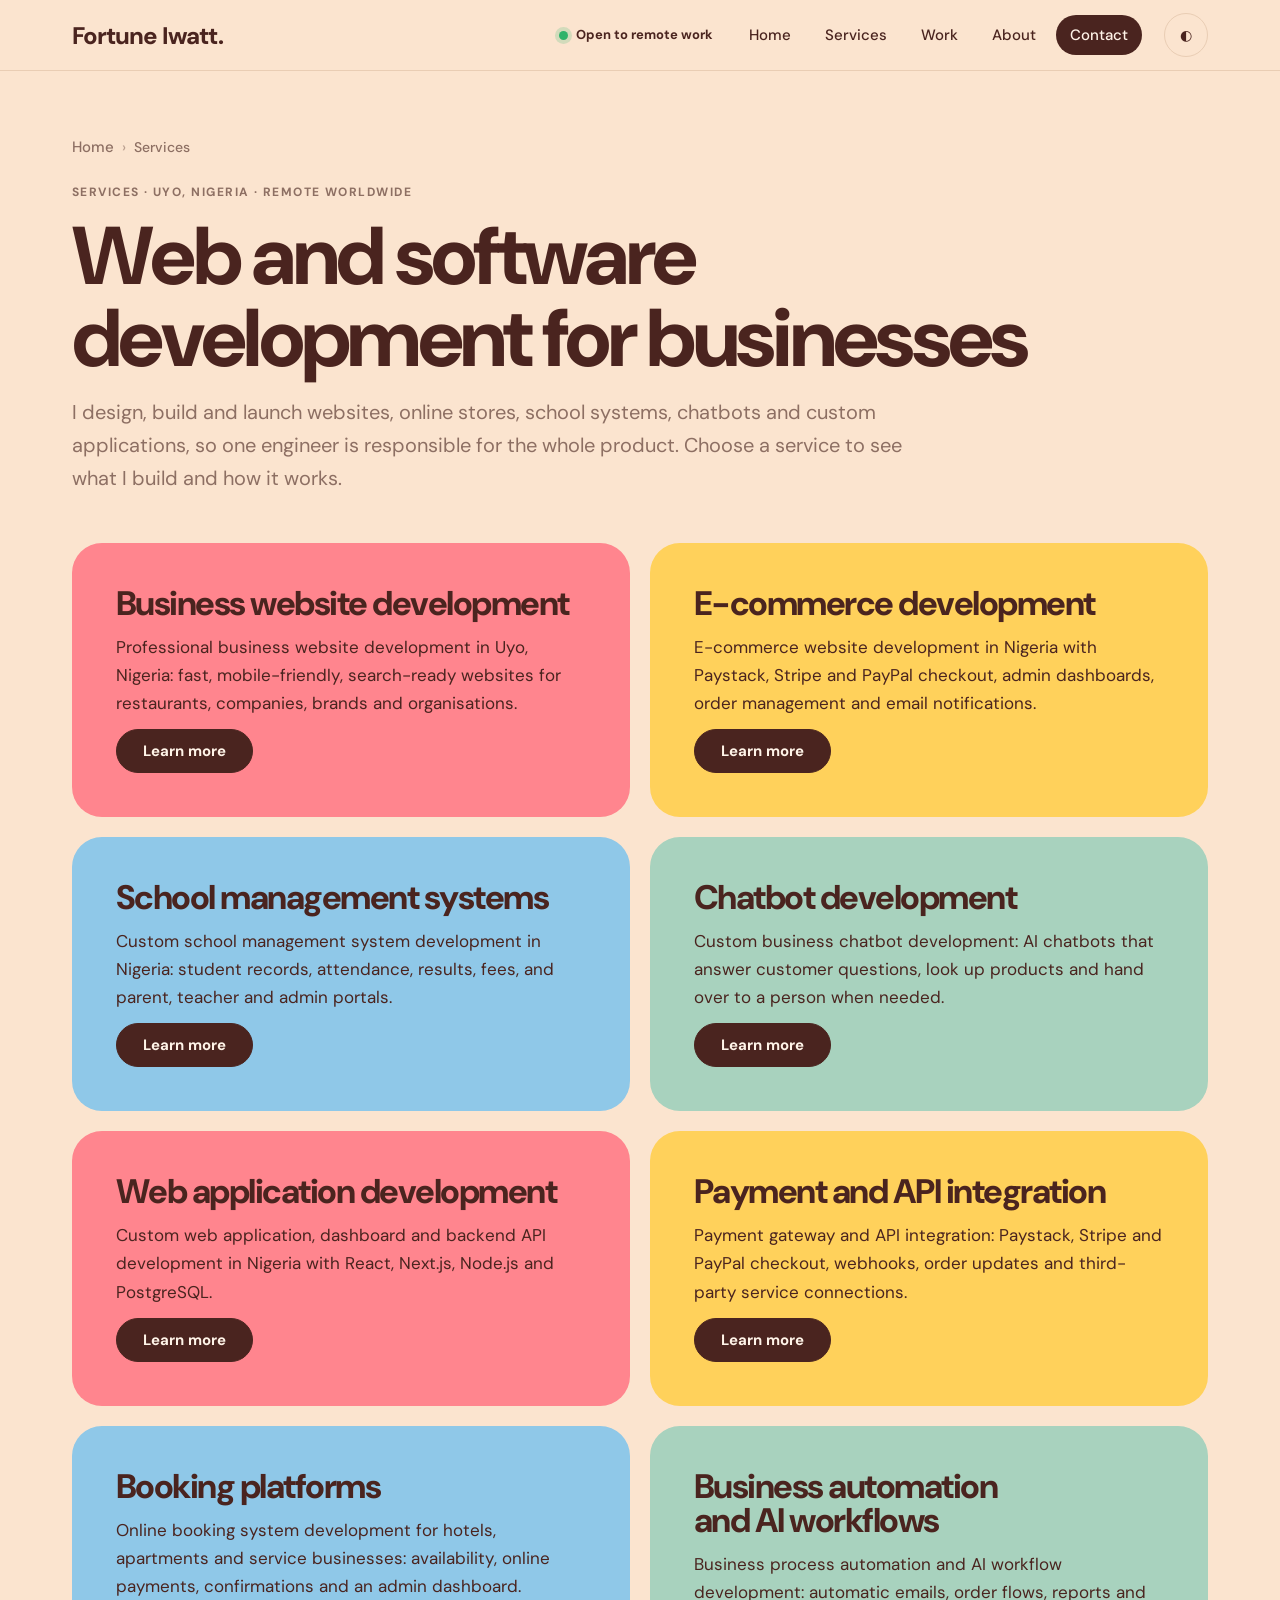
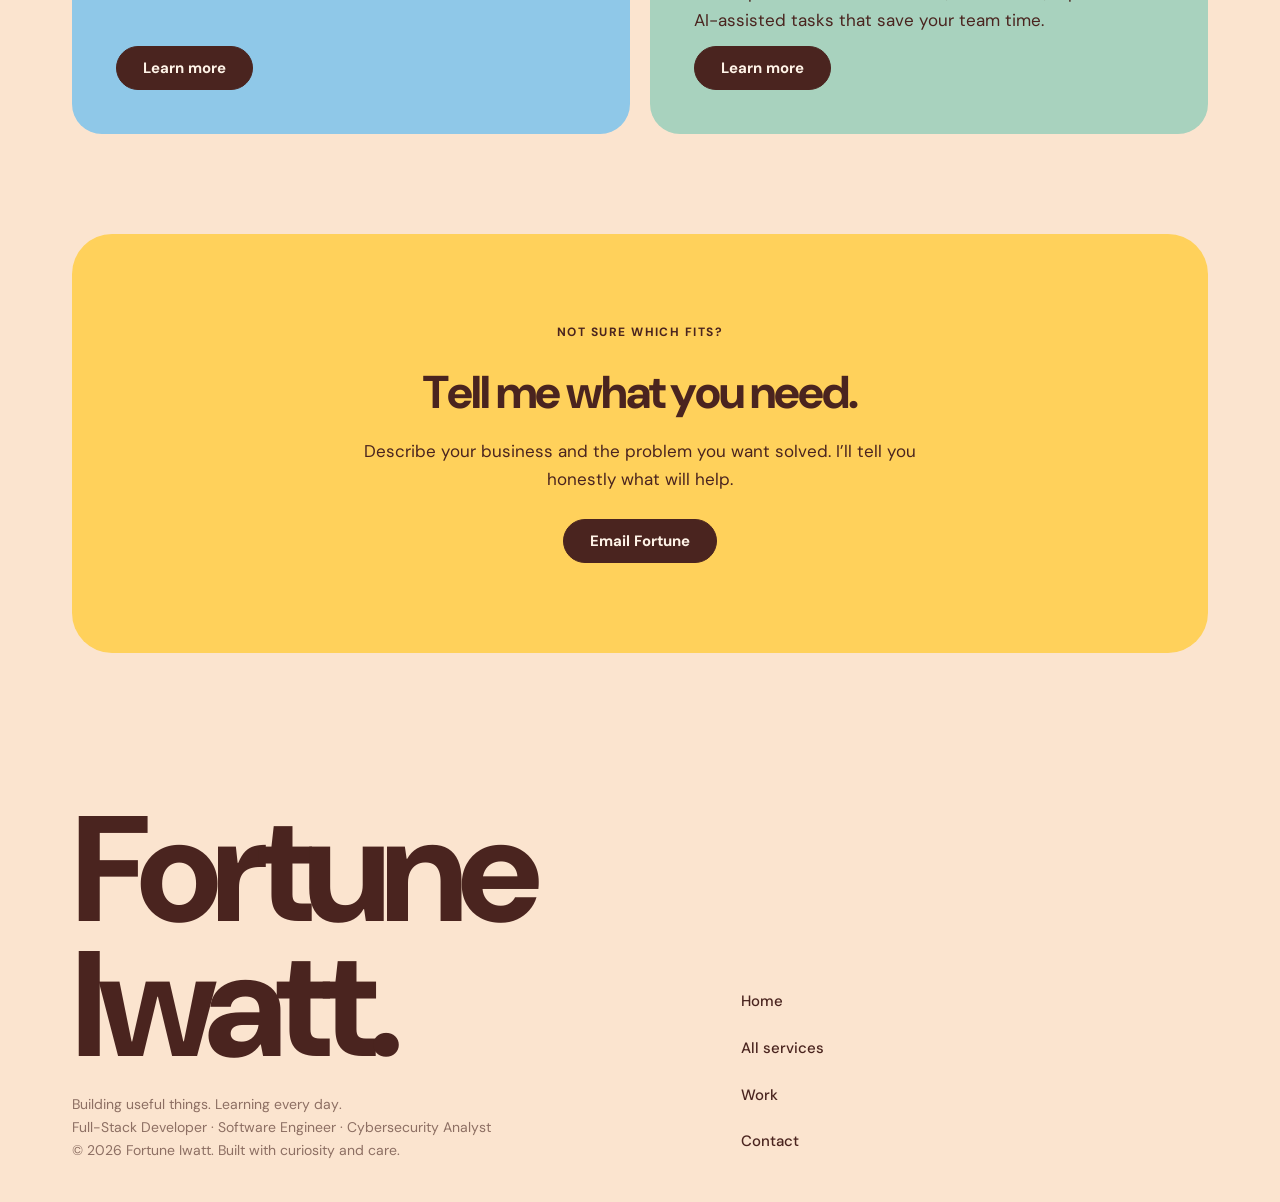
<file: services/index.html>
<!DOCTYPE html>
<html lang="en">
<head>
<meta charset="utf-8">
<meta name="viewport" content="width=device-width, initial-scale=1, viewport-fit=cover">
<title>Web &amp; Software Development Services in Nigeria | Fortune Iwatt</title>
<meta name="description" content="Web and software development services from Uyo, Nigeria: business websites, e-commerce, school management systems, chatbots, web apps, payments and automation.">
<meta name="author" content="Fortune Iwatt">
<meta name="robots" content="index, follow, max-image-preview:large, max-snippet:-1, max-video-preview:-1">
<meta name="theme-color" content="#FBE4CF">
<link rel="canonical" href="https://devfortuneportfolio.vercel.app/services/">
<meta property="og:type" content="website">
<meta property="og:site_name" content="Fortune Iwatt">
<meta property="og:title" content="Web &amp; Software Development Services in Nigeria | Fortune Iwatt">
<meta property="og:description" content="Web and software development services from Uyo, Nigeria: business websites, e-commerce, school management systems, chatbots, web apps, payments and automation.">
<meta property="og:url" content="https://devfortuneportfolio.vercel.app/services/">
<meta property="og:image" content="https://devfortuneportfolio.vercel.app/images/og-image.png">
<meta property="og:image:width" content="1200">
<meta property="og:image:height" content="630">
<meta name="twitter:card" content="summary_large_image">
<meta name="twitter:site" content="@iwattfortune">
<meta name="twitter:title" content="Web &amp; Software Development Services in Nigeria | Fortune Iwatt">
<meta name="twitter:description" content="Web and software development services from Uyo, Nigeria: business websites, e-commerce, school management systems, chatbots, web apps, payments and automation.">
<meta name="twitter:image" content="https://devfortuneportfolio.vercel.app/images/og-image.png">
<link rel="preconnect" href="https://fonts.googleapis.com">
<link rel="preconnect" href="https://fonts.gstatic.com" crossorigin>
<link href="https://fonts.googleapis.com/css2?family=DM+Sans:ital,opsz,wght@0,9..40,400;0,9..40,500;0,9..40,700;0,9..40,800;1,9..40,700&family=JetBrains+Mono:wght@400;500&display=swap" rel="stylesheet">
<link rel="icon" href="../images/favicon.svg" type="image/svg+xml">
<link rel="stylesheet" href="../css/styles.css">
<script type="application/ld+json">
{
  "@context": "https://schema.org",
  "@graph": [
    {
      "@type": "CollectionPage",
      "@id": "https://devfortuneportfolio.vercel.app/services/#page",
      "name": "Web & Software Development Services in Nigeria | Fortune Iwatt",
      "url": "https://devfortuneportfolio.vercel.app/services/",
      "description": "Web and software development services from Uyo, Nigeria: business websites, e-commerce, school management systems, chatbots, web apps, payments and automation.",
      "about": {
        "@id": "https://devfortuneportfolio.vercel.app/#service"
      }
    },
    {
      "@type": "BreadcrumbList",
      "itemListElement": [
        {
          "@type": "ListItem",
          "position": 1,
          "name": "Home",
          "item": "https://devfortuneportfolio.vercel.app/"
        },
        {
          "@type": "ListItem",
          "position": 2,
          "name": "Services",
          "item": "https://devfortuneportfolio.vercel.app/services/"
        }
      ]
    },
    {
      "@type": "ItemList",
      "itemListElement": [
        {
          "@type": "ListItem",
          "position": 1,
          "name": "Business website development",
          "url": "https://devfortuneportfolio.vercel.app/services/website-development/"
        },
        {
          "@type": "ListItem",
          "position": 2,
          "name": "E-commerce development",
          "url": "https://devfortuneportfolio.vercel.app/services/ecommerce-development/"
        },
        {
          "@type": "ListItem",
          "position": 3,
          "name": "School management systems",
          "url": "https://devfortuneportfolio.vercel.app/services/school-management-systems/"
        },
        {
          "@type": "ListItem",
          "position": 4,
          "name": "Chatbot development",
          "url": "https://devfortuneportfolio.vercel.app/services/chatbot-development/"
        },
        {
          "@type": "ListItem",
          "position": 5,
          "name": "Web application development",
          "url": "https://devfortuneportfolio.vercel.app/services/web-application-development/"
        },
        {
          "@type": "ListItem",
          "position": 6,
          "name": "Payment and API integration",
          "url": "https://devfortuneportfolio.vercel.app/services/payment-api-integration/"
        },
        {
          "@type": "ListItem",
          "position": 7,
          "name": "Booking platforms",
          "url": "https://devfortuneportfolio.vercel.app/services/booking-platforms/"
        },
        {
          "@type": "ListItem",
          "position": 8,
          "name": "Business automation and AI workflows",
          "url": "https://devfortuneportfolio.vercel.app/services/business-automation/"
        }
      ]
    }
  ]
}
</script>
</head>
<body>
<header><div class="wrap bar">
<a class="logo" href="/">Fortune Iwatt.</a>
<span class="avail"><i class="dot"></i><span class="t">Open to remote work</span></span>
<nav class="top" id="nav"><a href="/">Home</a><a href="/services/">Services</a><a href="/#work">Work</a><a href="/#about">About</a><a class="hi" href="/#contact">Contact</a></nav>
<button class="tbtn" id="theme" aria-label="Toggle dark mode">◐</button>
<button class="menu" id="menu" aria-expanded="false" aria-controls="mp" aria-label="Open menu"><span class="bars" aria-hidden="true"><i></i><i></i><i></i></span></button>
</div></header>
<nav class="mpanel" id="mp" aria-label="Mobile"><a href="/">Home <span>→</span></a><a href="/services/">Services <span>→</span></a><a href="/#work">Work <span>→</span></a><a href="/#about">About <span>→</span></a><a href="/#contact">Contact <span>→</span></a></nav>
<main class="sp">
<section class="sp-hero"><div class="wrap">
<nav class="crumbs" aria-label="Breadcrumb"><a href="/">Home</a><span>›</span>Services</nav>
<p class="eyebrow">Services · Uyo, Nigeria · Remote worldwide</p>
<h1>Web and software development for businesses</h1>
<p class="lede">I design, build and launch websites, online stores, school systems, chatbots and custom applications, so one engineer is responsible for the whole product. Choose a service to see what I build and how it works.</p>
</div></section>
<section style="padding-top:0"><div class="wrap"><div class="hub"><div class="card" style="background:#FF858E"><h2>Business website development</h2><p>Professional business website development in Uyo, Nigeria: fast, mobile-friendly, search-ready websites for restaurants, companies, brands and organisations.</p><a class="btn d" href="/services/website-development/">Learn more</a></div><div class="card" style="background:#FFD15B"><h2>E-commerce development</h2><p>E-commerce website development in Nigeria with Paystack, Stripe and PayPal checkout, admin dashboards, order management and email notifications.</p><a class="btn d" href="/services/ecommerce-development/">Learn more</a></div><div class="card" style="background:#8FC8E8"><h2>School management systems</h2><p>Custom school management system development in Nigeria: student records, attendance, results, fees, and parent, teacher and admin portals.</p><a class="btn d" href="/services/school-management-systems/">Learn more</a></div><div class="card" style="background:#A8D2BE"><h2>Chatbot development</h2><p>Custom business chatbot development: AI chatbots that answer customer questions, look up products and hand over to a person when needed.</p><a class="btn d" href="/services/chatbot-development/">Learn more</a></div><div class="card" style="background:#FF858E"><h2>Web application development</h2><p>Custom web application, dashboard and backend API development in Nigeria with React, Next.js, Node.js and PostgreSQL.</p><a class="btn d" href="/services/web-application-development/">Learn more</a></div><div class="card" style="background:#FFD15B"><h2>Payment and API integration</h2><p>Payment gateway and API integration: Paystack, Stripe and PayPal checkout, webhooks, order updates and third-party service connections.</p><a class="btn d" href="/services/payment-api-integration/">Learn more</a></div><div class="card" style="background:#8FC8E8"><h2>Booking platforms</h2><p>Online booking system development for hotels, apartments and service businesses: availability, online payments, confirmations and an admin dashboard.</p><a class="btn d" href="/services/booking-platforms/">Learn more</a></div><div class="card" style="background:#A8D2BE"><h2>Business automation and AI workflows</h2><p>Business process automation and AI workflow development: automatic emails, order flows, reports and AI-assisted tasks that save your team time.</p><a class="btn d" href="/services/business-automation/">Learn more</a></div></div></div></section>
<section style="padding-top:0"><div class="wrap"><div class="big"><p class="eyebrow" style="color:var(--ci)">Not sure which fits?</p><h2>Tell me what you need.</h2><p>Describe your business and the problem you want solved. I’ll tell you honestly what will help.</p><a class="btn d" href="mailto:iwattfortune5@gmail.com?subject=Project%20enquiry">Email Fortune</a></div></div></section>
</main>
<footer><div class="wrap"><div><div class="big2">Fortune Iwatt.</div><small>Building useful things. Learning every day.<br>Full-Stack Developer · Software Engineer · Cybersecurity Analyst<br>© 2026 Fortune Iwatt. Built with curiosity and care.</small></div>
<nav><a href="/">Home</a><a href="/services/">All services</a><a href="/#work">Work</a><a href="/#contact">Contact</a></nav></div></footer>
<script src="../js/page.js" defer></script>
</body>
</html>
</file>
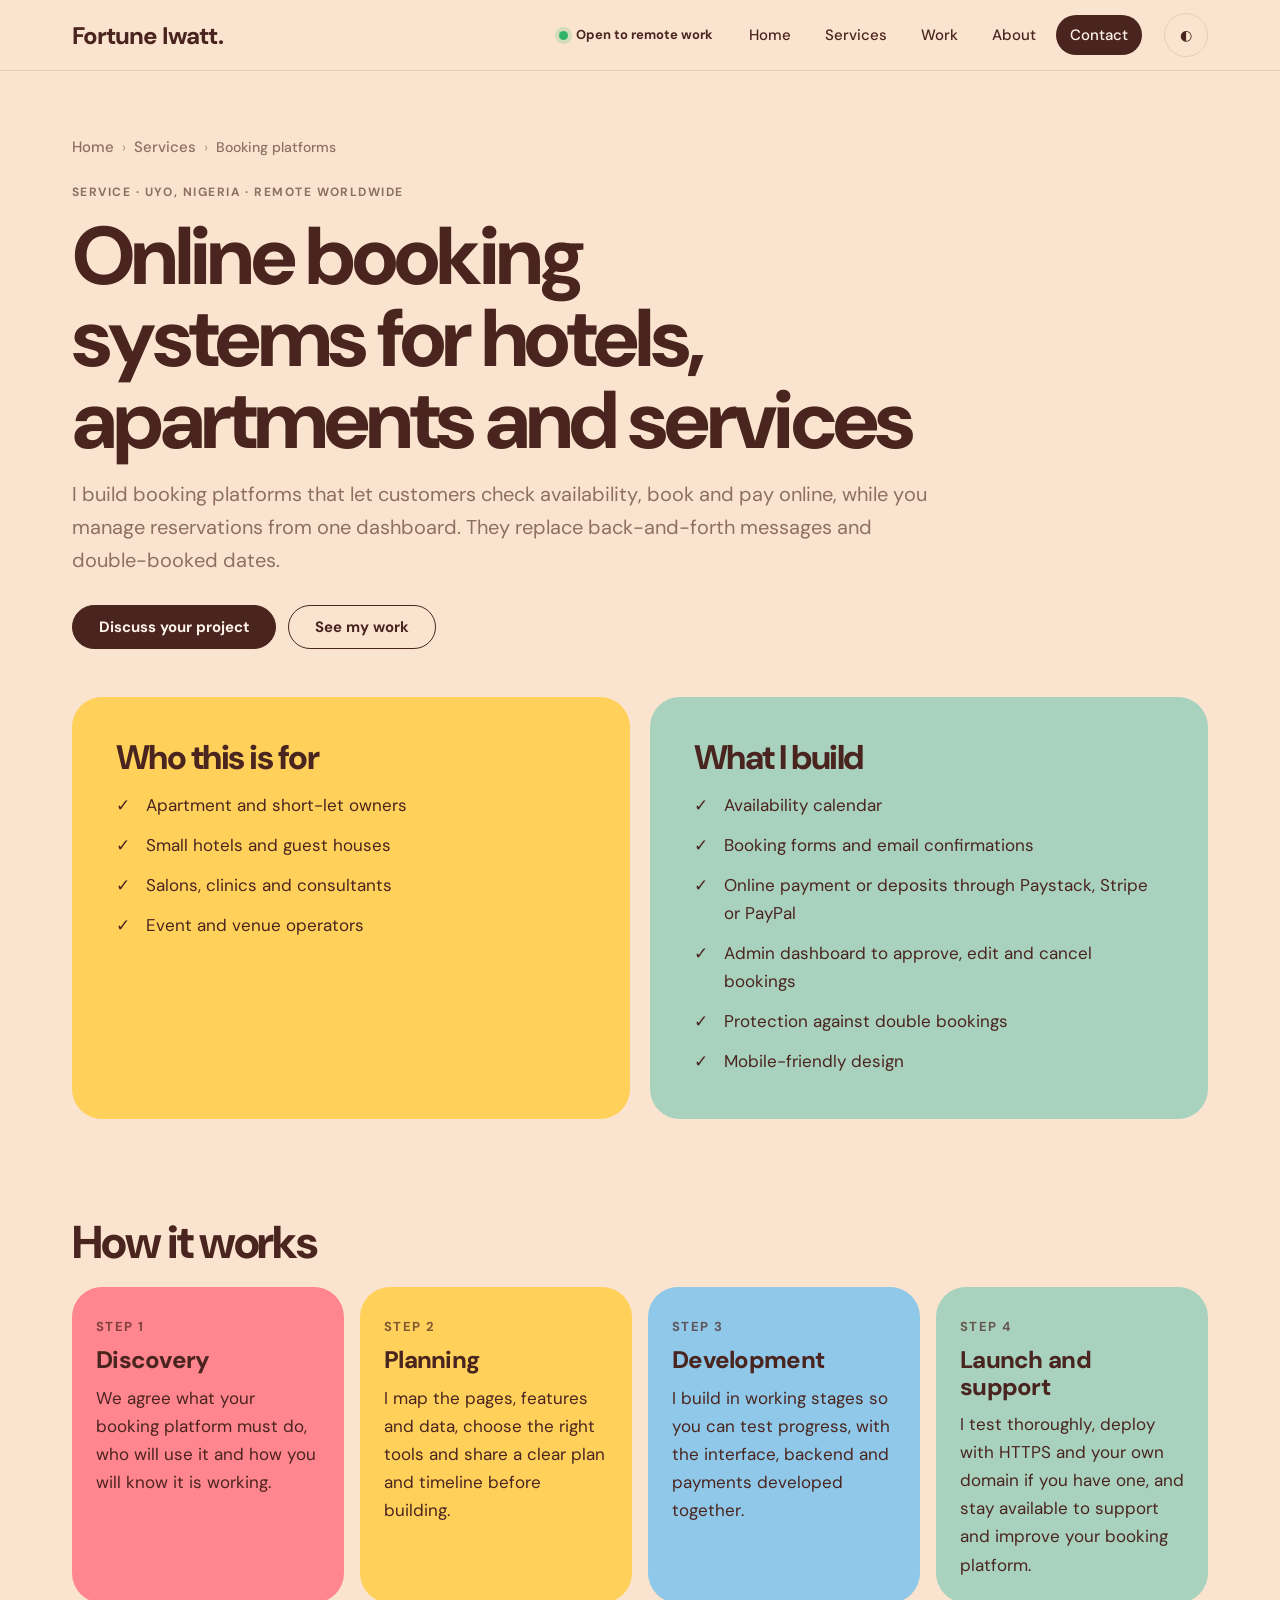
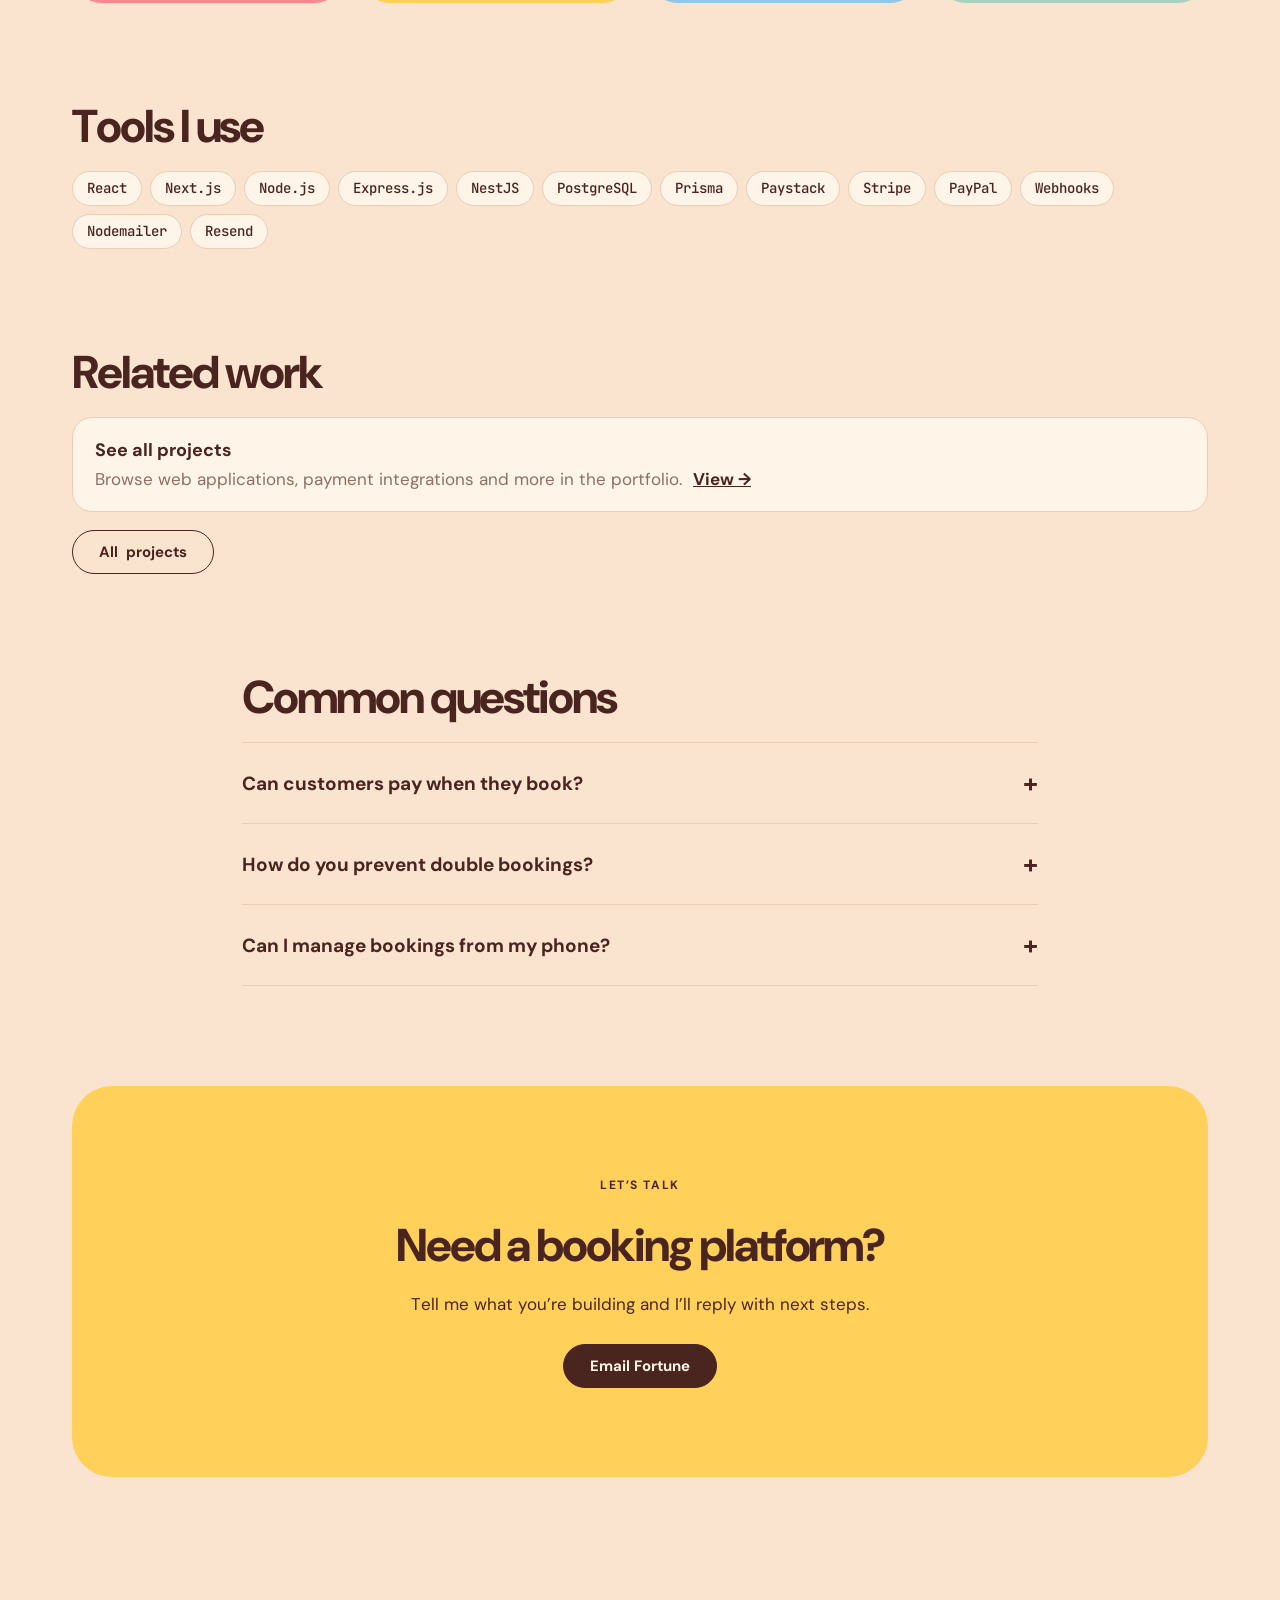
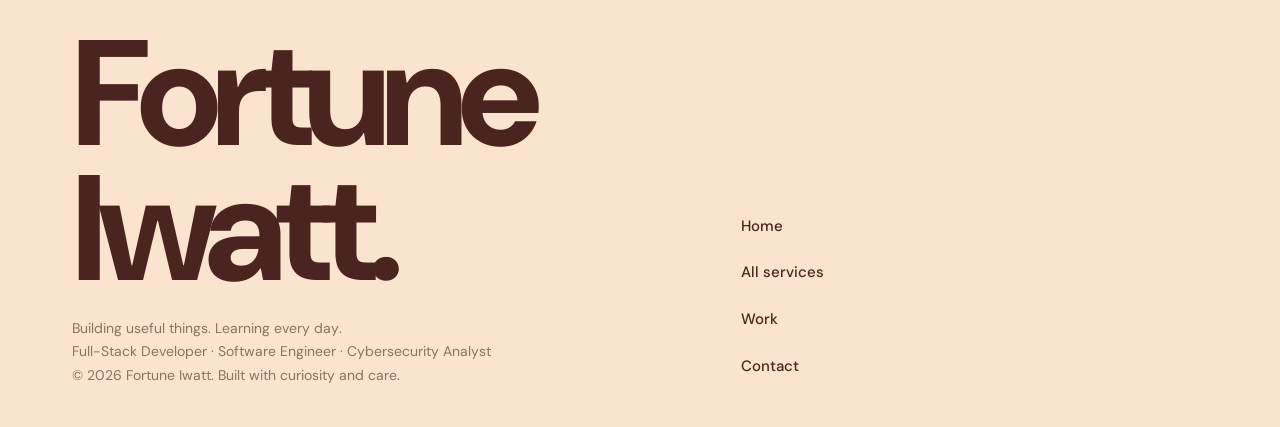
<file: services/booking-platforms/index.html>
<!DOCTYPE html>
<html lang="en">
<head>
<meta charset="utf-8">
<meta name="viewport" content="width=device-width, initial-scale=1, viewport-fit=cover">
<title>Online Booking System Development | Fortune Iwatt</title>
<meta name="description" content="Online booking system development for hotels, apartments and service businesses: availability, online payments, confirmations and an admin dashboard.">
<meta name="author" content="Fortune Iwatt">
<meta name="robots" content="index, follow, max-image-preview:large, max-snippet:-1, max-video-preview:-1">
<meta name="theme-color" content="#FBE4CF">
<link rel="canonical" href="https://devfortuneportfolio.vercel.app/services/booking-platforms/">
<meta property="og:type" content="website">
<meta property="og:site_name" content="Fortune Iwatt">
<meta property="og:title" content="Online Booking System Development | Fortune Iwatt">
<meta property="og:description" content="Online booking system development for hotels, apartments and service businesses: availability, online payments, confirmations and an admin dashboard.">
<meta property="og:url" content="https://devfortuneportfolio.vercel.app/services/booking-platforms/">
<meta property="og:image" content="https://devfortuneportfolio.vercel.app/images/og-image.png">
<meta property="og:image:width" content="1200">
<meta property="og:image:height" content="630">
<meta name="twitter:card" content="summary_large_image">
<meta name="twitter:site" content="@iwattfortune">
<meta name="twitter:title" content="Online Booking System Development | Fortune Iwatt">
<meta name="twitter:description" content="Online booking system development for hotels, apartments and service businesses: availability, online payments, confirmations and an admin dashboard.">
<meta name="twitter:image" content="https://devfortuneportfolio.vercel.app/images/og-image.png">
<link rel="preconnect" href="https://fonts.googleapis.com">
<link rel="preconnect" href="https://fonts.gstatic.com" crossorigin>
<link href="https://fonts.googleapis.com/css2?family=DM+Sans:ital,opsz,wght@0,9..40,400;0,9..40,500;0,9..40,700;0,9..40,800;1,9..40,700&family=JetBrains+Mono:wght@400;500&display=swap" rel="stylesheet">
<link rel="icon" href="../../images/favicon.svg" type="image/svg+xml">
<link rel="stylesheet" href="../../css/styles.css">
<script type="application/ld+json">
{
  "@context": "https://schema.org",
  "@graph": [
    {
      "@type": "Service",
      "@id": "https://devfortuneportfolio.vercel.app/services/booking-platforms/#service",
      "name": "Booking platforms",
      "serviceType": "Booking platforms",
      "description": "Online booking system development for hotels, apartments and service businesses: availability, online payments, confirmations and an admin dashboard.",
      "url": "https://devfortuneportfolio.vercel.app/services/booking-platforms/",
      "provider": {
        "@id": "https://devfortuneportfolio.vercel.app/#person"
      },
      "areaServed": [
        {
          "@type": "Country",
          "name": "Nigeria"
        },
        "Worldwide (remote)"
      ]
    },
    {
      "@type": "BreadcrumbList",
      "itemListElement": [
        {
          "@type": "ListItem",
          "position": 1,
          "name": "Home",
          "item": "https://devfortuneportfolio.vercel.app/"
        },
        {
          "@type": "ListItem",
          "position": 2,
          "name": "Services",
          "item": "https://devfortuneportfolio.vercel.app/services/"
        },
        {
          "@type": "ListItem",
          "position": 3,
          "name": "Booking platforms",
          "item": "https://devfortuneportfolio.vercel.app/services/booking-platforms/"
        }
      ]
    },
    {
      "@type": "FAQPage",
      "mainEntity": [
        {
          "@type": "Question",
          "name": "Can customers pay when they book?",
          "acceptedAnswer": {
            "@type": "Answer",
            "text": "Yes. Payment or deposits can be collected through Paystack, Stripe or PayPal."
          }
        },
        {
          "@type": "Question",
          "name": "How do you prevent double bookings?",
          "acceptedAnswer": {
            "@type": "Answer",
            "text": "The system checks availability on the server before confirming a booking, so the same dates or time slot cannot be reserved twice."
          }
        },
        {
          "@type": "Question",
          "name": "Can I manage bookings from my phone?",
          "acceptedAnswer": {
            "@type": "Answer",
            "text": "Yes. The admin dashboard is built to work on phones as well as computers."
          }
        }
      ]
    }
  ]
}
</script>
</head>
<body>
<header><div class="wrap bar">
<a class="logo" href="/">Fortune Iwatt.</a>
<span class="avail"><i class="dot"></i><span class="t">Open to remote work</span></span>
<nav class="top" id="nav"><a href="/">Home</a><a href="/services/">Services</a><a href="/#work">Work</a><a href="/#about">About</a><a class="hi" href="/#contact">Contact</a></nav>
<button class="tbtn" id="theme" aria-label="Toggle dark mode">◐</button>
<button class="menu" id="menu" aria-expanded="false" aria-controls="mp" aria-label="Open menu"><span class="bars" aria-hidden="true"><i></i><i></i><i></i></span></button>
</div></header>
<nav class="mpanel" id="mp" aria-label="Mobile"><a href="/">Home <span>→</span></a><a href="/services/">Services <span>→</span></a><a href="/#work">Work <span>→</span></a><a href="/#about">About <span>→</span></a><a href="/#contact">Contact <span>→</span></a></nav>
<main class="sp">
<section class="sp-hero"><div class="wrap">
<nav class="crumbs" aria-label="Breadcrumb"><a href="/">Home</a><span>›</span><a href="/services/">Services</a><span>›</span>Booking platforms</nav>
<p class="eyebrow">Service · Uyo, Nigeria · Remote worldwide</p>
<h1>Online booking systems for hotels, apartments and services</h1>
<p class="lede">I build booking platforms that let customers check availability, book and pay online, while you manage reservations from one dashboard. They replace back-and-forth messages and double-booked dates.</p>
<div class="cta"><a class="btn d" href="mailto:iwattfortune5@gmail.com?subject=Booking%20platforms%20enquiry">Discuss your project</a><a class="btn" href="/#work">See my work</a></div>
</div></section>
<section style="padding-top:0"><div class="wrap two">
<div class="card" style="background:var(--yel)"><h2>Who this is for</h2><ul><li>Apartment and short-let owners</li><li>Small hotels and guest houses</li><li>Salons, clinics and consultants</li><li>Event and venue operators</li></ul></div>
<div class="card" style="background:var(--mint)"><h2>What I build</h2><ul><li>Availability calendar</li><li>Booking forms and email confirmations</li><li>Online payment or deposits through Paystack, Stripe or PayPal</li><li>Admin dashboard to approve, edit and cancel bookings</li><li>Protection against double bookings</li><li>Mobile-friendly design</li></ul></div>
</div></section>
<section style="padding-top:0"><div class="wrap"><h2>How it works</h2><div class="steps4"><div class="card" style="background:#FF858E"><span class="n">Step 1</span><h3>Discovery</h3><p>We agree what your booking platform must do, who will use it and how you will know it is working.</p></div><div class="card" style="background:#FFD15B"><span class="n">Step 2</span><h3>Planning</h3><p>I map the pages, features and data, choose the right tools and share a clear plan and timeline before building.</p></div><div class="card" style="background:#8FC8E8"><span class="n">Step 3</span><h3>Development</h3><p>I build in working stages so you can test progress, with the interface, backend and payments developed together.</p></div><div class="card" style="background:#A8D2BE"><span class="n">Step 4</span><h3>Launch and support</h3><p>I test thoroughly, deploy with HTTPS and your own domain if you have one, and stay available to support and improve your booking platform.</p></div></div></div></section>
<section style="padding-top:0"><div class="wrap"><h2>Tools I use</h2><ul class="techl"><li>React</li><li>Next.js</li><li>Node.js</li><li>Express.js</li><li>NestJS</li><li>PostgreSQL</li><li>Prisma</li><li>Paystack</li><li>Stripe</li><li>PayPal</li><li>Webhooks</li><li>Nodemailer</li><li>Resend</li></ul></div></section>
<section style="padding-top:0"><div class="wrap"><h2>Related work</h2><ul class="rel"><li><b>See all projects</b><span>Browse web applications, payment integrations and more in the portfolio.</span> <a href="/#work">View →</a></li></ul><p style="margin-top:18px"><a class="btn" href="/#work">All projects</a></p></div></section>
<section style="padding-top:0"><div class="wrap faq" style="max-width:860px"><h2>Common questions</h2><details><summary>Can customers pay when they book?</summary><p>Yes. Payment or deposits can be collected through Paystack, Stripe or PayPal.</p></details><details><summary>How do you prevent double bookings?</summary><p>The system checks availability on the server before confirming a booking, so the same dates or time slot cannot be reserved twice.</p></details><details><summary>Can I manage bookings from my phone?</summary><p>Yes. The admin dashboard is built to work on phones as well as computers.</p></details></div></section>
<section style="padding-top:0"><div class="wrap"><div class="big"><p class="eyebrow" style="color:var(--ci)">Let’s talk</p><h2>Need a booking platform?</h2><p>Tell me what you’re building and I’ll reply with next steps.</p><a class="btn d" href="mailto:iwattfortune5@gmail.com?subject=Booking%20platforms%20enquiry">Email Fortune</a></div></div></section>
</main>
<footer><div class="wrap"><div><div class="big2">Fortune Iwatt.</div><small>Building useful things. Learning every day.<br>Full-Stack Developer · Software Engineer · Cybersecurity Analyst<br>© 2026 Fortune Iwatt. Built with curiosity and care.</small></div>
<nav><a href="/">Home</a><a href="/services/">All services</a><a href="/#work">Work</a><a href="/#contact">Contact</a></nav></div></footer>
<script src="../../js/page.js" defer></script>
</body>
</html>
</file>
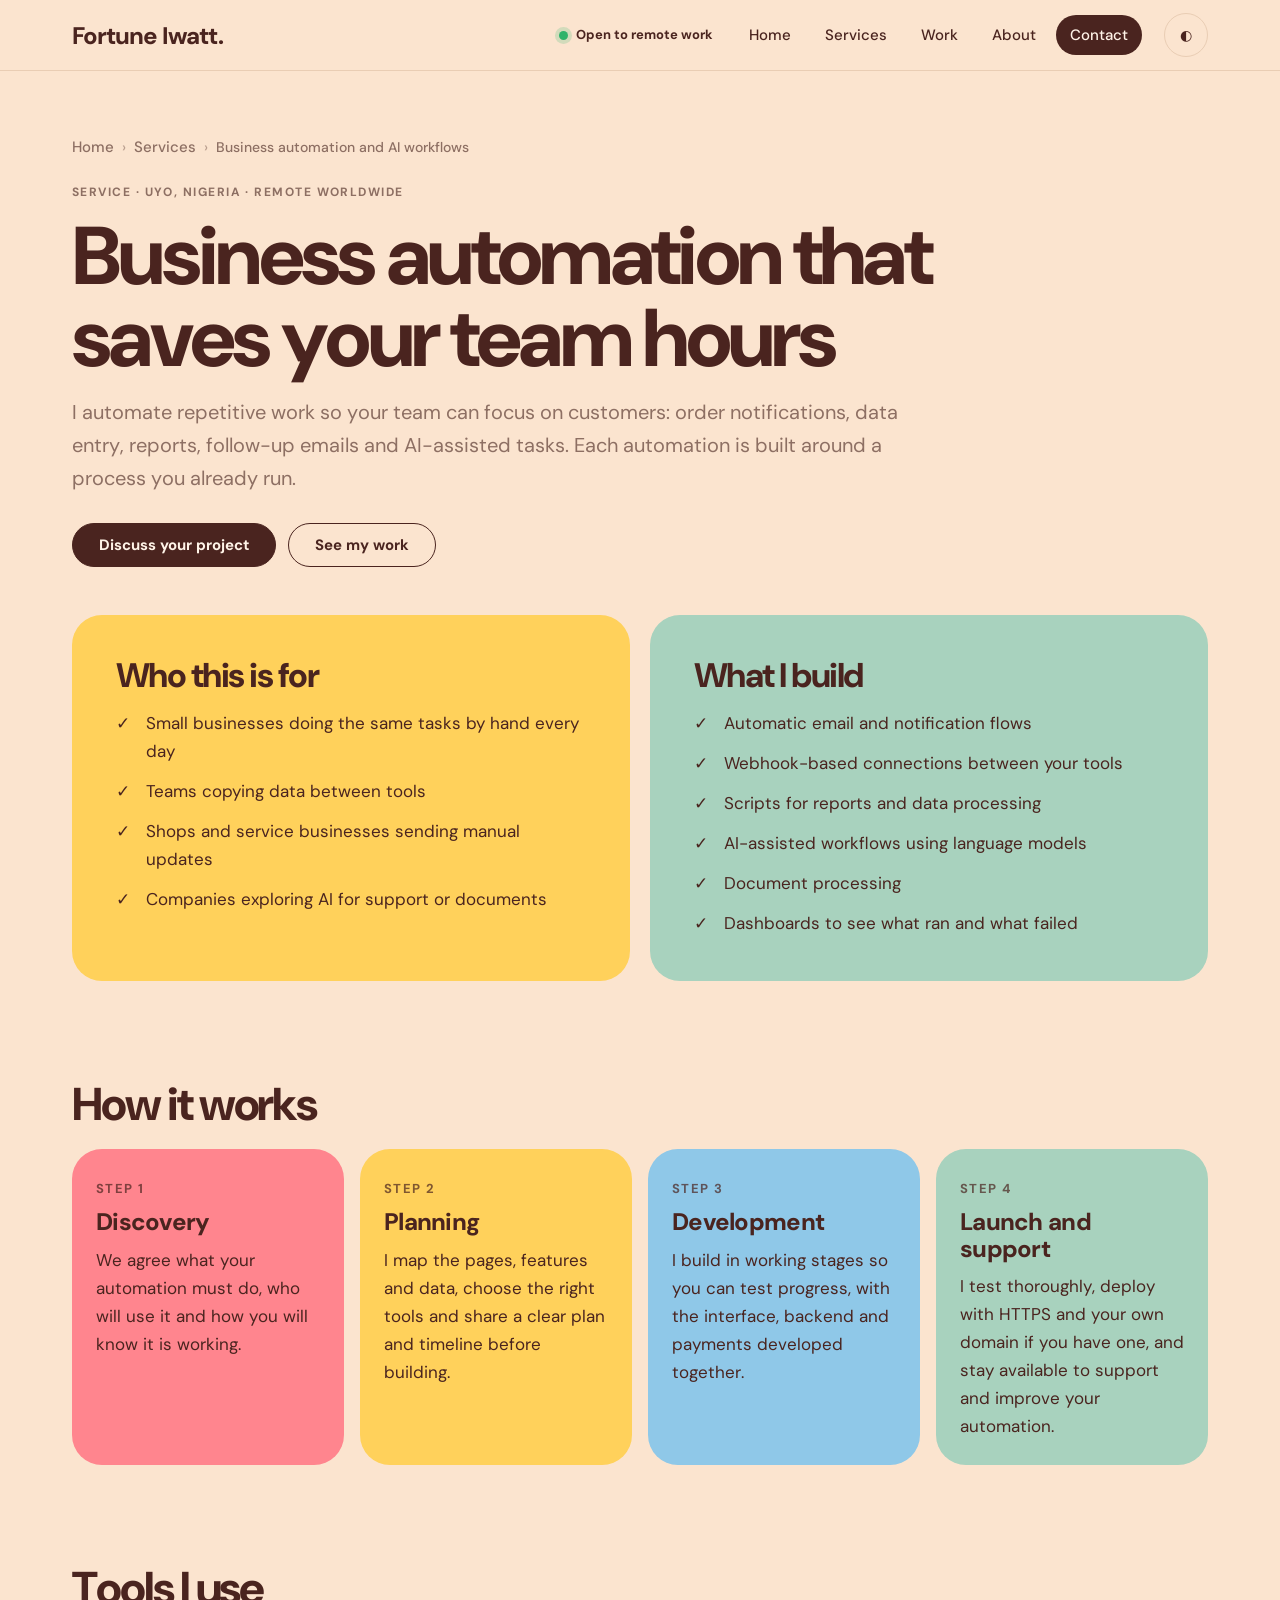
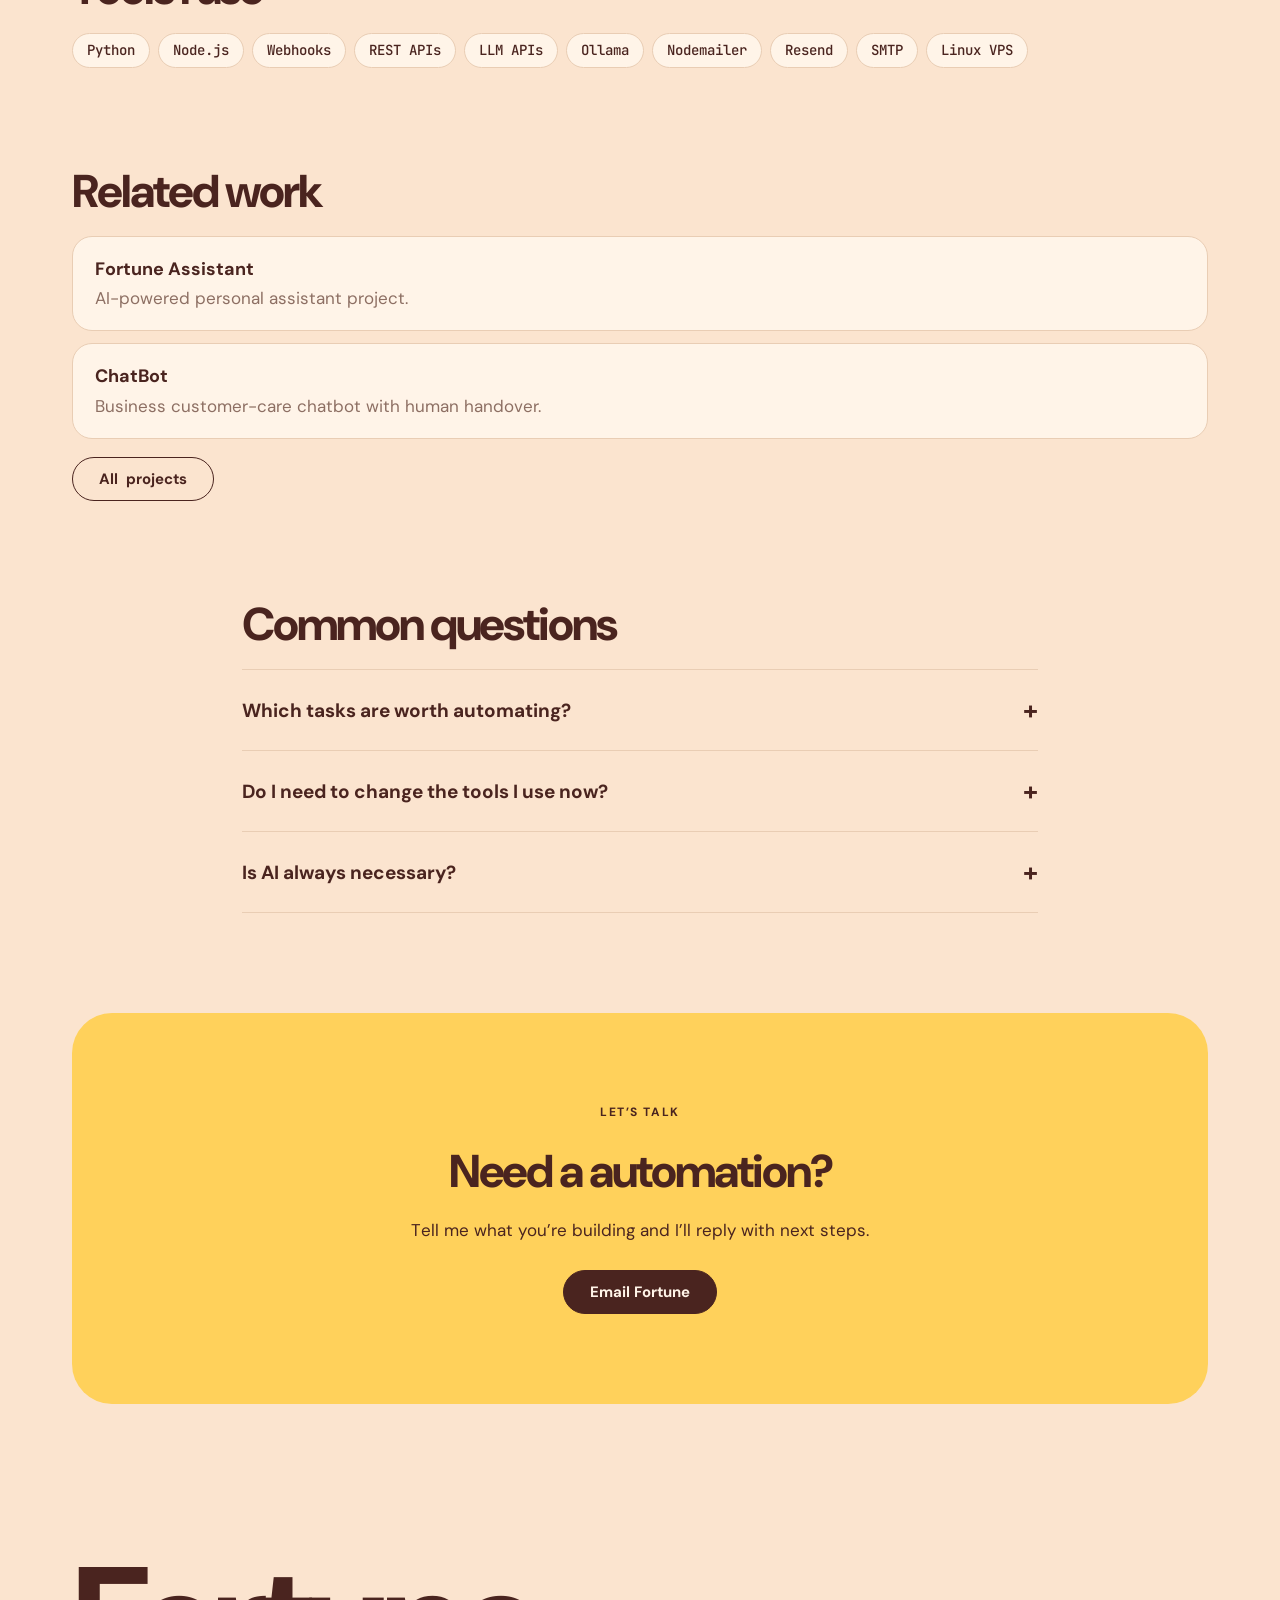
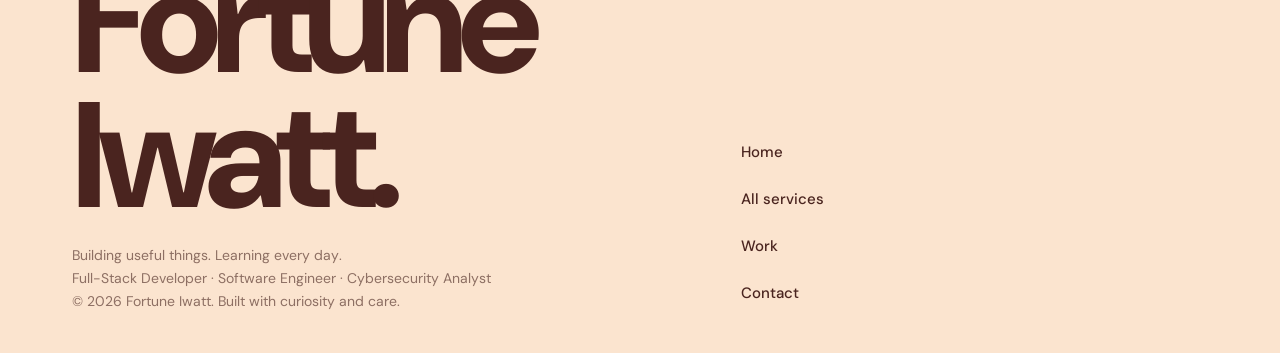
<file: services/business-automation/index.html>
<!DOCTYPE html>
<html lang="en">
<head>
<meta charset="utf-8">
<meta name="viewport" content="width=device-width, initial-scale=1, viewport-fit=cover">
<title>Business Automation &amp; AI Workflow Development | Fortune Iwatt</title>
<meta name="description" content="Business process automation and AI workflow development: automatic emails, order flows, reports and AI-assisted tasks that save your team time.">
<meta name="author" content="Fortune Iwatt">
<meta name="robots" content="index, follow, max-image-preview:large, max-snippet:-1, max-video-preview:-1">
<meta name="theme-color" content="#FBE4CF">
<link rel="canonical" href="https://devfortuneportfolio.vercel.app/services/business-automation/">
<meta property="og:type" content="website">
<meta property="og:site_name" content="Fortune Iwatt">
<meta property="og:title" content="Business Automation &amp; AI Workflow Development | Fortune Iwatt">
<meta property="og:description" content="Business process automation and AI workflow development: automatic emails, order flows, reports and AI-assisted tasks that save your team time.">
<meta property="og:url" content="https://devfortuneportfolio.vercel.app/services/business-automation/">
<meta property="og:image" content="https://devfortuneportfolio.vercel.app/images/og-image.png">
<meta property="og:image:width" content="1200">
<meta property="og:image:height" content="630">
<meta name="twitter:card" content="summary_large_image">
<meta name="twitter:site" content="@iwattfortune">
<meta name="twitter:title" content="Business Automation &amp; AI Workflow Development | Fortune Iwatt">
<meta name="twitter:description" content="Business process automation and AI workflow development: automatic emails, order flows, reports and AI-assisted tasks that save your team time.">
<meta name="twitter:image" content="https://devfortuneportfolio.vercel.app/images/og-image.png">
<link rel="preconnect" href="https://fonts.googleapis.com">
<link rel="preconnect" href="https://fonts.gstatic.com" crossorigin>
<link href="https://fonts.googleapis.com/css2?family=DM+Sans:ital,opsz,wght@0,9..40,400;0,9..40,500;0,9..40,700;0,9..40,800;1,9..40,700&family=JetBrains+Mono:wght@400;500&display=swap" rel="stylesheet">
<link rel="icon" href="../../images/favicon.svg" type="image/svg+xml">
<link rel="stylesheet" href="../../css/styles.css">
<script type="application/ld+json">
{
  "@context": "https://schema.org",
  "@graph": [
    {
      "@type": "Service",
      "@id": "https://devfortuneportfolio.vercel.app/services/business-automation/#service",
      "name": "Business automation and AI workflows",
      "serviceType": "Business automation and AI workflows",
      "description": "Business process automation and AI workflow development: automatic emails, order flows, reports and AI-assisted tasks that save your team time.",
      "url": "https://devfortuneportfolio.vercel.app/services/business-automation/",
      "provider": {
        "@id": "https://devfortuneportfolio.vercel.app/#person"
      },
      "areaServed": [
        {
          "@type": "Country",
          "name": "Nigeria"
        },
        "Worldwide (remote)"
      ]
    },
    {
      "@type": "BreadcrumbList",
      "itemListElement": [
        {
          "@type": "ListItem",
          "position": 1,
          "name": "Home",
          "item": "https://devfortuneportfolio.vercel.app/"
        },
        {
          "@type": "ListItem",
          "position": 2,
          "name": "Services",
          "item": "https://devfortuneportfolio.vercel.app/services/"
        },
        {
          "@type": "ListItem",
          "position": 3,
          "name": "Business automation and AI workflows",
          "item": "https://devfortuneportfolio.vercel.app/services/business-automation/"
        }
      ]
    },
    {
      "@type": "FAQPage",
      "mainEntity": [
        {
          "@type": "Question",
          "name": "Which tasks are worth automating?",
          "acceptedAnswer": {
            "@type": "Answer",
            "text": "Tasks that repeat often, follow clear rules and take real time, such as sending confirmations, updating records or producing reports."
          }
        },
        {
          "@type": "Question",
          "name": "Do I need to change the tools I use now?",
          "acceptedAnswer": {
            "@type": "Answer",
            "text": "Usually not. Automations are built to connect with the tools you already use through their APIs and webhooks."
          }
        },
        {
          "@type": "Question",
          "name": "Is AI always necessary?",
          "acceptedAnswer": {
            "@type": "Answer",
            "text": "No. Many automations work better with simple rules. I only use AI where it clearly helps, such as understanding text or documents."
          }
        }
      ]
    }
  ]
}
</script>
</head>
<body>
<header><div class="wrap bar">
<a class="logo" href="/">Fortune Iwatt.</a>
<span class="avail"><i class="dot"></i><span class="t">Open to remote work</span></span>
<nav class="top" id="nav"><a href="/">Home</a><a href="/services/">Services</a><a href="/#work">Work</a><a href="/#about">About</a><a class="hi" href="/#contact">Contact</a></nav>
<button class="tbtn" id="theme" aria-label="Toggle dark mode">◐</button>
<button class="menu" id="menu" aria-expanded="false" aria-controls="mp" aria-label="Open menu"><span class="bars" aria-hidden="true"><i></i><i></i><i></i></span></button>
</div></header>
<nav class="mpanel" id="mp" aria-label="Mobile"><a href="/">Home <span>→</span></a><a href="/services/">Services <span>→</span></a><a href="/#work">Work <span>→</span></a><a href="/#about">About <span>→</span></a><a href="/#contact">Contact <span>→</span></a></nav>
<main class="sp">
<section class="sp-hero"><div class="wrap">
<nav class="crumbs" aria-label="Breadcrumb"><a href="/">Home</a><span>›</span><a href="/services/">Services</a><span>›</span>Business automation and AI workflows</nav>
<p class="eyebrow">Service · Uyo, Nigeria · Remote worldwide</p>
<h1>Business automation that saves your team hours</h1>
<p class="lede">I automate repetitive work so your team can focus on customers: order notifications, data entry, reports, follow-up emails and AI-assisted tasks. Each automation is built around a process you already run.</p>
<div class="cta"><a class="btn d" href="mailto:iwattfortune5@gmail.com?subject=Business%20automation%20and%20AI%20workflows%20enquiry">Discuss your project</a><a class="btn" href="/#work">See my work</a></div>
</div></section>
<section style="padding-top:0"><div class="wrap two">
<div class="card" style="background:var(--yel)"><h2>Who this is for</h2><ul><li>Small businesses doing the same tasks by hand every day</li><li>Teams copying data between tools</li><li>Shops and service businesses sending manual updates</li><li>Companies exploring AI for support or documents</li></ul></div>
<div class="card" style="background:var(--mint)"><h2>What I build</h2><ul><li>Automatic email and notification flows</li><li>Webhook-based connections between your tools</li><li>Scripts for reports and data processing</li><li>AI-assisted workflows using language models</li><li>Document processing</li><li>Dashboards to see what ran and what failed</li></ul></div>
</div></section>
<section style="padding-top:0"><div class="wrap"><h2>How it works</h2><div class="steps4"><div class="card" style="background:#FF858E"><span class="n">Step 1</span><h3>Discovery</h3><p>We agree what your automation must do, who will use it and how you will know it is working.</p></div><div class="card" style="background:#FFD15B"><span class="n">Step 2</span><h3>Planning</h3><p>I map the pages, features and data, choose the right tools and share a clear plan and timeline before building.</p></div><div class="card" style="background:#8FC8E8"><span class="n">Step 3</span><h3>Development</h3><p>I build in working stages so you can test progress, with the interface, backend and payments developed together.</p></div><div class="card" style="background:#A8D2BE"><span class="n">Step 4</span><h3>Launch and support</h3><p>I test thoroughly, deploy with HTTPS and your own domain if you have one, and stay available to support and improve your automation.</p></div></div></div></section>
<section style="padding-top:0"><div class="wrap"><h2>Tools I use</h2><ul class="techl"><li>Python</li><li>Node.js</li><li>Webhooks</li><li>REST APIs</li><li>LLM APIs</li><li>Ollama</li><li>Nodemailer</li><li>Resend</li><li>SMTP</li><li>Linux VPS</li></ul></div></section>
<section style="padding-top:0"><div class="wrap"><h2>Related work</h2><ul class="rel"><li><b>Fortune Assistant</b><span>AI-powered personal assistant project.</span></li><li><b>ChatBot</b><span>Business customer-care chatbot with human handover.</span></li></ul><p style="margin-top:18px"><a class="btn" href="/#work">All projects</a></p></div></section>
<section style="padding-top:0"><div class="wrap faq" style="max-width:860px"><h2>Common questions</h2><details><summary>Which tasks are worth automating?</summary><p>Tasks that repeat often, follow clear rules and take real time, such as sending confirmations, updating records or producing reports.</p></details><details><summary>Do I need to change the tools I use now?</summary><p>Usually not. Automations are built to connect with the tools you already use through their APIs and webhooks.</p></details><details><summary>Is AI always necessary?</summary><p>No. Many automations work better with simple rules. I only use AI where it clearly helps, such as understanding text or documents.</p></details></div></section>
<section style="padding-top:0"><div class="wrap"><div class="big"><p class="eyebrow" style="color:var(--ci)">Let’s talk</p><h2>Need a automation?</h2><p>Tell me what you’re building and I’ll reply with next steps.</p><a class="btn d" href="mailto:iwattfortune5@gmail.com?subject=Business%20automation%20and%20AI%20workflows%20enquiry">Email Fortune</a></div></div></section>
</main>
<footer><div class="wrap"><div><div class="big2">Fortune Iwatt.</div><small>Building useful things. Learning every day.<br>Full-Stack Developer · Software Engineer · Cybersecurity Analyst<br>© 2026 Fortune Iwatt. Built with curiosity and care.</small></div>
<nav><a href="/">Home</a><a href="/services/">All services</a><a href="/#work">Work</a><a href="/#contact">Contact</a></nav></div></footer>
<script src="../../js/page.js" defer></script>
</body>
</html>
</file>
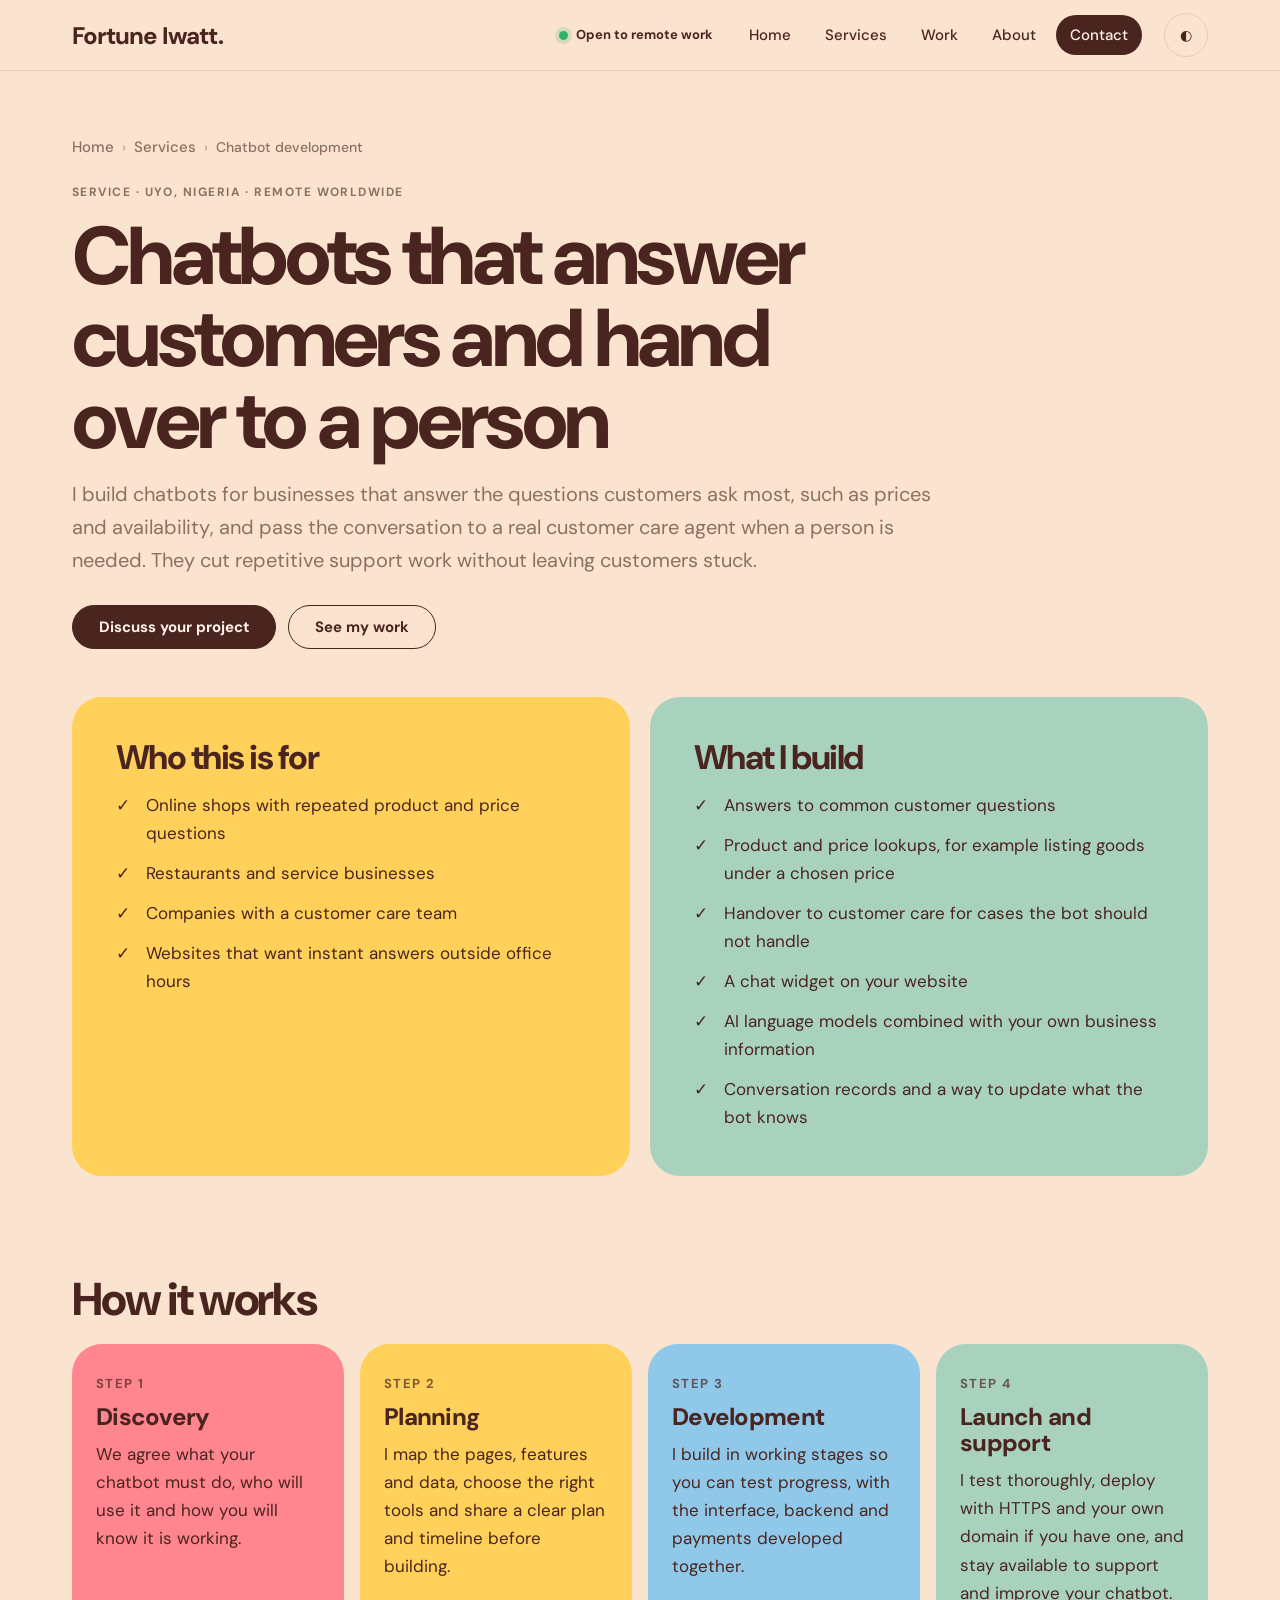
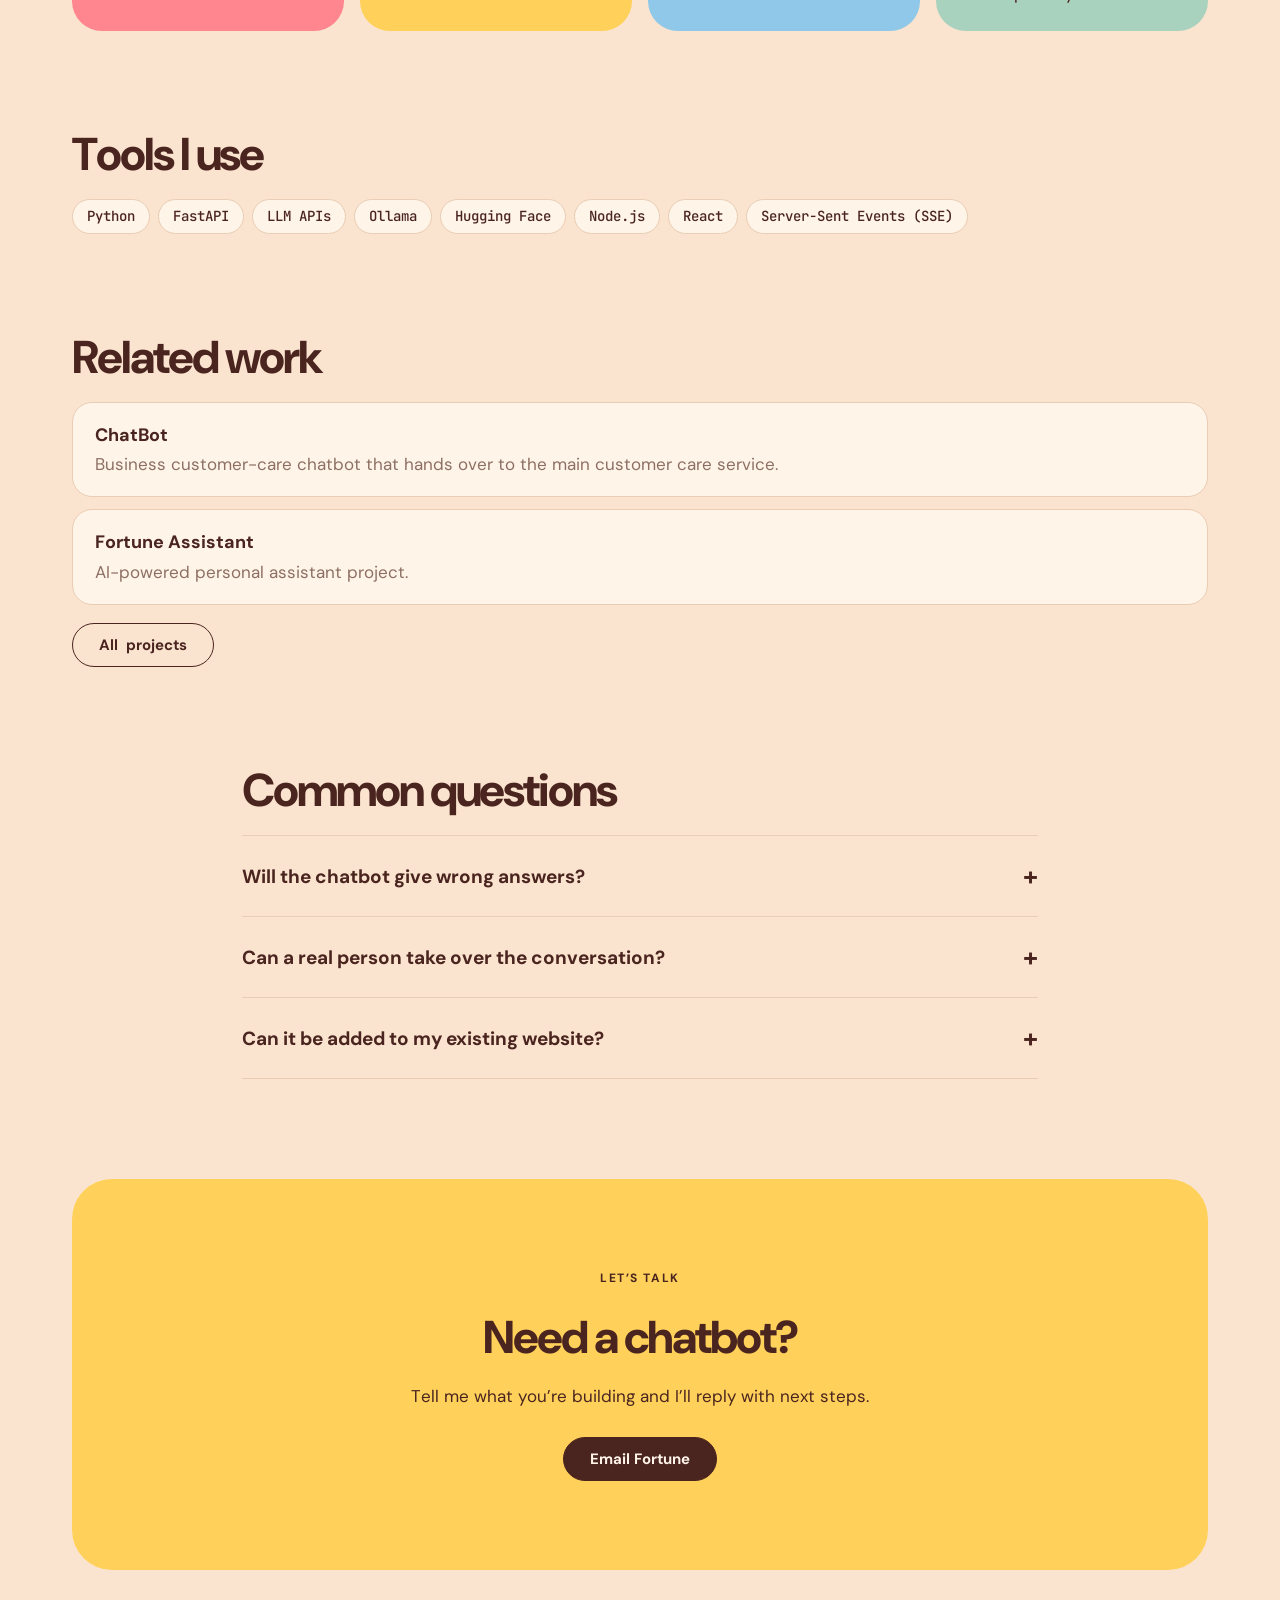
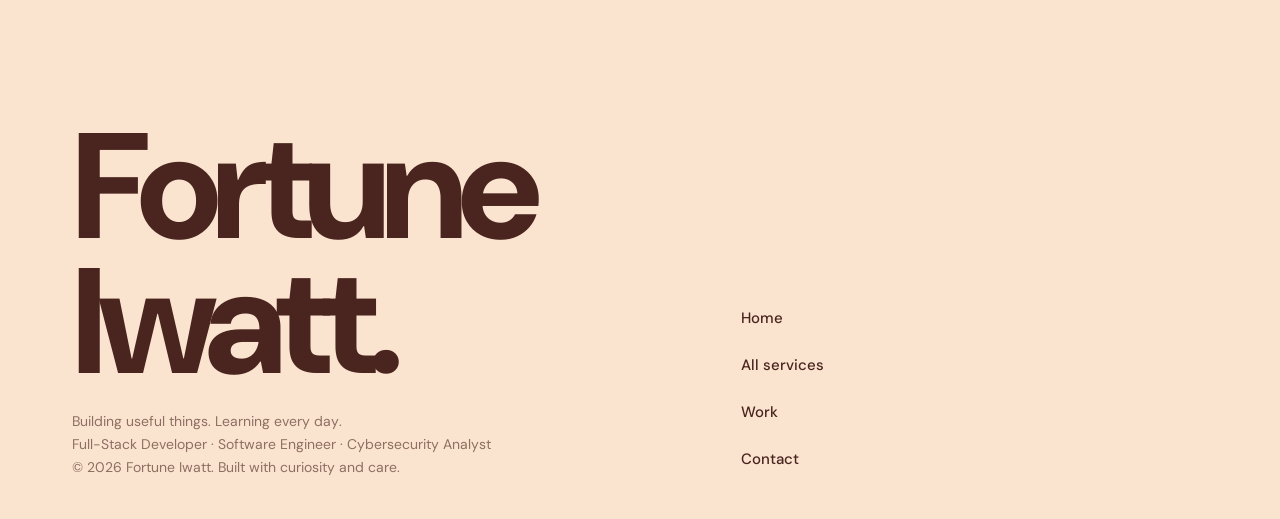
<file: services/chatbot-development/index.html>
<!DOCTYPE html>
<html lang="en">
<head>
<meta charset="utf-8">
<meta name="viewport" content="width=device-width, initial-scale=1, viewport-fit=cover">
<title>Business Chatbot Development | Fortune Iwatt</title>
<meta name="description" content="Custom business chatbot development: AI chatbots that answer customer questions, look up products and hand over to a person when needed.">
<meta name="author" content="Fortune Iwatt">
<meta name="robots" content="index, follow, max-image-preview:large, max-snippet:-1, max-video-preview:-1">
<meta name="theme-color" content="#FBE4CF">
<link rel="canonical" href="https://devfortuneportfolio.vercel.app/services/chatbot-development/">
<meta property="og:type" content="website">
<meta property="og:site_name" content="Fortune Iwatt">
<meta property="og:title" content="Business Chatbot Development | Fortune Iwatt">
<meta property="og:description" content="Custom business chatbot development: AI chatbots that answer customer questions, look up products and hand over to a person when needed.">
<meta property="og:url" content="https://devfortuneportfolio.vercel.app/services/chatbot-development/">
<meta property="og:image" content="https://devfortuneportfolio.vercel.app/images/og-image.png">
<meta property="og:image:width" content="1200">
<meta property="og:image:height" content="630">
<meta name="twitter:card" content="summary_large_image">
<meta name="twitter:site" content="@iwattfortune">
<meta name="twitter:title" content="Business Chatbot Development | Fortune Iwatt">
<meta name="twitter:description" content="Custom business chatbot development: AI chatbots that answer customer questions, look up products and hand over to a person when needed.">
<meta name="twitter:image" content="https://devfortuneportfolio.vercel.app/images/og-image.png">
<link rel="preconnect" href="https://fonts.googleapis.com">
<link rel="preconnect" href="https://fonts.gstatic.com" crossorigin>
<link href="https://fonts.googleapis.com/css2?family=DM+Sans:ital,opsz,wght@0,9..40,400;0,9..40,500;0,9..40,700;0,9..40,800;1,9..40,700&family=JetBrains+Mono:wght@400;500&display=swap" rel="stylesheet">
<link rel="icon" href="../../images/favicon.svg" type="image/svg+xml">
<link rel="stylesheet" href="../../css/styles.css">
<script type="application/ld+json">
{
  "@context": "https://schema.org",
  "@graph": [
    {
      "@type": "Service",
      "@id": "https://devfortuneportfolio.vercel.app/services/chatbot-development/#service",
      "name": "Chatbot development",
      "serviceType": "Chatbot development",
      "description": "Custom business chatbot development: AI chatbots that answer customer questions, look up products and hand over to a person when needed.",
      "url": "https://devfortuneportfolio.vercel.app/services/chatbot-development/",
      "provider": {
        "@id": "https://devfortuneportfolio.vercel.app/#person"
      },
      "areaServed": [
        {
          "@type": "Country",
          "name": "Nigeria"
        },
        "Worldwide (remote)"
      ]
    },
    {
      "@type": "BreadcrumbList",
      "itemListElement": [
        {
          "@type": "ListItem",
          "position": 1,
          "name": "Home",
          "item": "https://devfortuneportfolio.vercel.app/"
        },
        {
          "@type": "ListItem",
          "position": 2,
          "name": "Services",
          "item": "https://devfortuneportfolio.vercel.app/services/"
        },
        {
          "@type": "ListItem",
          "position": 3,
          "name": "Chatbot development",
          "item": "https://devfortuneportfolio.vercel.app/services/chatbot-development/"
        }
      ]
    },
    {
      "@type": "FAQPage",
      "mainEntity": [
        {
          "@type": "Question",
          "name": "Will the chatbot give wrong answers?",
          "acceptedAnswer": {
            "@type": "Answer",
            "text": "A chatbot is only as reliable as the information it is given. I base answers on your own business data and set clear rules for when it should hand over to a person instead of guessing."
          }
        },
        {
          "@type": "Question",
          "name": "Can a real person take over the conversation?",
          "acceptedAnswer": {
            "@type": "Answer",
            "text": "Yes. Handover to your customer care team is part of the design for cases the bot should not handle."
          }
        },
        {
          "@type": "Question",
          "name": "Can it be added to my existing website?",
          "acceptedAnswer": {
            "@type": "Answer",
            "text": "Yes. A chat widget can be added to an existing site or built into a new one."
          }
        }
      ]
    }
  ]
}
</script>
</head>
<body>
<header><div class="wrap bar">
<a class="logo" href="/">Fortune Iwatt.</a>
<span class="avail"><i class="dot"></i><span class="t">Open to remote work</span></span>
<nav class="top" id="nav"><a href="/">Home</a><a href="/services/">Services</a><a href="/#work">Work</a><a href="/#about">About</a><a class="hi" href="/#contact">Contact</a></nav>
<button class="tbtn" id="theme" aria-label="Toggle dark mode">◐</button>
<button class="menu" id="menu" aria-expanded="false" aria-controls="mp" aria-label="Open menu"><span class="bars" aria-hidden="true"><i></i><i></i><i></i></span></button>
</div></header>
<nav class="mpanel" id="mp" aria-label="Mobile"><a href="/">Home <span>→</span></a><a href="/services/">Services <span>→</span></a><a href="/#work">Work <span>→</span></a><a href="/#about">About <span>→</span></a><a href="/#contact">Contact <span>→</span></a></nav>
<main class="sp">
<section class="sp-hero"><div class="wrap">
<nav class="crumbs" aria-label="Breadcrumb"><a href="/">Home</a><span>›</span><a href="/services/">Services</a><span>›</span>Chatbot development</nav>
<p class="eyebrow">Service · Uyo, Nigeria · Remote worldwide</p>
<h1>Chatbots that answer customers and hand over to a person</h1>
<p class="lede">I build chatbots for businesses that answer the questions customers ask most, such as prices and availability, and pass the conversation to a real customer care agent when a person is needed. They cut repetitive support work without leaving customers stuck.</p>
<div class="cta"><a class="btn d" href="mailto:iwattfortune5@gmail.com?subject=Chatbot%20development%20enquiry">Discuss your project</a><a class="btn" href="/#work">See my work</a></div>
</div></section>
<section style="padding-top:0"><div class="wrap two">
<div class="card" style="background:var(--yel)"><h2>Who this is for</h2><ul><li>Online shops with repeated product and price questions</li><li>Restaurants and service businesses</li><li>Companies with a customer care team</li><li>Websites that want instant answers outside office hours</li></ul></div>
<div class="card" style="background:var(--mint)"><h2>What I build</h2><ul><li>Answers to common customer questions</li><li>Product and price lookups, for example listing goods under a chosen price</li><li>Handover to customer care for cases the bot should not handle</li><li>A chat widget on your website</li><li>AI language models combined with your own business information</li><li>Conversation records and a way to update what the bot knows</li></ul></div>
</div></section>
<section style="padding-top:0"><div class="wrap"><h2>How it works</h2><div class="steps4"><div class="card" style="background:#FF858E"><span class="n">Step 1</span><h3>Discovery</h3><p>We agree what your chatbot must do, who will use it and how you will know it is working.</p></div><div class="card" style="background:#FFD15B"><span class="n">Step 2</span><h3>Planning</h3><p>I map the pages, features and data, choose the right tools and share a clear plan and timeline before building.</p></div><div class="card" style="background:#8FC8E8"><span class="n">Step 3</span><h3>Development</h3><p>I build in working stages so you can test progress, with the interface, backend and payments developed together.</p></div><div class="card" style="background:#A8D2BE"><span class="n">Step 4</span><h3>Launch and support</h3><p>I test thoroughly, deploy with HTTPS and your own domain if you have one, and stay available to support and improve your chatbot.</p></div></div></div></section>
<section style="padding-top:0"><div class="wrap"><h2>Tools I use</h2><ul class="techl"><li>Python</li><li>FastAPI</li><li>LLM APIs</li><li>Ollama</li><li>Hugging Face</li><li>Node.js</li><li>React</li><li>Server-Sent Events (SSE)</li></ul></div></section>
<section style="padding-top:0"><div class="wrap"><h2>Related work</h2><ul class="rel"><li><b>ChatBot</b><span>Business customer-care chatbot that hands over to the main customer care service.</span></li><li><b>Fortune Assistant</b><span>AI-powered personal assistant project.</span></li></ul><p style="margin-top:18px"><a class="btn" href="/#work">All projects</a></p></div></section>
<section style="padding-top:0"><div class="wrap faq" style="max-width:860px"><h2>Common questions</h2><details><summary>Will the chatbot give wrong answers?</summary><p>A chatbot is only as reliable as the information it is given. I base answers on your own business data and set clear rules for when it should hand over to a person instead of guessing.</p></details><details><summary>Can a real person take over the conversation?</summary><p>Yes. Handover to your customer care team is part of the design for cases the bot should not handle.</p></details><details><summary>Can it be added to my existing website?</summary><p>Yes. A chat widget can be added to an existing site or built into a new one.</p></details></div></section>
<section style="padding-top:0"><div class="wrap"><div class="big"><p class="eyebrow" style="color:var(--ci)">Let’s talk</p><h2>Need a chatbot?</h2><p>Tell me what you’re building and I’ll reply with next steps.</p><a class="btn d" href="mailto:iwattfortune5@gmail.com?subject=Chatbot%20development%20enquiry">Email Fortune</a></div></div></section>
</main>
<footer><div class="wrap"><div><div class="big2">Fortune Iwatt.</div><small>Building useful things. Learning every day.<br>Full-Stack Developer · Software Engineer · Cybersecurity Analyst<br>© 2026 Fortune Iwatt. Built with curiosity and care.</small></div>
<nav><a href="/">Home</a><a href="/services/">All services</a><a href="/#work">Work</a><a href="/#contact">Contact</a></nav></div></footer>
<script src="../../js/page.js" defer></script>
</body>
</html>
</file>
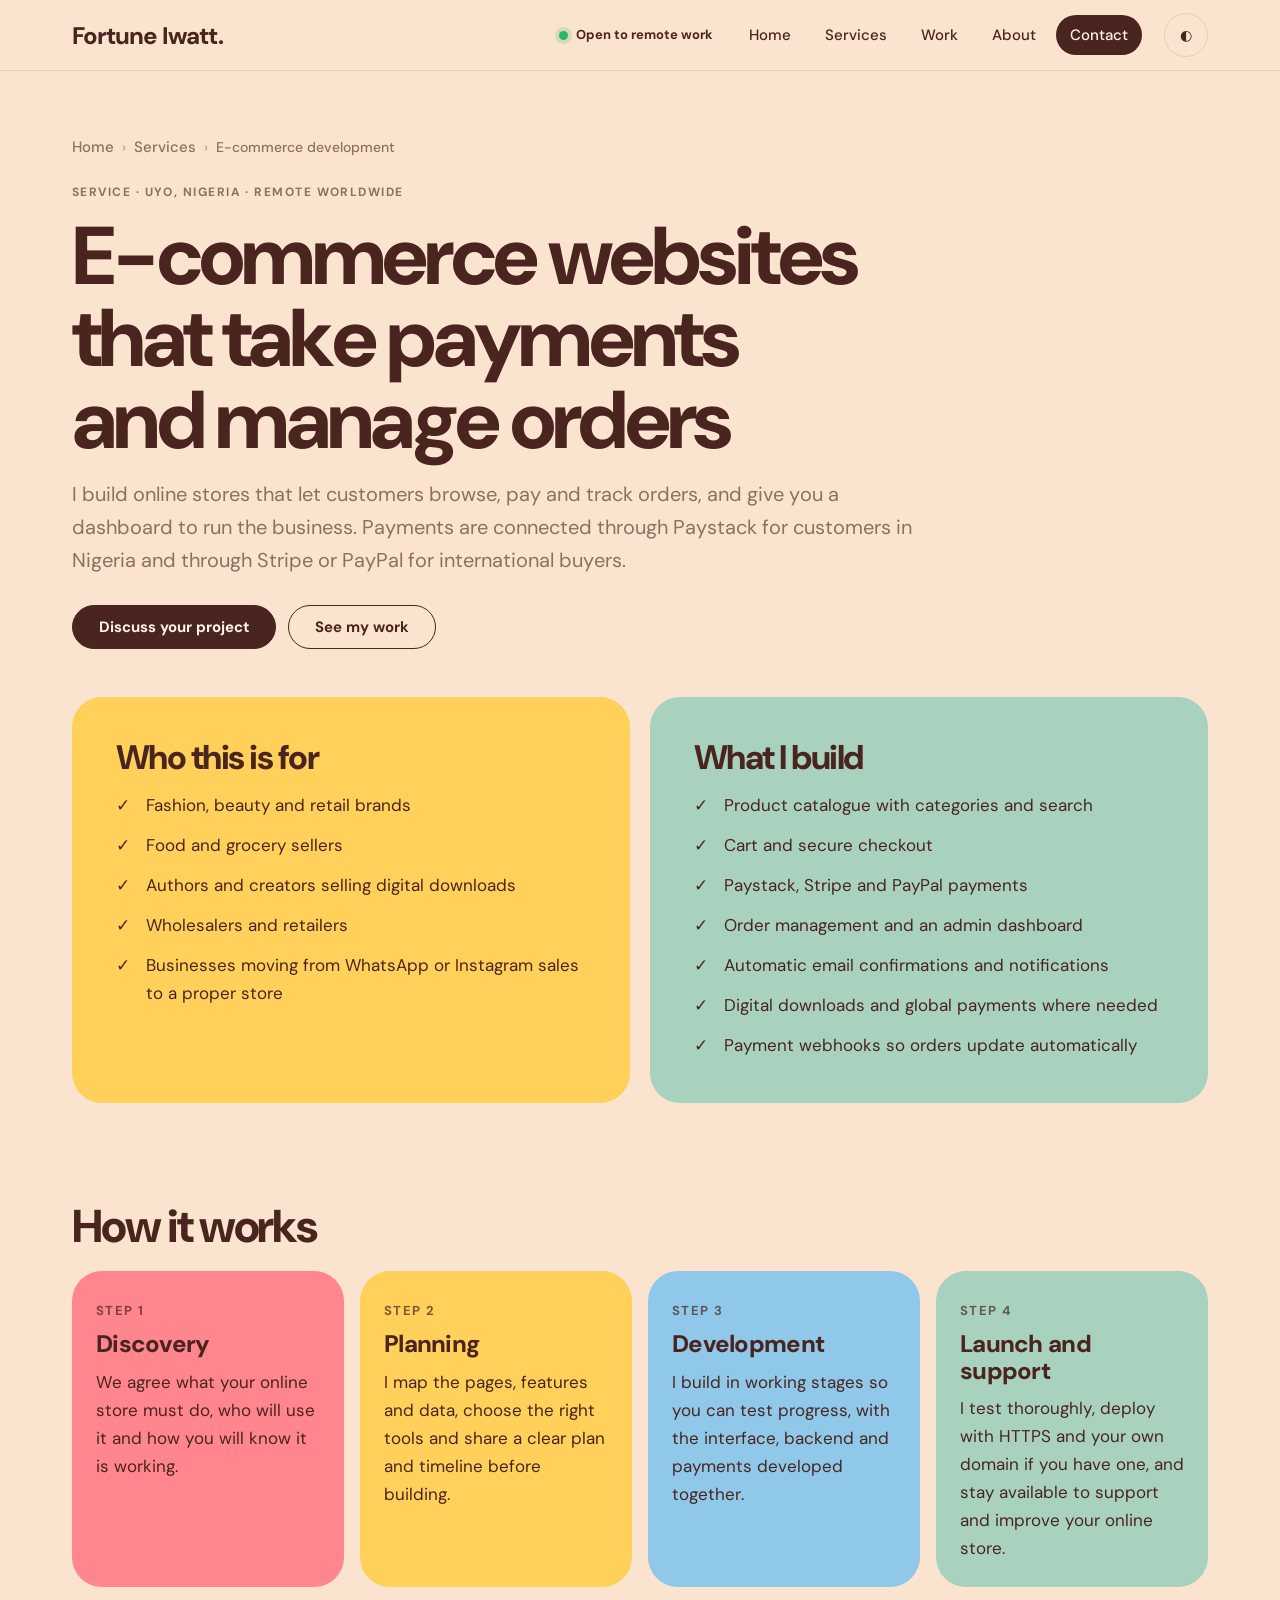
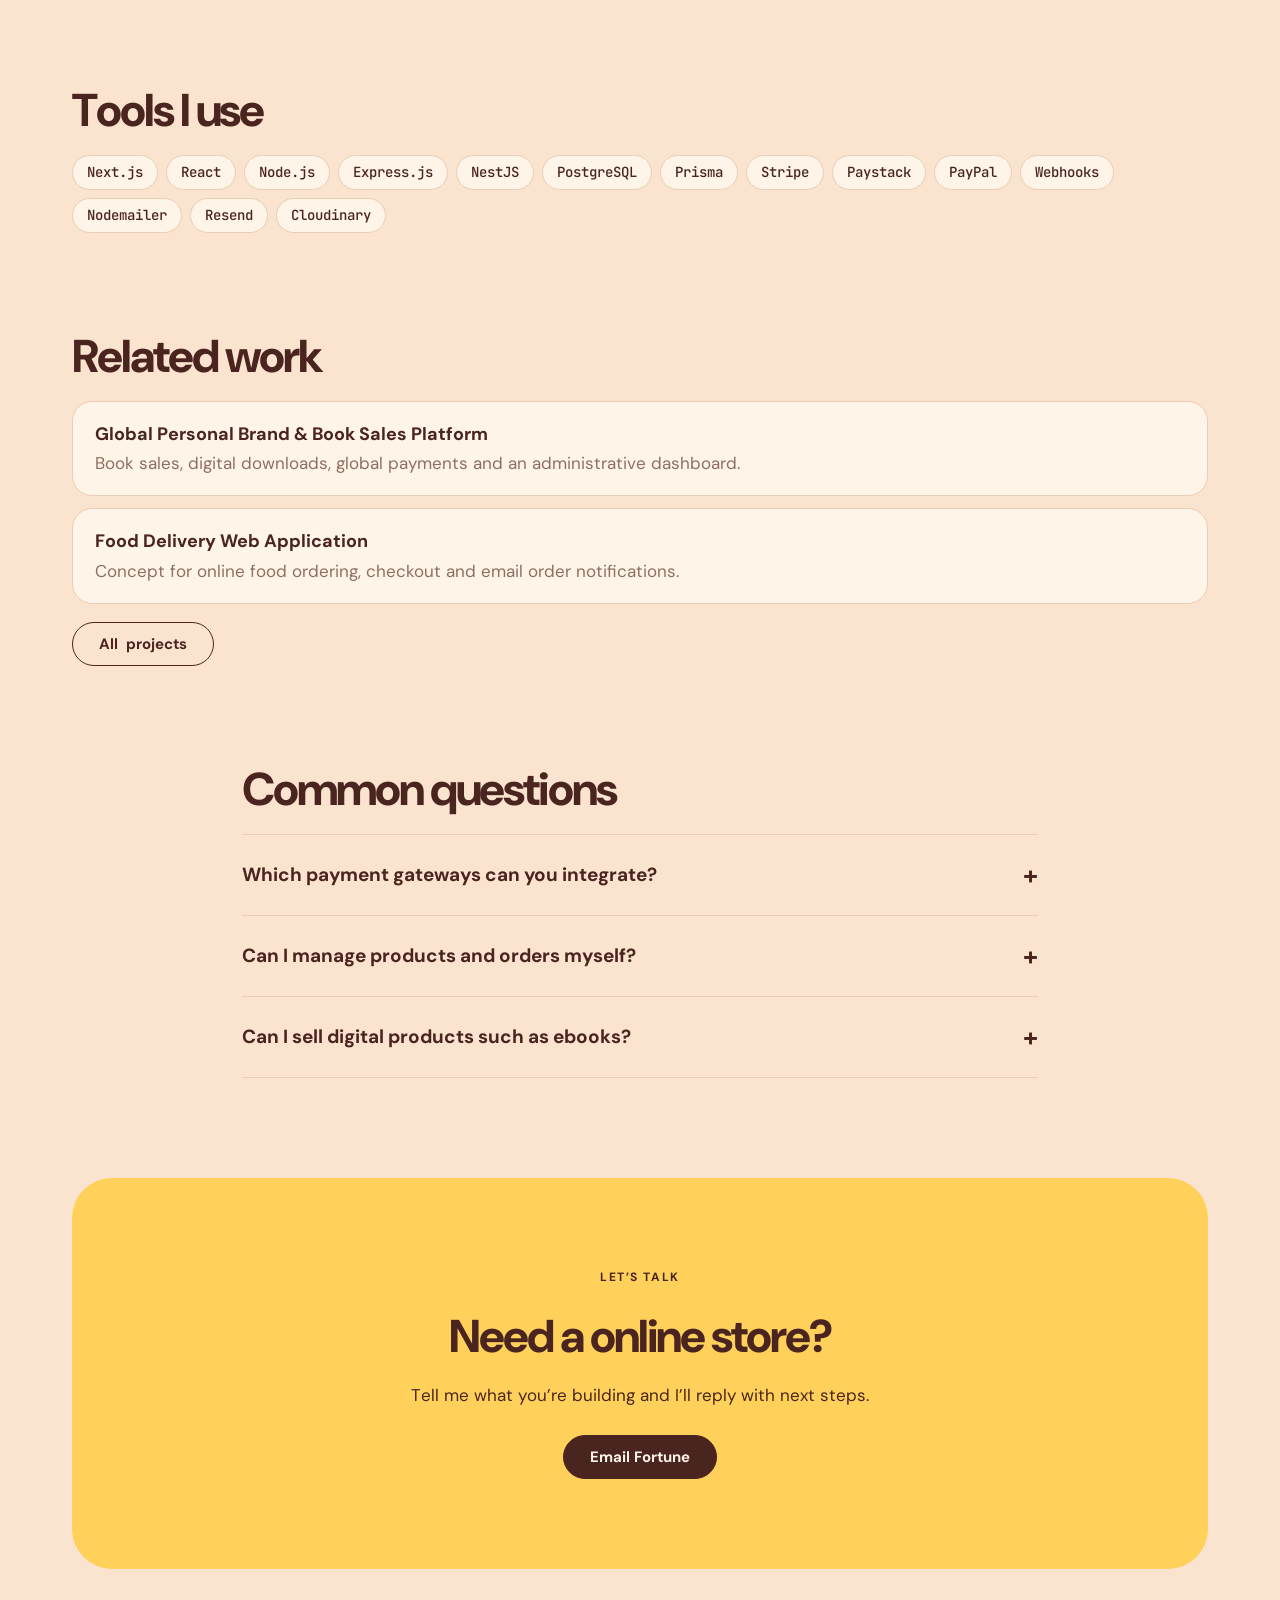
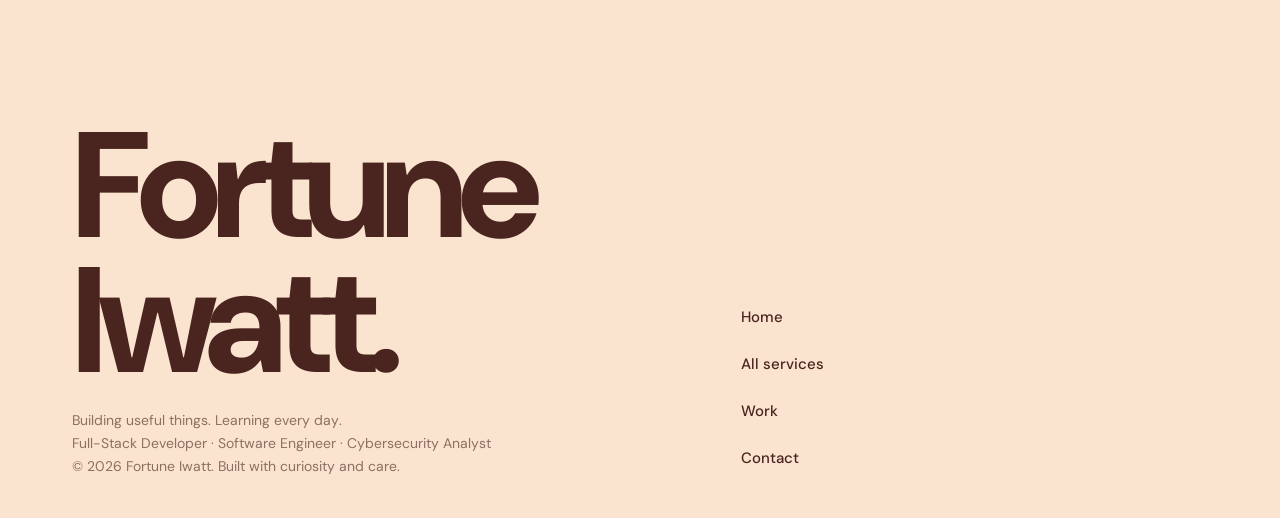
<file: services/ecommerce-development/index.html>
<!DOCTYPE html>
<html lang="en">
<head>
<meta charset="utf-8">
<meta name="viewport" content="width=device-width, initial-scale=1, viewport-fit=cover">
<title>E-commerce Website Development in Nigeria | Fortune Iwatt</title>
<meta name="description" content="E-commerce website development in Nigeria with Paystack, Stripe and PayPal checkout, admin dashboards, order management and email notifications.">
<meta name="author" content="Fortune Iwatt">
<meta name="robots" content="index, follow, max-image-preview:large, max-snippet:-1, max-video-preview:-1">
<meta name="theme-color" content="#FBE4CF">
<link rel="canonical" href="https://devfortuneportfolio.vercel.app/services/ecommerce-development/">
<meta property="og:type" content="website">
<meta property="og:site_name" content="Fortune Iwatt">
<meta property="og:title" content="E-commerce Website Development in Nigeria | Fortune Iwatt">
<meta property="og:description" content="E-commerce website development in Nigeria with Paystack, Stripe and PayPal checkout, admin dashboards, order management and email notifications.">
<meta property="og:url" content="https://devfortuneportfolio.vercel.app/services/ecommerce-development/">
<meta property="og:image" content="https://devfortuneportfolio.vercel.app/images/og-image.png">
<meta property="og:image:width" content="1200">
<meta property="og:image:height" content="630">
<meta name="twitter:card" content="summary_large_image">
<meta name="twitter:site" content="@iwattfortune">
<meta name="twitter:title" content="E-commerce Website Development in Nigeria | Fortune Iwatt">
<meta name="twitter:description" content="E-commerce website development in Nigeria with Paystack, Stripe and PayPal checkout, admin dashboards, order management and email notifications.">
<meta name="twitter:image" content="https://devfortuneportfolio.vercel.app/images/og-image.png">
<link rel="preconnect" href="https://fonts.googleapis.com">
<link rel="preconnect" href="https://fonts.gstatic.com" crossorigin>
<link href="https://fonts.googleapis.com/css2?family=DM+Sans:ital,opsz,wght@0,9..40,400;0,9..40,500;0,9..40,700;0,9..40,800;1,9..40,700&family=JetBrains+Mono:wght@400;500&display=swap" rel="stylesheet">
<link rel="icon" href="../../images/favicon.svg" type="image/svg+xml">
<link rel="stylesheet" href="../../css/styles.css">
<script type="application/ld+json">
{
  "@context": "https://schema.org",
  "@graph": [
    {
      "@type": "Service",
      "@id": "https://devfortuneportfolio.vercel.app/services/ecommerce-development/#service",
      "name": "E-commerce development",
      "serviceType": "E-commerce development",
      "description": "E-commerce website development in Nigeria with Paystack, Stripe and PayPal checkout, admin dashboards, order management and email notifications.",
      "url": "https://devfortuneportfolio.vercel.app/services/ecommerce-development/",
      "provider": {
        "@id": "https://devfortuneportfolio.vercel.app/#person"
      },
      "areaServed": [
        {
          "@type": "Country",
          "name": "Nigeria"
        },
        "Worldwide (remote)"
      ]
    },
    {
      "@type": "BreadcrumbList",
      "itemListElement": [
        {
          "@type": "ListItem",
          "position": 1,
          "name": "Home",
          "item": "https://devfortuneportfolio.vercel.app/"
        },
        {
          "@type": "ListItem",
          "position": 2,
          "name": "Services",
          "item": "https://devfortuneportfolio.vercel.app/services/"
        },
        {
          "@type": "ListItem",
          "position": 3,
          "name": "E-commerce development",
          "item": "https://devfortuneportfolio.vercel.app/services/ecommerce-development/"
        }
      ]
    },
    {
      "@type": "FAQPage",
      "mainEntity": [
        {
          "@type": "Question",
          "name": "Which payment gateways can you integrate?",
          "acceptedAnswer": {
            "@type": "Answer",
            "text": "Paystack, Stripe and PayPal. Paystack suits customers paying in Naira, while Stripe and PayPal suit international customers."
          }
        },
        {
          "@type": "Question",
          "name": "Can I manage products and orders myself?",
          "acceptedAnswer": {
            "@type": "Answer",
            "text": "Yes. Every store includes an admin dashboard for products, orders and customer details."
          }
        },
        {
          "@type": "Question",
          "name": "Can I sell digital products such as ebooks?",
          "acceptedAnswer": {
            "@type": "Answer",
            "text": "Yes. Digital downloads can be delivered automatically after a confirmed payment."
          }
        }
      ]
    }
  ]
}
</script>
</head>
<body>
<header><div class="wrap bar">
<a class="logo" href="/">Fortune Iwatt.</a>
<span class="avail"><i class="dot"></i><span class="t">Open to remote work</span></span>
<nav class="top" id="nav"><a href="/">Home</a><a href="/services/">Services</a><a href="/#work">Work</a><a href="/#about">About</a><a class="hi" href="/#contact">Contact</a></nav>
<button class="tbtn" id="theme" aria-label="Toggle dark mode">◐</button>
<button class="menu" id="menu" aria-expanded="false" aria-controls="mp" aria-label="Open menu"><span class="bars" aria-hidden="true"><i></i><i></i><i></i></span></button>
</div></header>
<nav class="mpanel" id="mp" aria-label="Mobile"><a href="/">Home <span>→</span></a><a href="/services/">Services <span>→</span></a><a href="/#work">Work <span>→</span></a><a href="/#about">About <span>→</span></a><a href="/#contact">Contact <span>→</span></a></nav>
<main class="sp">
<section class="sp-hero"><div class="wrap">
<nav class="crumbs" aria-label="Breadcrumb"><a href="/">Home</a><span>›</span><a href="/services/">Services</a><span>›</span>E-commerce development</nav>
<p class="eyebrow">Service · Uyo, Nigeria · Remote worldwide</p>
<h1>E-commerce websites that take payments and manage orders</h1>
<p class="lede">I build online stores that let customers browse, pay and track orders, and give you a dashboard to run the business. Payments are connected through Paystack for customers in Nigeria and through Stripe or PayPal for international buyers.</p>
<div class="cta"><a class="btn d" href="mailto:iwattfortune5@gmail.com?subject=E-commerce%20development%20enquiry">Discuss your project</a><a class="btn" href="/#work">See my work</a></div>
</div></section>
<section style="padding-top:0"><div class="wrap two">
<div class="card" style="background:var(--yel)"><h2>Who this is for</h2><ul><li>Fashion, beauty and retail brands</li><li>Food and grocery sellers</li><li>Authors and creators selling digital downloads</li><li>Wholesalers and retailers</li><li>Businesses moving from WhatsApp or Instagram sales to a proper store</li></ul></div>
<div class="card" style="background:var(--mint)"><h2>What I build</h2><ul><li>Product catalogue with categories and search</li><li>Cart and secure checkout</li><li>Paystack, Stripe and PayPal payments</li><li>Order management and an admin dashboard</li><li>Automatic email confirmations and notifications</li><li>Digital downloads and global payments where needed</li><li>Payment webhooks so orders update automatically</li></ul></div>
</div></section>
<section style="padding-top:0"><div class="wrap"><h2>How it works</h2><div class="steps4"><div class="card" style="background:#FF858E"><span class="n">Step 1</span><h3>Discovery</h3><p>We agree what your online store must do, who will use it and how you will know it is working.</p></div><div class="card" style="background:#FFD15B"><span class="n">Step 2</span><h3>Planning</h3><p>I map the pages, features and data, choose the right tools and share a clear plan and timeline before building.</p></div><div class="card" style="background:#8FC8E8"><span class="n">Step 3</span><h3>Development</h3><p>I build in working stages so you can test progress, with the interface, backend and payments developed together.</p></div><div class="card" style="background:#A8D2BE"><span class="n">Step 4</span><h3>Launch and support</h3><p>I test thoroughly, deploy with HTTPS and your own domain if you have one, and stay available to support and improve your online store.</p></div></div></div></section>
<section style="padding-top:0"><div class="wrap"><h2>Tools I use</h2><ul class="techl"><li>Next.js</li><li>React</li><li>Node.js</li><li>Express.js</li><li>NestJS</li><li>PostgreSQL</li><li>Prisma</li><li>Stripe</li><li>Paystack</li><li>PayPal</li><li>Webhooks</li><li>Nodemailer</li><li>Resend</li><li>Cloudinary</li></ul></div></section>
<section style="padding-top:0"><div class="wrap"><h2>Related work</h2><ul class="rel"><li><b>Global Personal Brand &amp; Book Sales Platform</b><span>Book sales, digital downloads, global payments and an administrative dashboard.</span></li><li><b>Food Delivery Web Application</b><span>Concept for online food ordering, checkout and email order notifications.</span></li></ul><p style="margin-top:18px"><a class="btn" href="/#work">All projects</a></p></div></section>
<section style="padding-top:0"><div class="wrap faq" style="max-width:860px"><h2>Common questions</h2><details><summary>Which payment gateways can you integrate?</summary><p>Paystack, Stripe and PayPal. Paystack suits customers paying in Naira, while Stripe and PayPal suit international customers.</p></details><details><summary>Can I manage products and orders myself?</summary><p>Yes. Every store includes an admin dashboard for products, orders and customer details.</p></details><details><summary>Can I sell digital products such as ebooks?</summary><p>Yes. Digital downloads can be delivered automatically after a confirmed payment.</p></details></div></section>
<section style="padding-top:0"><div class="wrap"><div class="big"><p class="eyebrow" style="color:var(--ci)">Let’s talk</p><h2>Need a online store?</h2><p>Tell me what you’re building and I’ll reply with next steps.</p><a class="btn d" href="mailto:iwattfortune5@gmail.com?subject=E-commerce%20development%20enquiry">Email Fortune</a></div></div></section>
</main>
<footer><div class="wrap"><div><div class="big2">Fortune Iwatt.</div><small>Building useful things. Learning every day.<br>Full-Stack Developer · Software Engineer · Cybersecurity Analyst<br>© 2026 Fortune Iwatt. Built with curiosity and care.</small></div>
<nav><a href="/">Home</a><a href="/services/">All services</a><a href="/#work">Work</a><a href="/#contact">Contact</a></nav></div></footer>
<script src="../../js/page.js" defer></script>
</body>
</html>
</file>
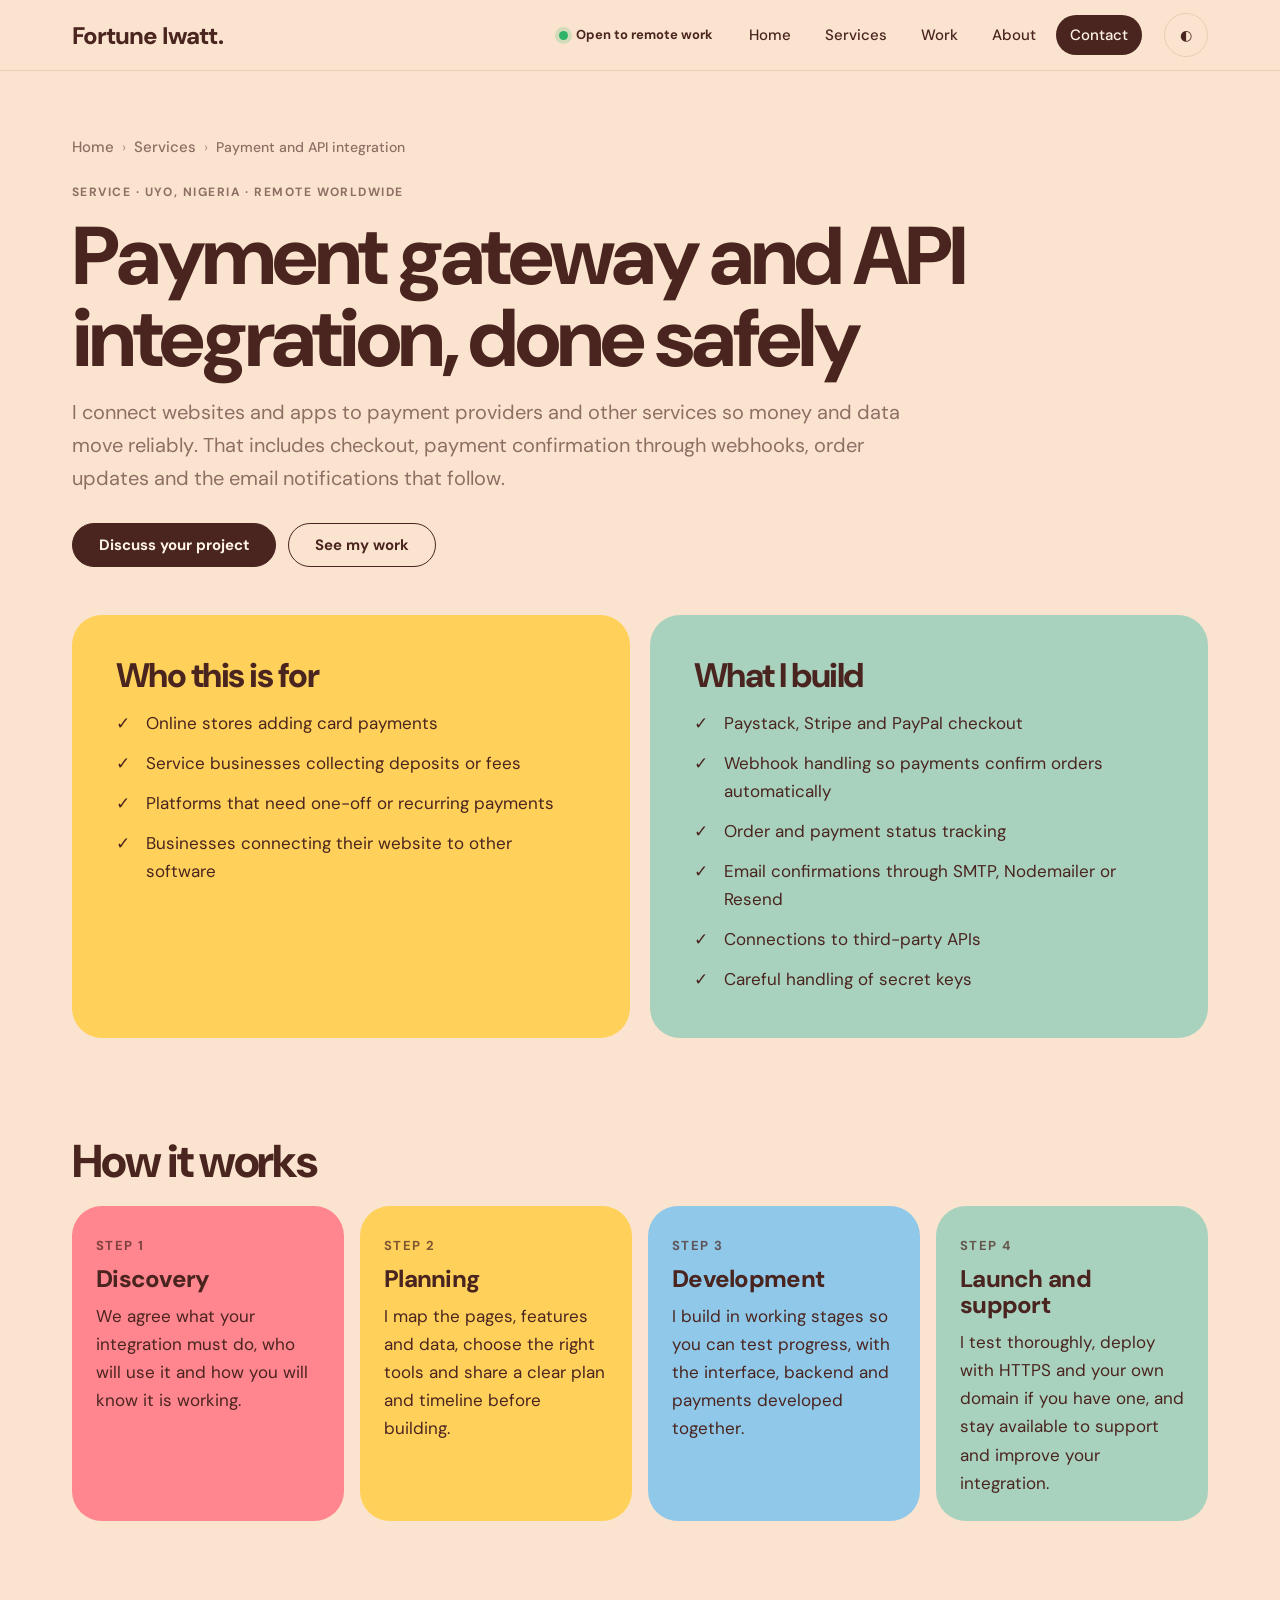
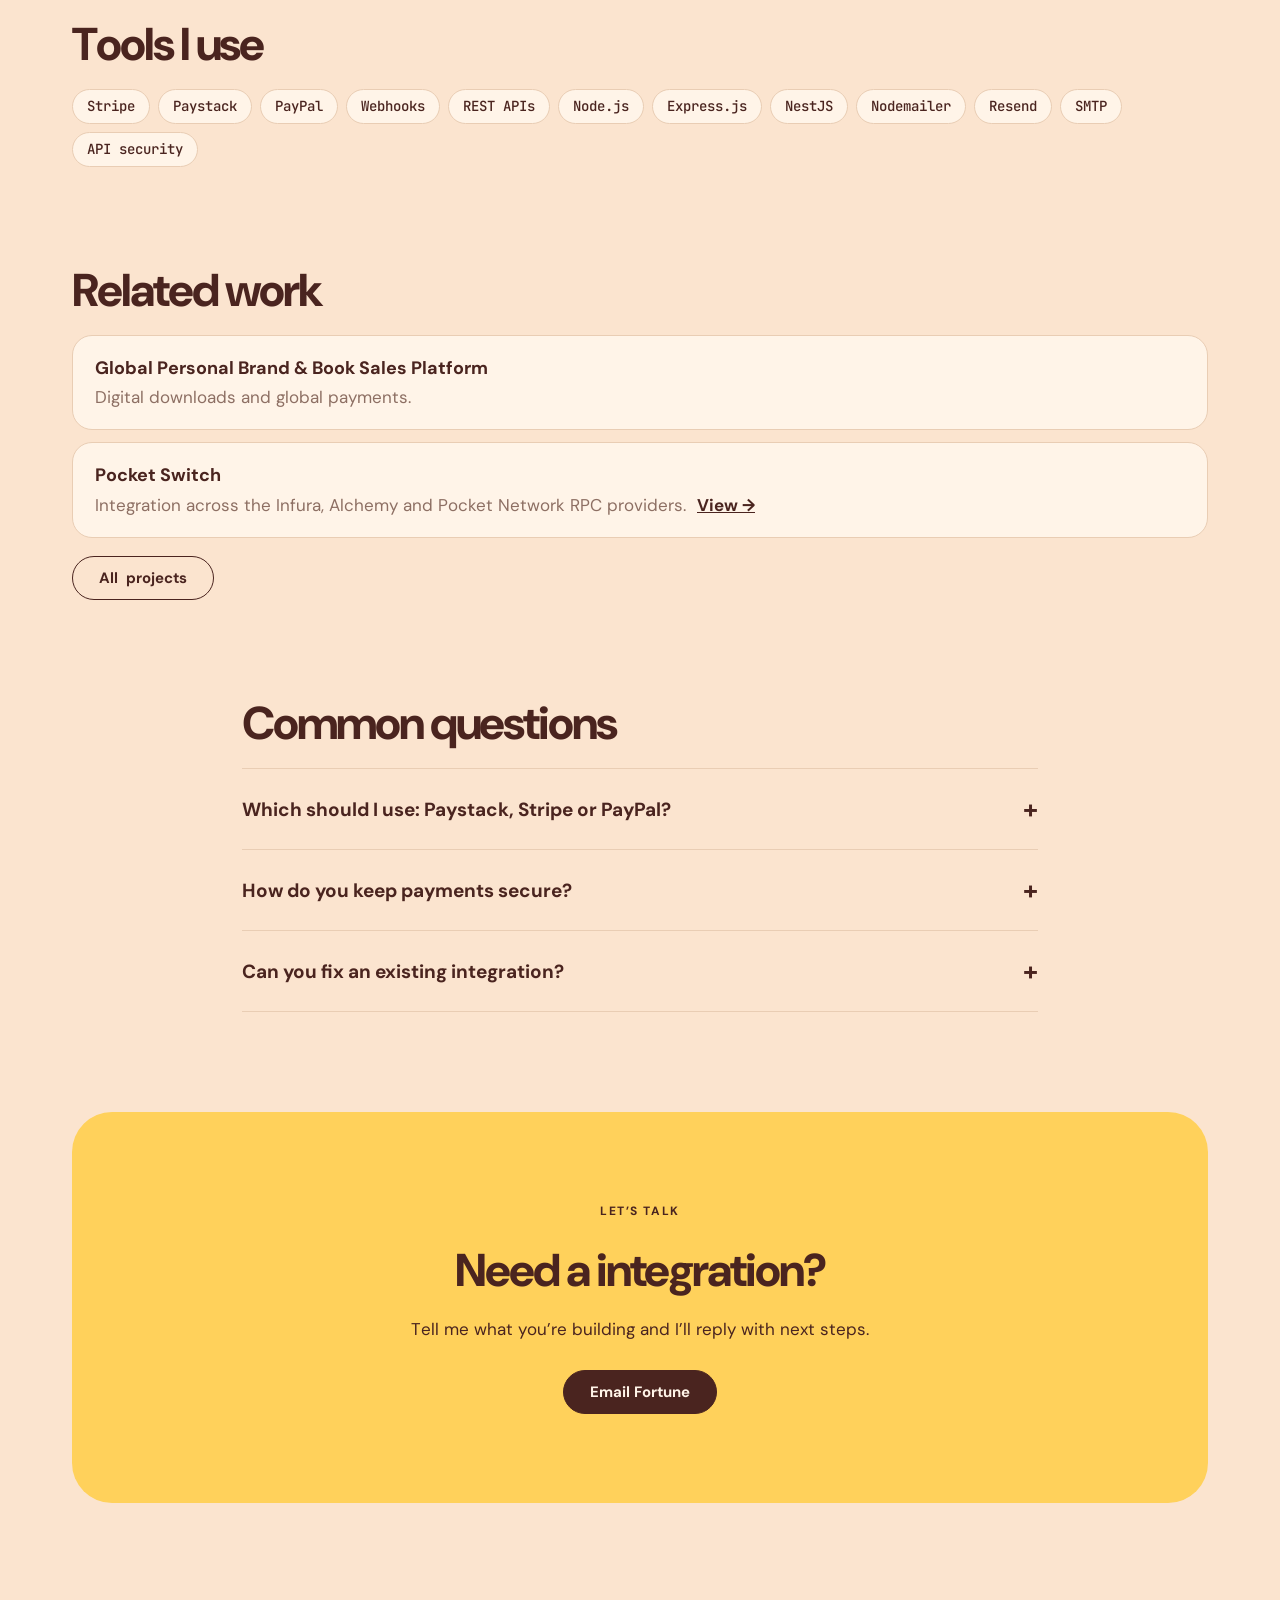
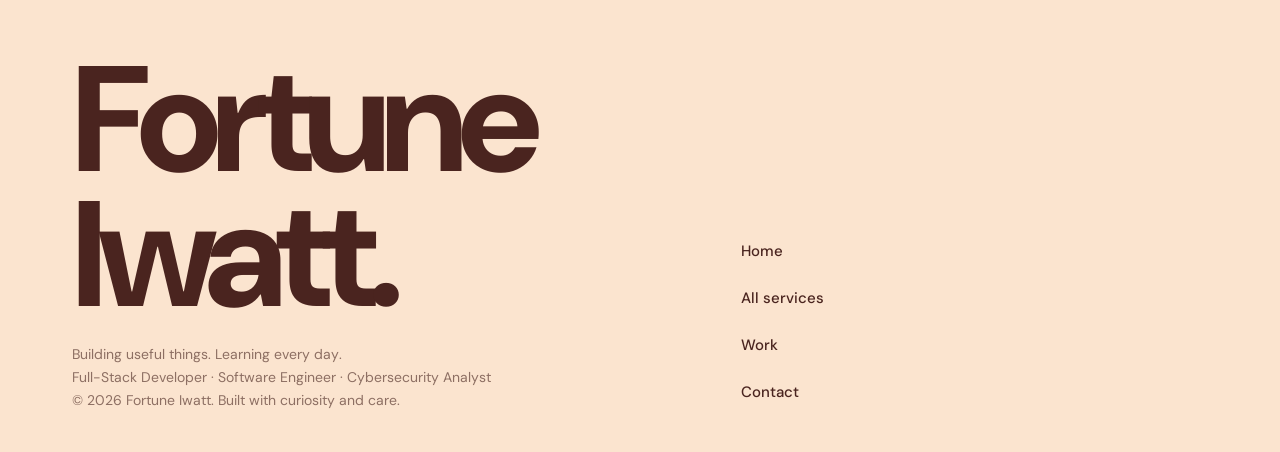
<file: services/payment-api-integration/index.html>
<!DOCTYPE html>
<html lang="en">
<head>
<meta charset="utf-8">
<meta name="viewport" content="width=device-width, initial-scale=1, viewport-fit=cover">
<title>Payment Gateway &amp; API Integration | Fortune Iwatt</title>
<meta name="description" content="Payment gateway and API integration: Paystack, Stripe and PayPal checkout, webhooks, order updates and third-party service connections.">
<meta name="author" content="Fortune Iwatt">
<meta name="robots" content="index, follow, max-image-preview:large, max-snippet:-1, max-video-preview:-1">
<meta name="theme-color" content="#FBE4CF">
<link rel="canonical" href="https://devfortuneportfolio.vercel.app/services/payment-api-integration/">
<meta property="og:type" content="website">
<meta property="og:site_name" content="Fortune Iwatt">
<meta property="og:title" content="Payment Gateway &amp; API Integration | Fortune Iwatt">
<meta property="og:description" content="Payment gateway and API integration: Paystack, Stripe and PayPal checkout, webhooks, order updates and third-party service connections.">
<meta property="og:url" content="https://devfortuneportfolio.vercel.app/services/payment-api-integration/">
<meta property="og:image" content="https://devfortuneportfolio.vercel.app/images/og-image.png">
<meta property="og:image:width" content="1200">
<meta property="og:image:height" content="630">
<meta name="twitter:card" content="summary_large_image">
<meta name="twitter:site" content="@iwattfortune">
<meta name="twitter:title" content="Payment Gateway &amp; API Integration | Fortune Iwatt">
<meta name="twitter:description" content="Payment gateway and API integration: Paystack, Stripe and PayPal checkout, webhooks, order updates and third-party service connections.">
<meta name="twitter:image" content="https://devfortuneportfolio.vercel.app/images/og-image.png">
<link rel="preconnect" href="https://fonts.googleapis.com">
<link rel="preconnect" href="https://fonts.gstatic.com" crossorigin>
<link href="https://fonts.googleapis.com/css2?family=DM+Sans:ital,opsz,wght@0,9..40,400;0,9..40,500;0,9..40,700;0,9..40,800;1,9..40,700&family=JetBrains+Mono:wght@400;500&display=swap" rel="stylesheet">
<link rel="icon" href="../../images/favicon.svg" type="image/svg+xml">
<link rel="stylesheet" href="../../css/styles.css">
<script type="application/ld+json">
{
  "@context": "https://schema.org",
  "@graph": [
    {
      "@type": "Service",
      "@id": "https://devfortuneportfolio.vercel.app/services/payment-api-integration/#service",
      "name": "Payment and API integration",
      "serviceType": "Payment and API integration",
      "description": "Payment gateway and API integration: Paystack, Stripe and PayPal checkout, webhooks, order updates and third-party service connections.",
      "url": "https://devfortuneportfolio.vercel.app/services/payment-api-integration/",
      "provider": {
        "@id": "https://devfortuneportfolio.vercel.app/#person"
      },
      "areaServed": [
        {
          "@type": "Country",
          "name": "Nigeria"
        },
        "Worldwide (remote)"
      ]
    },
    {
      "@type": "BreadcrumbList",
      "itemListElement": [
        {
          "@type": "ListItem",
          "position": 1,
          "name": "Home",
          "item": "https://devfortuneportfolio.vercel.app/"
        },
        {
          "@type": "ListItem",
          "position": 2,
          "name": "Services",
          "item": "https://devfortuneportfolio.vercel.app/services/"
        },
        {
          "@type": "ListItem",
          "position": 3,
          "name": "Payment and API integration",
          "item": "https://devfortuneportfolio.vercel.app/services/payment-api-integration/"
        }
      ]
    },
    {
      "@type": "FAQPage",
      "mainEntity": [
        {
          "@type": "Question",
          "name": "Which should I use: Paystack, Stripe or PayPal?",
          "acceptedAnswer": {
            "@type": "Answer",
            "text": "Paystack is a common choice for customers paying in Nigeria. Stripe and PayPal are widely used for international customers. Many businesses offer more than one."
          }
        },
        {
          "@type": "Question",
          "name": "How do you keep payments secure?",
          "acceptedAnswer": {
            "@type": "Answer",
            "text": "Card details are handled by the payment provider rather than stored on your site, and secret keys are kept out of public code."
          }
        },
        {
          "@type": "Question",
          "name": "Can you fix an existing integration?",
          "acceptedAnswer": {
            "@type": "Answer",
            "text": "Yes. I can review a broken or incomplete payment setup and fix or rebuild it."
          }
        }
      ]
    }
  ]
}
</script>
</head>
<body>
<header><div class="wrap bar">
<a class="logo" href="/">Fortune Iwatt.</a>
<span class="avail"><i class="dot"></i><span class="t">Open to remote work</span></span>
<nav class="top" id="nav"><a href="/">Home</a><a href="/services/">Services</a><a href="/#work">Work</a><a href="/#about">About</a><a class="hi" href="/#contact">Contact</a></nav>
<button class="tbtn" id="theme" aria-label="Toggle dark mode">◐</button>
<button class="menu" id="menu" aria-expanded="false" aria-controls="mp" aria-label="Open menu"><span class="bars" aria-hidden="true"><i></i><i></i><i></i></span></button>
</div></header>
<nav class="mpanel" id="mp" aria-label="Mobile"><a href="/">Home <span>→</span></a><a href="/services/">Services <span>→</span></a><a href="/#work">Work <span>→</span></a><a href="/#about">About <span>→</span></a><a href="/#contact">Contact <span>→</span></a></nav>
<main class="sp">
<section class="sp-hero"><div class="wrap">
<nav class="crumbs" aria-label="Breadcrumb"><a href="/">Home</a><span>›</span><a href="/services/">Services</a><span>›</span>Payment and API integration</nav>
<p class="eyebrow">Service · Uyo, Nigeria · Remote worldwide</p>
<h1>Payment gateway and API integration, done safely</h1>
<p class="lede">I connect websites and apps to payment providers and other services so money and data move reliably. That includes checkout, payment confirmation through webhooks, order updates and the email notifications that follow.</p>
<div class="cta"><a class="btn d" href="mailto:iwattfortune5@gmail.com?subject=Payment%20and%20API%20integration%20enquiry">Discuss your project</a><a class="btn" href="/#work">See my work</a></div>
</div></section>
<section style="padding-top:0"><div class="wrap two">
<div class="card" style="background:var(--yel)"><h2>Who this is for</h2><ul><li>Online stores adding card payments</li><li>Service businesses collecting deposits or fees</li><li>Platforms that need one-off or recurring payments</li><li>Businesses connecting their website to other software</li></ul></div>
<div class="card" style="background:var(--mint)"><h2>What I build</h2><ul><li>Paystack, Stripe and PayPal checkout</li><li>Webhook handling so payments confirm orders automatically</li><li>Order and payment status tracking</li><li>Email confirmations through SMTP, Nodemailer or Resend</li><li>Connections to third-party APIs</li><li>Careful handling of secret keys</li></ul></div>
</div></section>
<section style="padding-top:0"><div class="wrap"><h2>How it works</h2><div class="steps4"><div class="card" style="background:#FF858E"><span class="n">Step 1</span><h3>Discovery</h3><p>We agree what your integration must do, who will use it and how you will know it is working.</p></div><div class="card" style="background:#FFD15B"><span class="n">Step 2</span><h3>Planning</h3><p>I map the pages, features and data, choose the right tools and share a clear plan and timeline before building.</p></div><div class="card" style="background:#8FC8E8"><span class="n">Step 3</span><h3>Development</h3><p>I build in working stages so you can test progress, with the interface, backend and payments developed together.</p></div><div class="card" style="background:#A8D2BE"><span class="n">Step 4</span><h3>Launch and support</h3><p>I test thoroughly, deploy with HTTPS and your own domain if you have one, and stay available to support and improve your integration.</p></div></div></div></section>
<section style="padding-top:0"><div class="wrap"><h2>Tools I use</h2><ul class="techl"><li>Stripe</li><li>Paystack</li><li>PayPal</li><li>Webhooks</li><li>REST APIs</li><li>Node.js</li><li>Express.js</li><li>NestJS</li><li>Nodemailer</li><li>Resend</li><li>SMTP</li><li>API security</li></ul></div></section>
<section style="padding-top:0"><div class="wrap"><h2>Related work</h2><ul class="rel"><li><b>Global Personal Brand &amp; Book Sales Platform</b><span>Digital downloads and global payments.</span></li><li><b>Pocket Switch</b><span>Integration across the Infura, Alchemy and Pocket Network RPC providers.</span> <a href="https://pocket-switch.onrender.com" target="_blank" rel="noopener">View →</a></li></ul><p style="margin-top:18px"><a class="btn" href="/#work">All projects</a></p></div></section>
<section style="padding-top:0"><div class="wrap faq" style="max-width:860px"><h2>Common questions</h2><details><summary>Which should I use: Paystack, Stripe or PayPal?</summary><p>Paystack is a common choice for customers paying in Nigeria. Stripe and PayPal are widely used for international customers. Many businesses offer more than one.</p></details><details><summary>How do you keep payments secure?</summary><p>Card details are handled by the payment provider rather than stored on your site, and secret keys are kept out of public code.</p></details><details><summary>Can you fix an existing integration?</summary><p>Yes. I can review a broken or incomplete payment setup and fix or rebuild it.</p></details></div></section>
<section style="padding-top:0"><div class="wrap"><div class="big"><p class="eyebrow" style="color:var(--ci)">Let’s talk</p><h2>Need a integration?</h2><p>Tell me what you’re building and I’ll reply with next steps.</p><a class="btn d" href="mailto:iwattfortune5@gmail.com?subject=Payment%20and%20API%20integration%20enquiry">Email Fortune</a></div></div></section>
</main>
<footer><div class="wrap"><div><div class="big2">Fortune Iwatt.</div><small>Building useful things. Learning every day.<br>Full-Stack Developer · Software Engineer · Cybersecurity Analyst<br>© 2026 Fortune Iwatt. Built with curiosity and care.</small></div>
<nav><a href="/">Home</a><a href="/services/">All services</a><a href="/#work">Work</a><a href="/#contact">Contact</a></nav></div></footer>
<script src="../../js/page.js" defer></script>
</body>
</html>
</file>
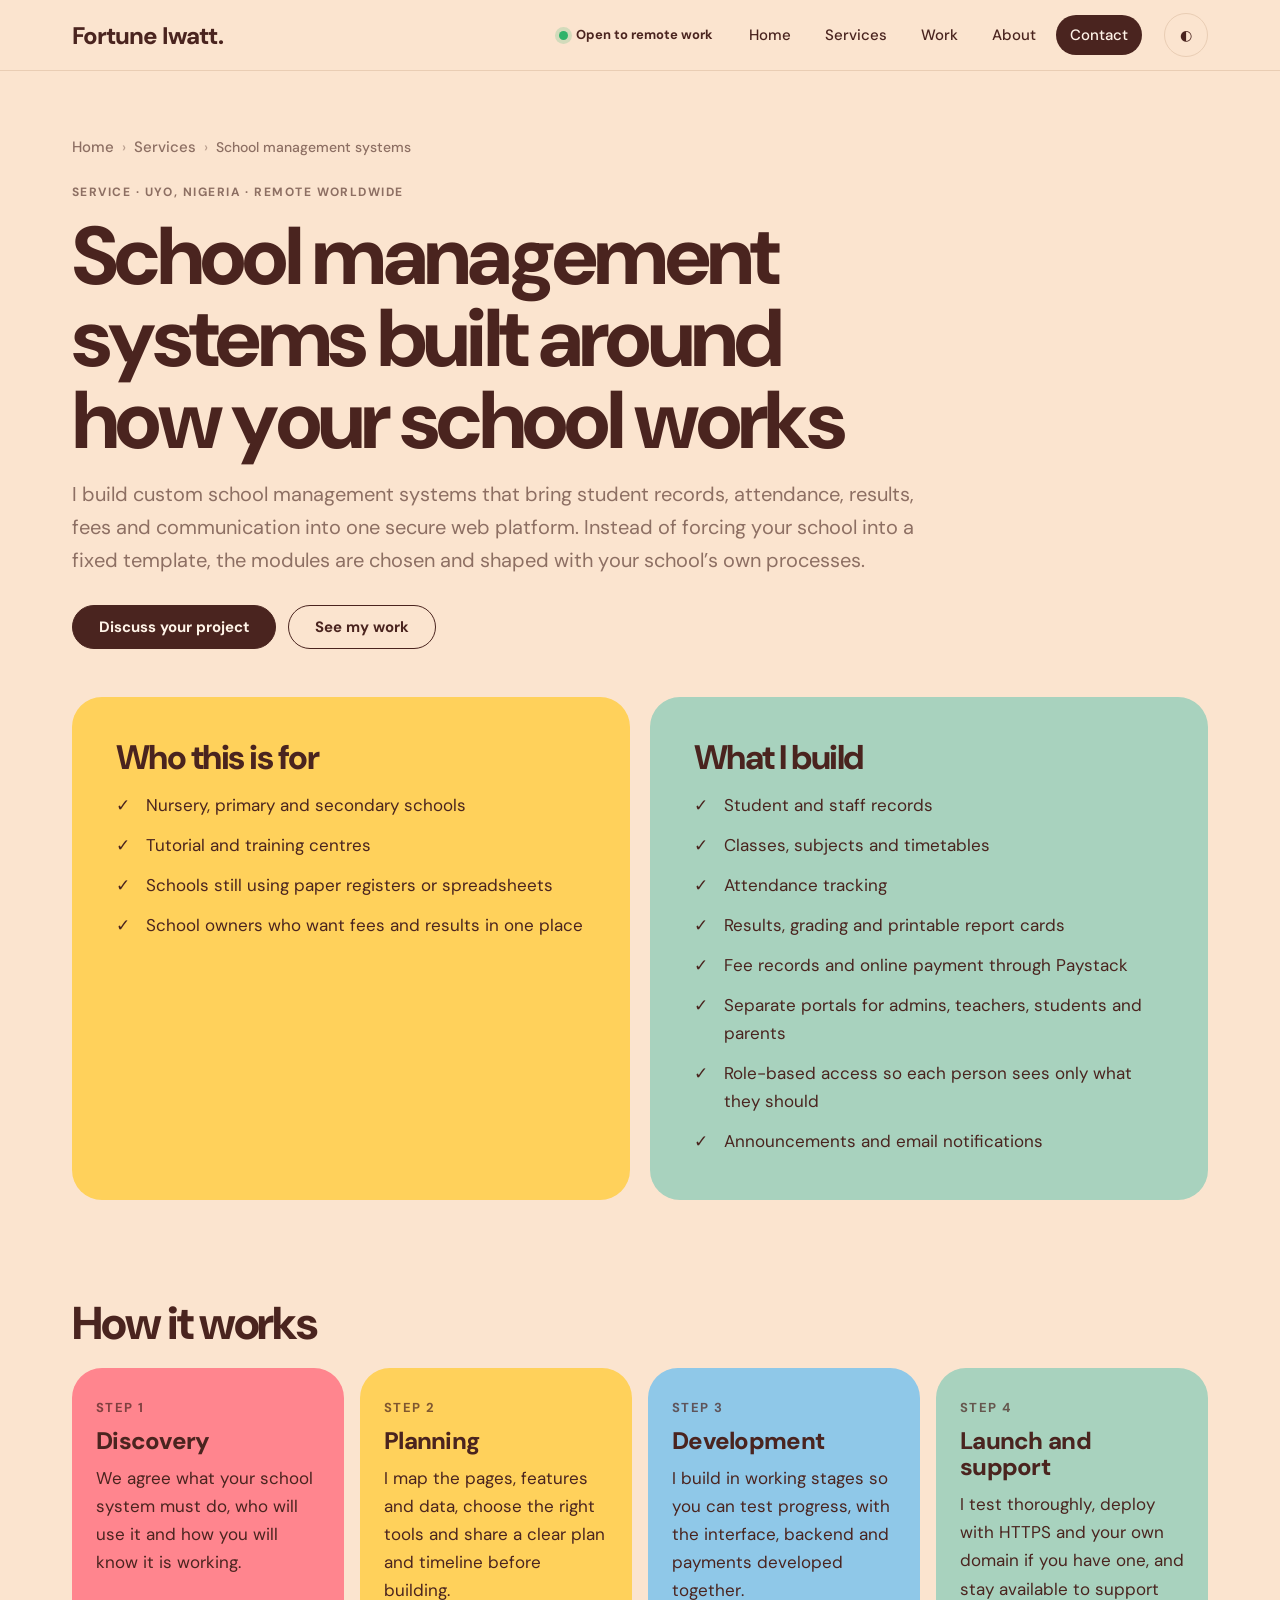
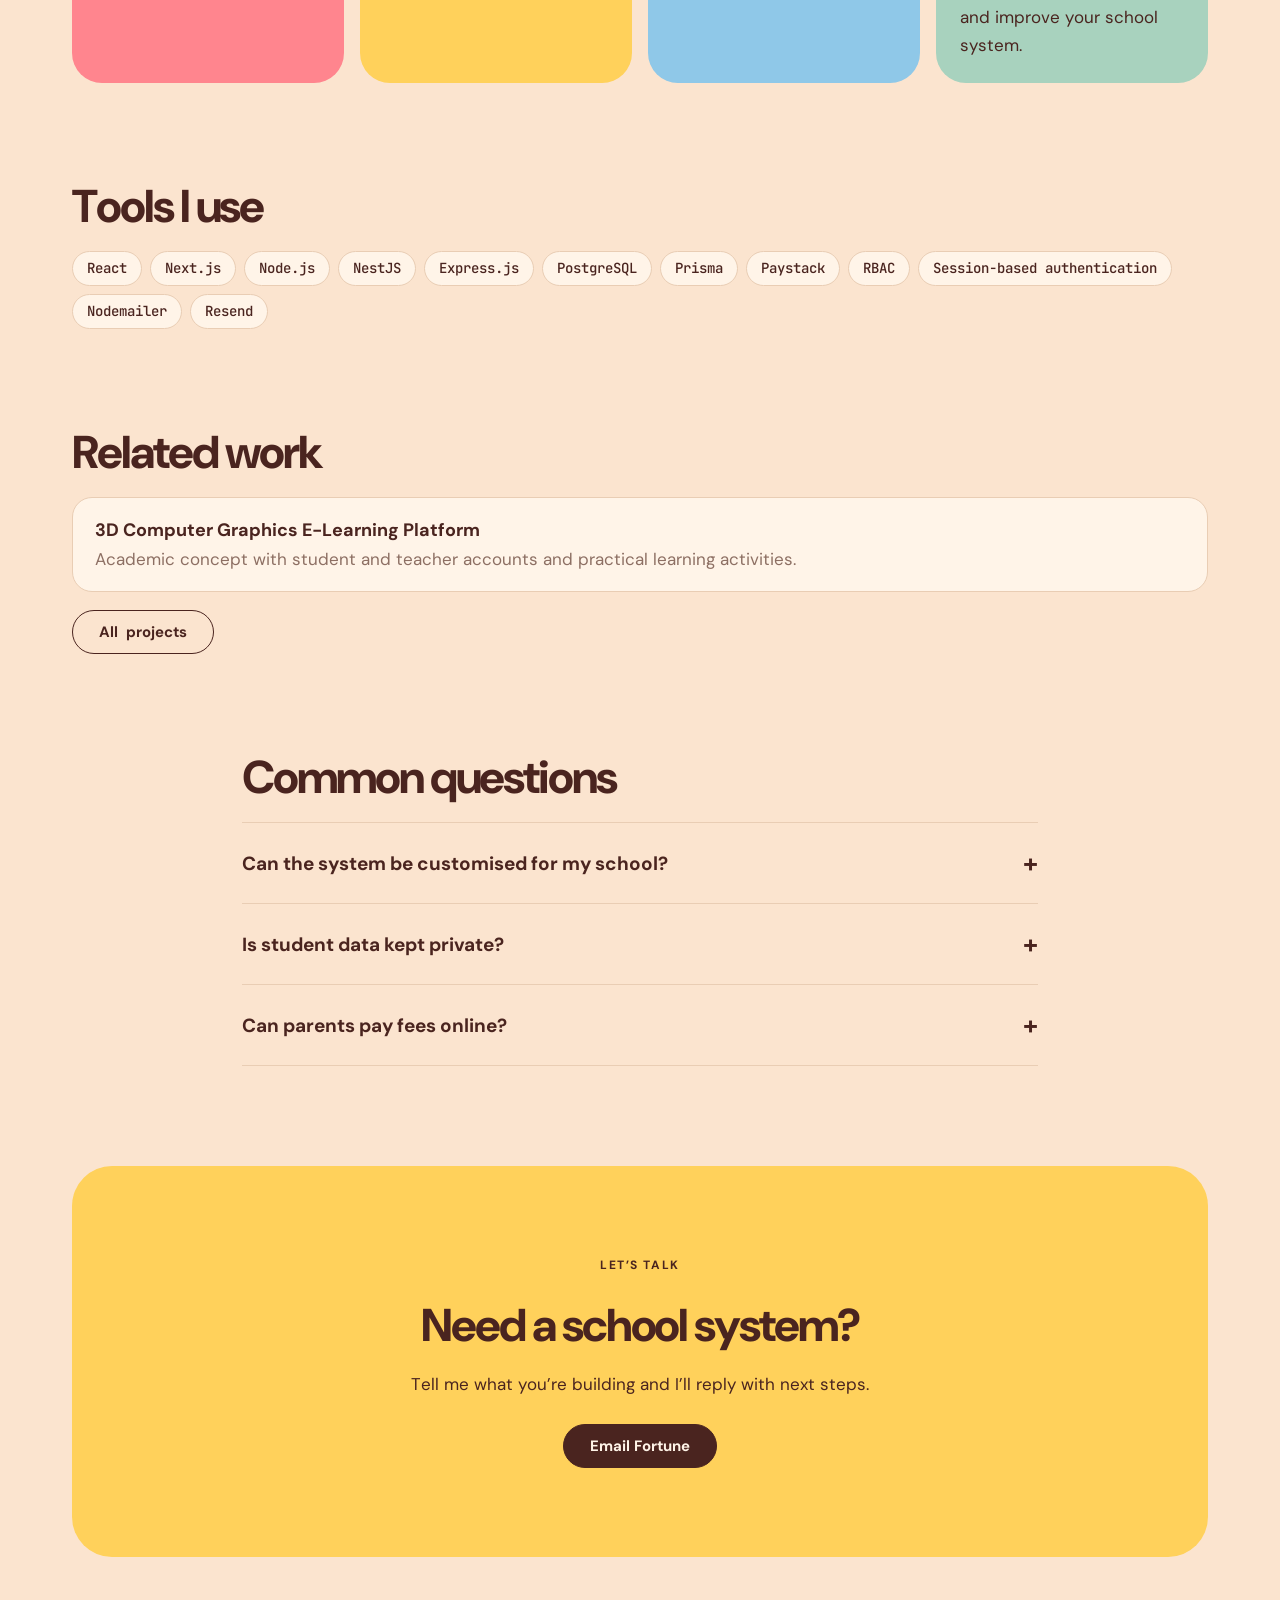
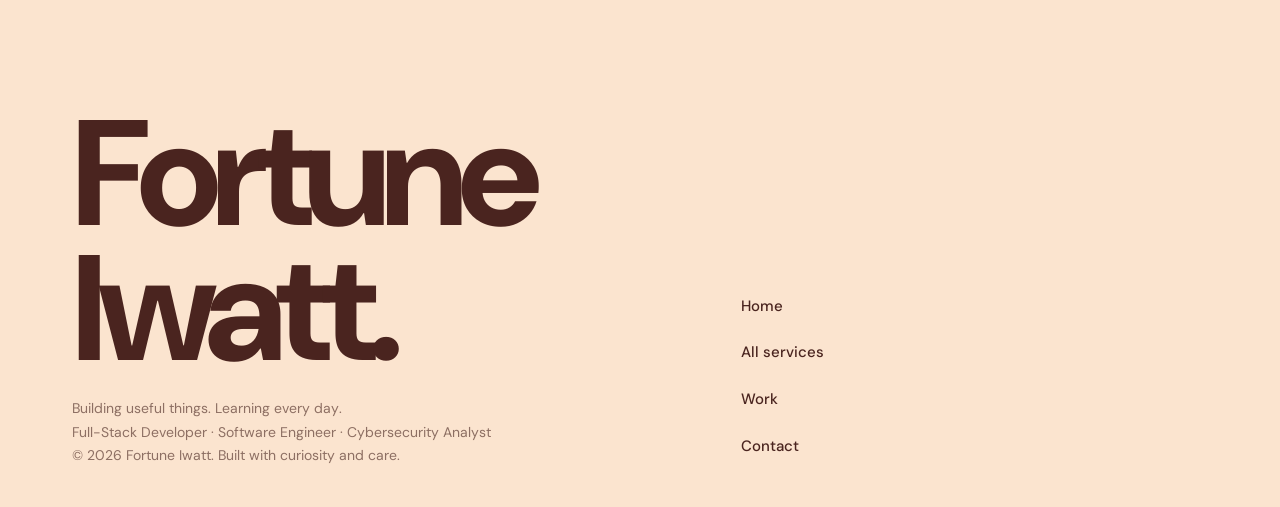
<file: services/school-management-systems/index.html>
<!DOCTYPE html>
<html lang="en">
<head>
<meta charset="utf-8">
<meta name="viewport" content="width=device-width, initial-scale=1, viewport-fit=cover">
<title>School Management System Development in Nigeria | Fortune Iwatt</title>
<meta name="description" content="Custom school management system development in Nigeria: student records, attendance, results, fees, and parent, teacher and admin portals.">
<meta name="author" content="Fortune Iwatt">
<meta name="robots" content="index, follow, max-image-preview:large, max-snippet:-1, max-video-preview:-1">
<meta name="theme-color" content="#FBE4CF">
<link rel="canonical" href="https://devfortuneportfolio.vercel.app/services/school-management-systems/">
<meta property="og:type" content="website">
<meta property="og:site_name" content="Fortune Iwatt">
<meta property="og:title" content="School Management System Development in Nigeria | Fortune Iwatt">
<meta property="og:description" content="Custom school management system development in Nigeria: student records, attendance, results, fees, and parent, teacher and admin portals.">
<meta property="og:url" content="https://devfortuneportfolio.vercel.app/services/school-management-systems/">
<meta property="og:image" content="https://devfortuneportfolio.vercel.app/images/og-image.png">
<meta property="og:image:width" content="1200">
<meta property="og:image:height" content="630">
<meta name="twitter:card" content="summary_large_image">
<meta name="twitter:site" content="@iwattfortune">
<meta name="twitter:title" content="School Management System Development in Nigeria | Fortune Iwatt">
<meta name="twitter:description" content="Custom school management system development in Nigeria: student records, attendance, results, fees, and parent, teacher and admin portals.">
<meta name="twitter:image" content="https://devfortuneportfolio.vercel.app/images/og-image.png">
<link rel="preconnect" href="https://fonts.googleapis.com">
<link rel="preconnect" href="https://fonts.gstatic.com" crossorigin>
<link href="https://fonts.googleapis.com/css2?family=DM+Sans:ital,opsz,wght@0,9..40,400;0,9..40,500;0,9..40,700;0,9..40,800;1,9..40,700&family=JetBrains+Mono:wght@400;500&display=swap" rel="stylesheet">
<link rel="icon" href="../../images/favicon.svg" type="image/svg+xml">
<link rel="stylesheet" href="../../css/styles.css">
<script type="application/ld+json">
{
  "@context": "https://schema.org",
  "@graph": [
    {
      "@type": "Service",
      "@id": "https://devfortuneportfolio.vercel.app/services/school-management-systems/#service",
      "name": "School management systems",
      "serviceType": "School management systems",
      "description": "Custom school management system development in Nigeria: student records, attendance, results, fees, and parent, teacher and admin portals.",
      "url": "https://devfortuneportfolio.vercel.app/services/school-management-systems/",
      "provider": {
        "@id": "https://devfortuneportfolio.vercel.app/#person"
      },
      "areaServed": [
        {
          "@type": "Country",
          "name": "Nigeria"
        },
        "Worldwide (remote)"
      ]
    },
    {
      "@type": "BreadcrumbList",
      "itemListElement": [
        {
          "@type": "ListItem",
          "position": 1,
          "name": "Home",
          "item": "https://devfortuneportfolio.vercel.app/"
        },
        {
          "@type": "ListItem",
          "position": 2,
          "name": "Services",
          "item": "https://devfortuneportfolio.vercel.app/services/"
        },
        {
          "@type": "ListItem",
          "position": 3,
          "name": "School management systems",
          "item": "https://devfortuneportfolio.vercel.app/services/school-management-systems/"
        }
      ]
    },
    {
      "@type": "FAQPage",
      "mainEntity": [
        {
          "@type": "Question",
          "name": "Can the system be customised for my school?",
          "acceptedAnswer": {
            "@type": "Answer",
            "text": "Yes. We agree the modules your school needs first, such as attendance, results or fees, and the system is built around them."
          }
        },
        {
          "@type": "Question",
          "name": "Is student data kept private?",
          "acceptedAnswer": {
            "@type": "Answer",
            "text": "Access is controlled with accounts and role-based permissions, so teachers, parents and administrators only see the data they are allowed to see."
          }
        },
        {
          "@type": "Question",
          "name": "Can parents pay fees online?",
          "acceptedAnswer": {
            "@type": "Answer",
            "text": "Yes. Fee payments can be connected through Paystack, with records updated once a payment is confirmed."
          }
        }
      ]
    }
  ]
}
</script>
</head>
<body>
<header><div class="wrap bar">
<a class="logo" href="/">Fortune Iwatt.</a>
<span class="avail"><i class="dot"></i><span class="t">Open to remote work</span></span>
<nav class="top" id="nav"><a href="/">Home</a><a href="/services/">Services</a><a href="/#work">Work</a><a href="/#about">About</a><a class="hi" href="/#contact">Contact</a></nav>
<button class="tbtn" id="theme" aria-label="Toggle dark mode">◐</button>
<button class="menu" id="menu" aria-expanded="false" aria-controls="mp" aria-label="Open menu"><span class="bars" aria-hidden="true"><i></i><i></i><i></i></span></button>
</div></header>
<nav class="mpanel" id="mp" aria-label="Mobile"><a href="/">Home <span>→</span></a><a href="/services/">Services <span>→</span></a><a href="/#work">Work <span>→</span></a><a href="/#about">About <span>→</span></a><a href="/#contact">Contact <span>→</span></a></nav>
<main class="sp">
<section class="sp-hero"><div class="wrap">
<nav class="crumbs" aria-label="Breadcrumb"><a href="/">Home</a><span>›</span><a href="/services/">Services</a><span>›</span>School management systems</nav>
<p class="eyebrow">Service · Uyo, Nigeria · Remote worldwide</p>
<h1>School management systems built around how your school works</h1>
<p class="lede">I build custom school management systems that bring student records, attendance, results, fees and communication into one secure web platform. Instead of forcing your school into a fixed template, the modules are chosen and shaped with your school’s own processes.</p>
<div class="cta"><a class="btn d" href="mailto:iwattfortune5@gmail.com?subject=School%20management%20systems%20enquiry">Discuss your project</a><a class="btn" href="/#work">See my work</a></div>
</div></section>
<section style="padding-top:0"><div class="wrap two">
<div class="card" style="background:var(--yel)"><h2>Who this is for</h2><ul><li>Nursery, primary and secondary schools</li><li>Tutorial and training centres</li><li>Schools still using paper registers or spreadsheets</li><li>School owners who want fees and results in one place</li></ul></div>
<div class="card" style="background:var(--mint)"><h2>What I build</h2><ul><li>Student and staff records</li><li>Classes, subjects and timetables</li><li>Attendance tracking</li><li>Results, grading and printable report cards</li><li>Fee records and online payment through Paystack</li><li>Separate portals for admins, teachers, students and parents</li><li>Role-based access so each person sees only what they should</li><li>Announcements and email notifications</li></ul></div>
</div></section>
<section style="padding-top:0"><div class="wrap"><h2>How it works</h2><div class="steps4"><div class="card" style="background:#FF858E"><span class="n">Step 1</span><h3>Discovery</h3><p>We agree what your school system must do, who will use it and how you will know it is working.</p></div><div class="card" style="background:#FFD15B"><span class="n">Step 2</span><h3>Planning</h3><p>I map the pages, features and data, choose the right tools and share a clear plan and timeline before building.</p></div><div class="card" style="background:#8FC8E8"><span class="n">Step 3</span><h3>Development</h3><p>I build in working stages so you can test progress, with the interface, backend and payments developed together.</p></div><div class="card" style="background:#A8D2BE"><span class="n">Step 4</span><h3>Launch and support</h3><p>I test thoroughly, deploy with HTTPS and your own domain if you have one, and stay available to support and improve your school system.</p></div></div></div></section>
<section style="padding-top:0"><div class="wrap"><h2>Tools I use</h2><ul class="techl"><li>React</li><li>Next.js</li><li>Node.js</li><li>NestJS</li><li>Express.js</li><li>PostgreSQL</li><li>Prisma</li><li>Paystack</li><li>RBAC</li><li>Session-based authentication</li><li>Nodemailer</li><li>Resend</li></ul></div></section>
<section style="padding-top:0"><div class="wrap"><h2>Related work</h2><ul class="rel"><li><b>3D Computer Graphics E-Learning Platform</b><span>Academic concept with student and teacher accounts and practical learning activities.</span></li></ul><p style="margin-top:18px"><a class="btn" href="/#work">All projects</a></p></div></section>
<section style="padding-top:0"><div class="wrap faq" style="max-width:860px"><h2>Common questions</h2><details><summary>Can the system be customised for my school?</summary><p>Yes. We agree the modules your school needs first, such as attendance, results or fees, and the system is built around them.</p></details><details><summary>Is student data kept private?</summary><p>Access is controlled with accounts and role-based permissions, so teachers, parents and administrators only see the data they are allowed to see.</p></details><details><summary>Can parents pay fees online?</summary><p>Yes. Fee payments can be connected through Paystack, with records updated once a payment is confirmed.</p></details></div></section>
<section style="padding-top:0"><div class="wrap"><div class="big"><p class="eyebrow" style="color:var(--ci)">Let’s talk</p><h2>Need a school system?</h2><p>Tell me what you’re building and I’ll reply with next steps.</p><a class="btn d" href="mailto:iwattfortune5@gmail.com?subject=School%20management%20systems%20enquiry">Email Fortune</a></div></div></section>
</main>
<footer><div class="wrap"><div><div class="big2">Fortune Iwatt.</div><small>Building useful things. Learning every day.<br>Full-Stack Developer · Software Engineer · Cybersecurity Analyst<br>© 2026 Fortune Iwatt. Built with curiosity and care.</small></div>
<nav><a href="/">Home</a><a href="/services/">All services</a><a href="/#work">Work</a><a href="/#contact">Contact</a></nav></div></footer>
<script src="../../js/page.js" defer></script>
</body>
</html>
</file>
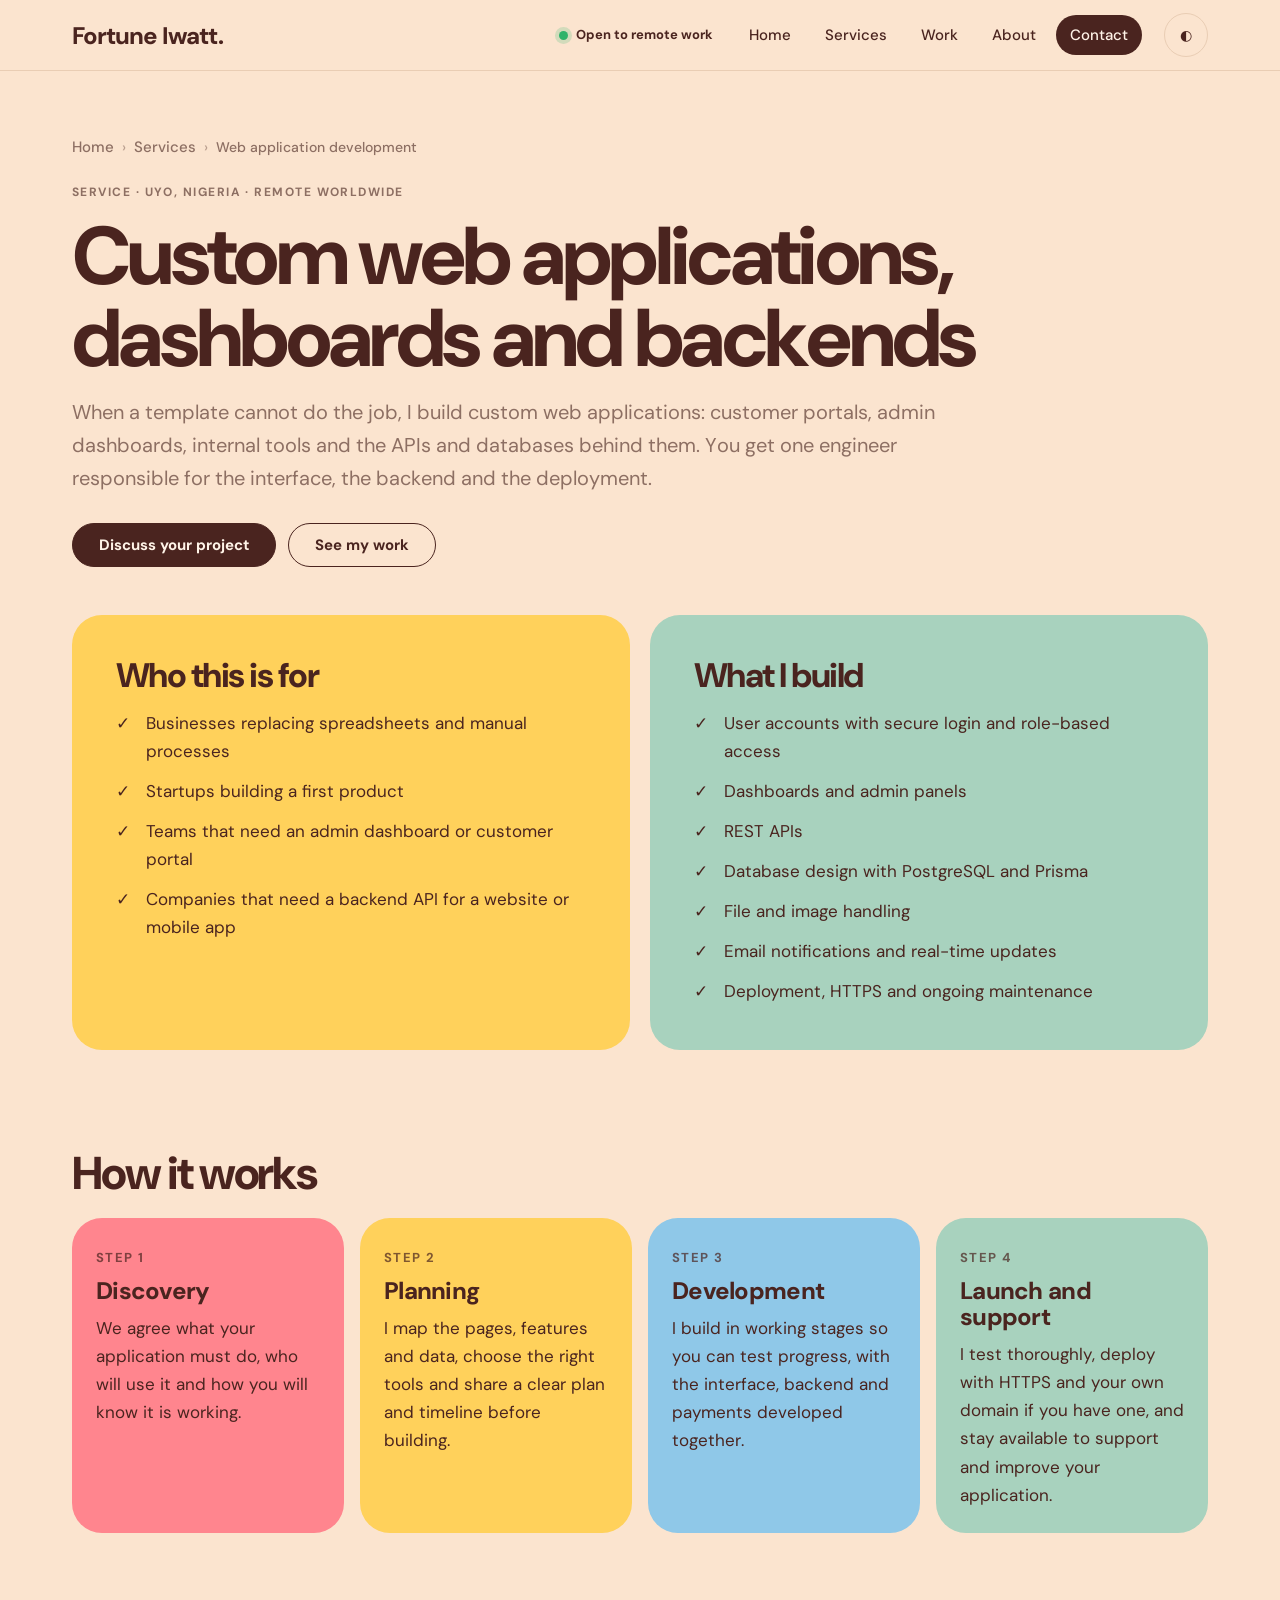
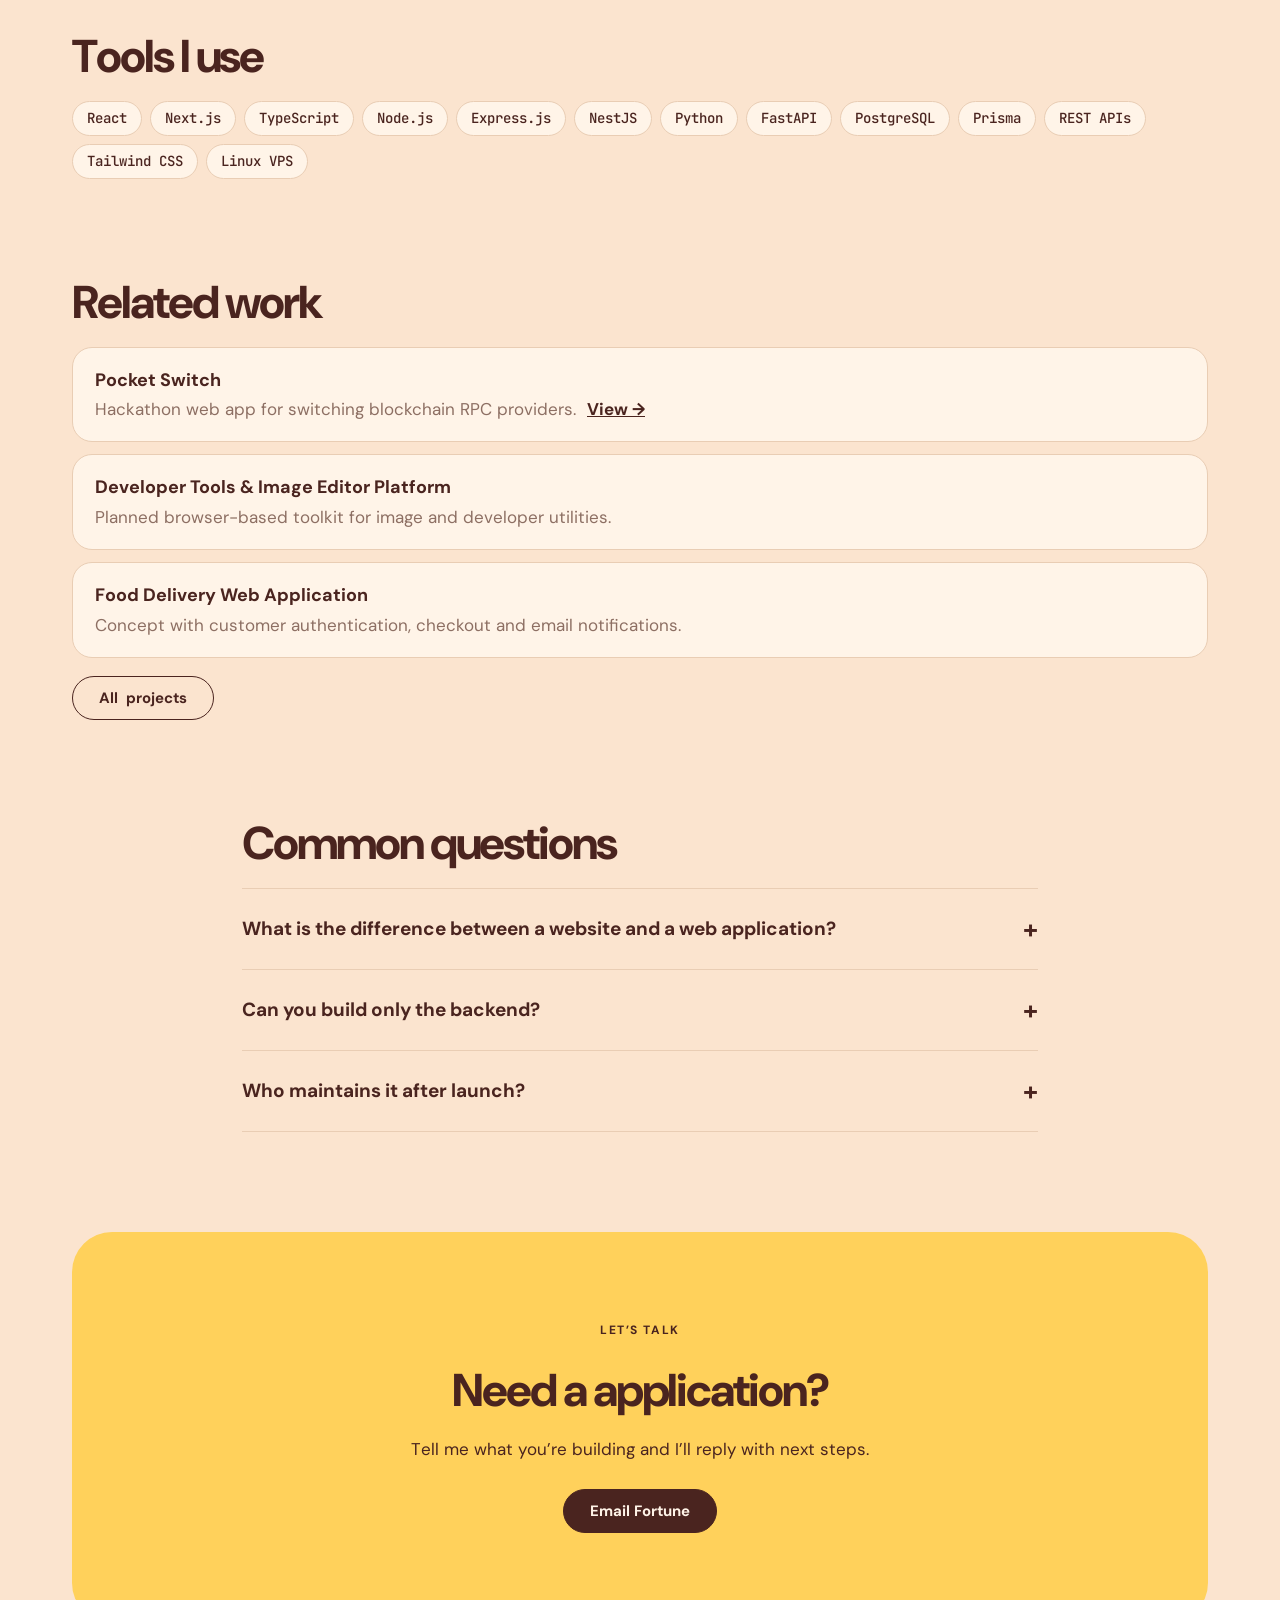
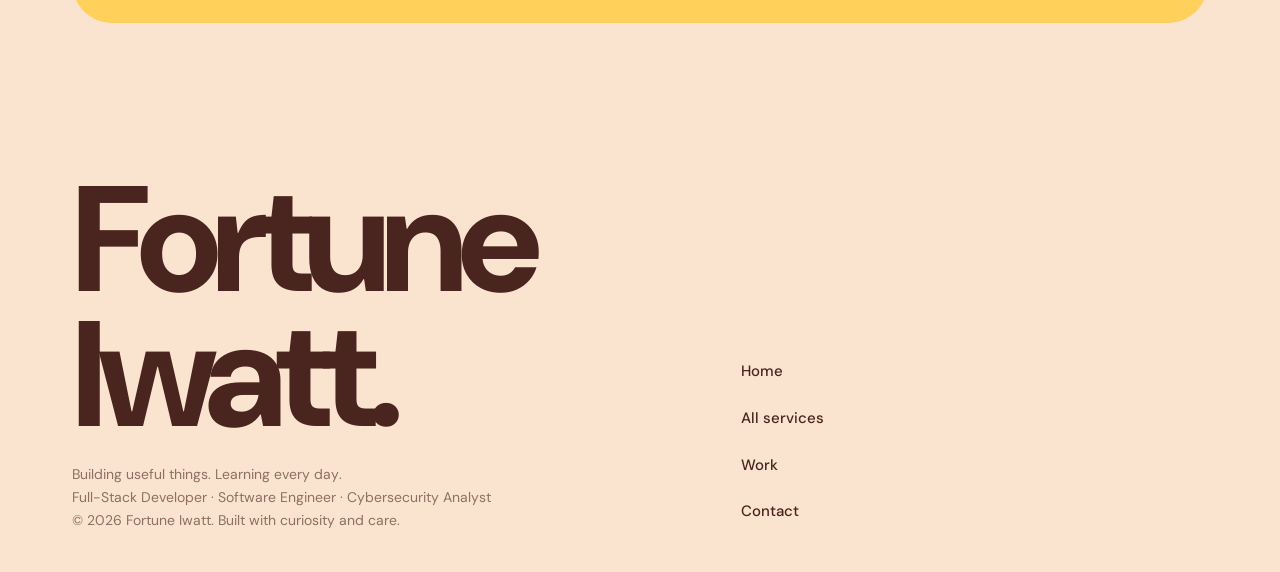
<file: services/web-application-development/index.html>
<!DOCTYPE html>
<html lang="en">
<head>
<meta charset="utf-8">
<meta name="viewport" content="width=device-width, initial-scale=1, viewport-fit=cover">
<title>Custom Web Application Development in Nigeria | Fortune Iwatt</title>
<meta name="description" content="Custom web application, dashboard and backend API development in Nigeria with React, Next.js, Node.js and PostgreSQL.">
<meta name="author" content="Fortune Iwatt">
<meta name="robots" content="index, follow, max-image-preview:large, max-snippet:-1, max-video-preview:-1">
<meta name="theme-color" content="#FBE4CF">
<link rel="canonical" href="https://devfortuneportfolio.vercel.app/services/web-application-development/">
<meta property="og:type" content="website">
<meta property="og:site_name" content="Fortune Iwatt">
<meta property="og:title" content="Custom Web Application Development in Nigeria | Fortune Iwatt">
<meta property="og:description" content="Custom web application, dashboard and backend API development in Nigeria with React, Next.js, Node.js and PostgreSQL.">
<meta property="og:url" content="https://devfortuneportfolio.vercel.app/services/web-application-development/">
<meta property="og:image" content="https://devfortuneportfolio.vercel.app/images/og-image.png">
<meta property="og:image:width" content="1200">
<meta property="og:image:height" content="630">
<meta name="twitter:card" content="summary_large_image">
<meta name="twitter:site" content="@iwattfortune">
<meta name="twitter:title" content="Custom Web Application Development in Nigeria | Fortune Iwatt">
<meta name="twitter:description" content="Custom web application, dashboard and backend API development in Nigeria with React, Next.js, Node.js and PostgreSQL.">
<meta name="twitter:image" content="https://devfortuneportfolio.vercel.app/images/og-image.png">
<link rel="preconnect" href="https://fonts.googleapis.com">
<link rel="preconnect" href="https://fonts.gstatic.com" crossorigin>
<link href="https://fonts.googleapis.com/css2?family=DM+Sans:ital,opsz,wght@0,9..40,400;0,9..40,500;0,9..40,700;0,9..40,800;1,9..40,700&family=JetBrains+Mono:wght@400;500&display=swap" rel="stylesheet">
<link rel="icon" href="../../images/favicon.svg" type="image/svg+xml">
<link rel="stylesheet" href="../../css/styles.css">
<script type="application/ld+json">
{
  "@context": "https://schema.org",
  "@graph": [
    {
      "@type": "Service",
      "@id": "https://devfortuneportfolio.vercel.app/services/web-application-development/#service",
      "name": "Web application development",
      "serviceType": "Web application development",
      "description": "Custom web application, dashboard and backend API development in Nigeria with React, Next.js, Node.js and PostgreSQL.",
      "url": "https://devfortuneportfolio.vercel.app/services/web-application-development/",
      "provider": {
        "@id": "https://devfortuneportfolio.vercel.app/#person"
      },
      "areaServed": [
        {
          "@type": "Country",
          "name": "Nigeria"
        },
        "Worldwide (remote)"
      ]
    },
    {
      "@type": "BreadcrumbList",
      "itemListElement": [
        {
          "@type": "ListItem",
          "position": 1,
          "name": "Home",
          "item": "https://devfortuneportfolio.vercel.app/"
        },
        {
          "@type": "ListItem",
          "position": 2,
          "name": "Services",
          "item": "https://devfortuneportfolio.vercel.app/services/"
        },
        {
          "@type": "ListItem",
          "position": 3,
          "name": "Web application development",
          "item": "https://devfortuneportfolio.vercel.app/services/web-application-development/"
        }
      ]
    },
    {
      "@type": "FAQPage",
      "mainEntity": [
        {
          "@type": "Question",
          "name": "What is the difference between a website and a web application?",
          "acceptedAnswer": {
            "@type": "Answer",
            "text": "A website mainly presents information. A web application lets users log in, enter data and get results, such as a dashboard, portal or booking system."
          }
        },
        {
          "@type": "Question",
          "name": "Can you build only the backend?",
          "acceptedAnswer": {
            "@type": "Answer",
            "text": "Yes. I can build and document an API for your existing website or mobile app."
          }
        },
        {
          "@type": "Question",
          "name": "Who maintains it after launch?",
          "acceptedAnswer": {
            "@type": "Answer",
            "text": "I can keep maintaining and improving the application after launch, and the code is structured so another developer could take over."
          }
        }
      ]
    }
  ]
}
</script>
</head>
<body>
<header><div class="wrap bar">
<a class="logo" href="/">Fortune Iwatt.</a>
<span class="avail"><i class="dot"></i><span class="t">Open to remote work</span></span>
<nav class="top" id="nav"><a href="/">Home</a><a href="/services/">Services</a><a href="/#work">Work</a><a href="/#about">About</a><a class="hi" href="/#contact">Contact</a></nav>
<button class="tbtn" id="theme" aria-label="Toggle dark mode">◐</button>
<button class="menu" id="menu" aria-expanded="false" aria-controls="mp" aria-label="Open menu"><span class="bars" aria-hidden="true"><i></i><i></i><i></i></span></button>
</div></header>
<nav class="mpanel" id="mp" aria-label="Mobile"><a href="/">Home <span>→</span></a><a href="/services/">Services <span>→</span></a><a href="/#work">Work <span>→</span></a><a href="/#about">About <span>→</span></a><a href="/#contact">Contact <span>→</span></a></nav>
<main class="sp">
<section class="sp-hero"><div class="wrap">
<nav class="crumbs" aria-label="Breadcrumb"><a href="/">Home</a><span>›</span><a href="/services/">Services</a><span>›</span>Web application development</nav>
<p class="eyebrow">Service · Uyo, Nigeria · Remote worldwide</p>
<h1>Custom web applications, dashboards and backends</h1>
<p class="lede">When a template cannot do the job, I build custom web applications: customer portals, admin dashboards, internal tools and the APIs and databases behind them. You get one engineer responsible for the interface, the backend and the deployment.</p>
<div class="cta"><a class="btn d" href="mailto:iwattfortune5@gmail.com?subject=Web%20application%20development%20enquiry">Discuss your project</a><a class="btn" href="/#work">See my work</a></div>
</div></section>
<section style="padding-top:0"><div class="wrap two">
<div class="card" style="background:var(--yel)"><h2>Who this is for</h2><ul><li>Businesses replacing spreadsheets and manual processes</li><li>Startups building a first product</li><li>Teams that need an admin dashboard or customer portal</li><li>Companies that need a backend API for a website or mobile app</li></ul></div>
<div class="card" style="background:var(--mint)"><h2>What I build</h2><ul><li>User accounts with secure login and role-based access</li><li>Dashboards and admin panels</li><li>REST APIs</li><li>Database design with PostgreSQL and Prisma</li><li>File and image handling</li><li>Email notifications and real-time updates</li><li>Deployment, HTTPS and ongoing maintenance</li></ul></div>
</div></section>
<section style="padding-top:0"><div class="wrap"><h2>How it works</h2><div class="steps4"><div class="card" style="background:#FF858E"><span class="n">Step 1</span><h3>Discovery</h3><p>We agree what your application must do, who will use it and how you will know it is working.</p></div><div class="card" style="background:#FFD15B"><span class="n">Step 2</span><h3>Planning</h3><p>I map the pages, features and data, choose the right tools and share a clear plan and timeline before building.</p></div><div class="card" style="background:#8FC8E8"><span class="n">Step 3</span><h3>Development</h3><p>I build in working stages so you can test progress, with the interface, backend and payments developed together.</p></div><div class="card" style="background:#A8D2BE"><span class="n">Step 4</span><h3>Launch and support</h3><p>I test thoroughly, deploy with HTTPS and your own domain if you have one, and stay available to support and improve your application.</p></div></div></div></section>
<section style="padding-top:0"><div class="wrap"><h2>Tools I use</h2><ul class="techl"><li>React</li><li>Next.js</li><li>TypeScript</li><li>Node.js</li><li>Express.js</li><li>NestJS</li><li>Python</li><li>FastAPI</li><li>PostgreSQL</li><li>Prisma</li><li>REST APIs</li><li>Tailwind CSS</li><li>Linux VPS</li></ul></div></section>
<section style="padding-top:0"><div class="wrap"><h2>Related work</h2><ul class="rel"><li><b>Pocket Switch</b><span>Hackathon web app for switching blockchain RPC providers.</span> <a href="https://pocket-switch.onrender.com" target="_blank" rel="noopener">View →</a></li><li><b>Developer Tools &amp; Image Editor Platform</b><span>Planned browser-based toolkit for image and developer utilities.</span></li><li><b>Food Delivery Web Application</b><span>Concept with customer authentication, checkout and email notifications.</span></li></ul><p style="margin-top:18px"><a class="btn" href="/#work">All projects</a></p></div></section>
<section style="padding-top:0"><div class="wrap faq" style="max-width:860px"><h2>Common questions</h2><details><summary>What is the difference between a website and a web application?</summary><p>A website mainly presents information. A web application lets users log in, enter data and get results, such as a dashboard, portal or booking system.</p></details><details><summary>Can you build only the backend?</summary><p>Yes. I can build and document an API for your existing website or mobile app.</p></details><details><summary>Who maintains it after launch?</summary><p>I can keep maintaining and improving the application after launch, and the code is structured so another developer could take over.</p></details></div></section>
<section style="padding-top:0"><div class="wrap"><div class="big"><p class="eyebrow" style="color:var(--ci)">Let’s talk</p><h2>Need a application?</h2><p>Tell me what you’re building and I’ll reply with next steps.</p><a class="btn d" href="mailto:iwattfortune5@gmail.com?subject=Web%20application%20development%20enquiry">Email Fortune</a></div></div></section>
</main>
<footer><div class="wrap"><div><div class="big2">Fortune Iwatt.</div><small>Building useful things. Learning every day.<br>Full-Stack Developer · Software Engineer · Cybersecurity Analyst<br>© 2026 Fortune Iwatt. Built with curiosity and care.</small></div>
<nav><a href="/">Home</a><a href="/services/">All services</a><a href="/#work">Work</a><a href="/#contact">Contact</a></nav></div></footer>
<script src="../../js/page.js" defer></script>
</body>
</html>
</file>
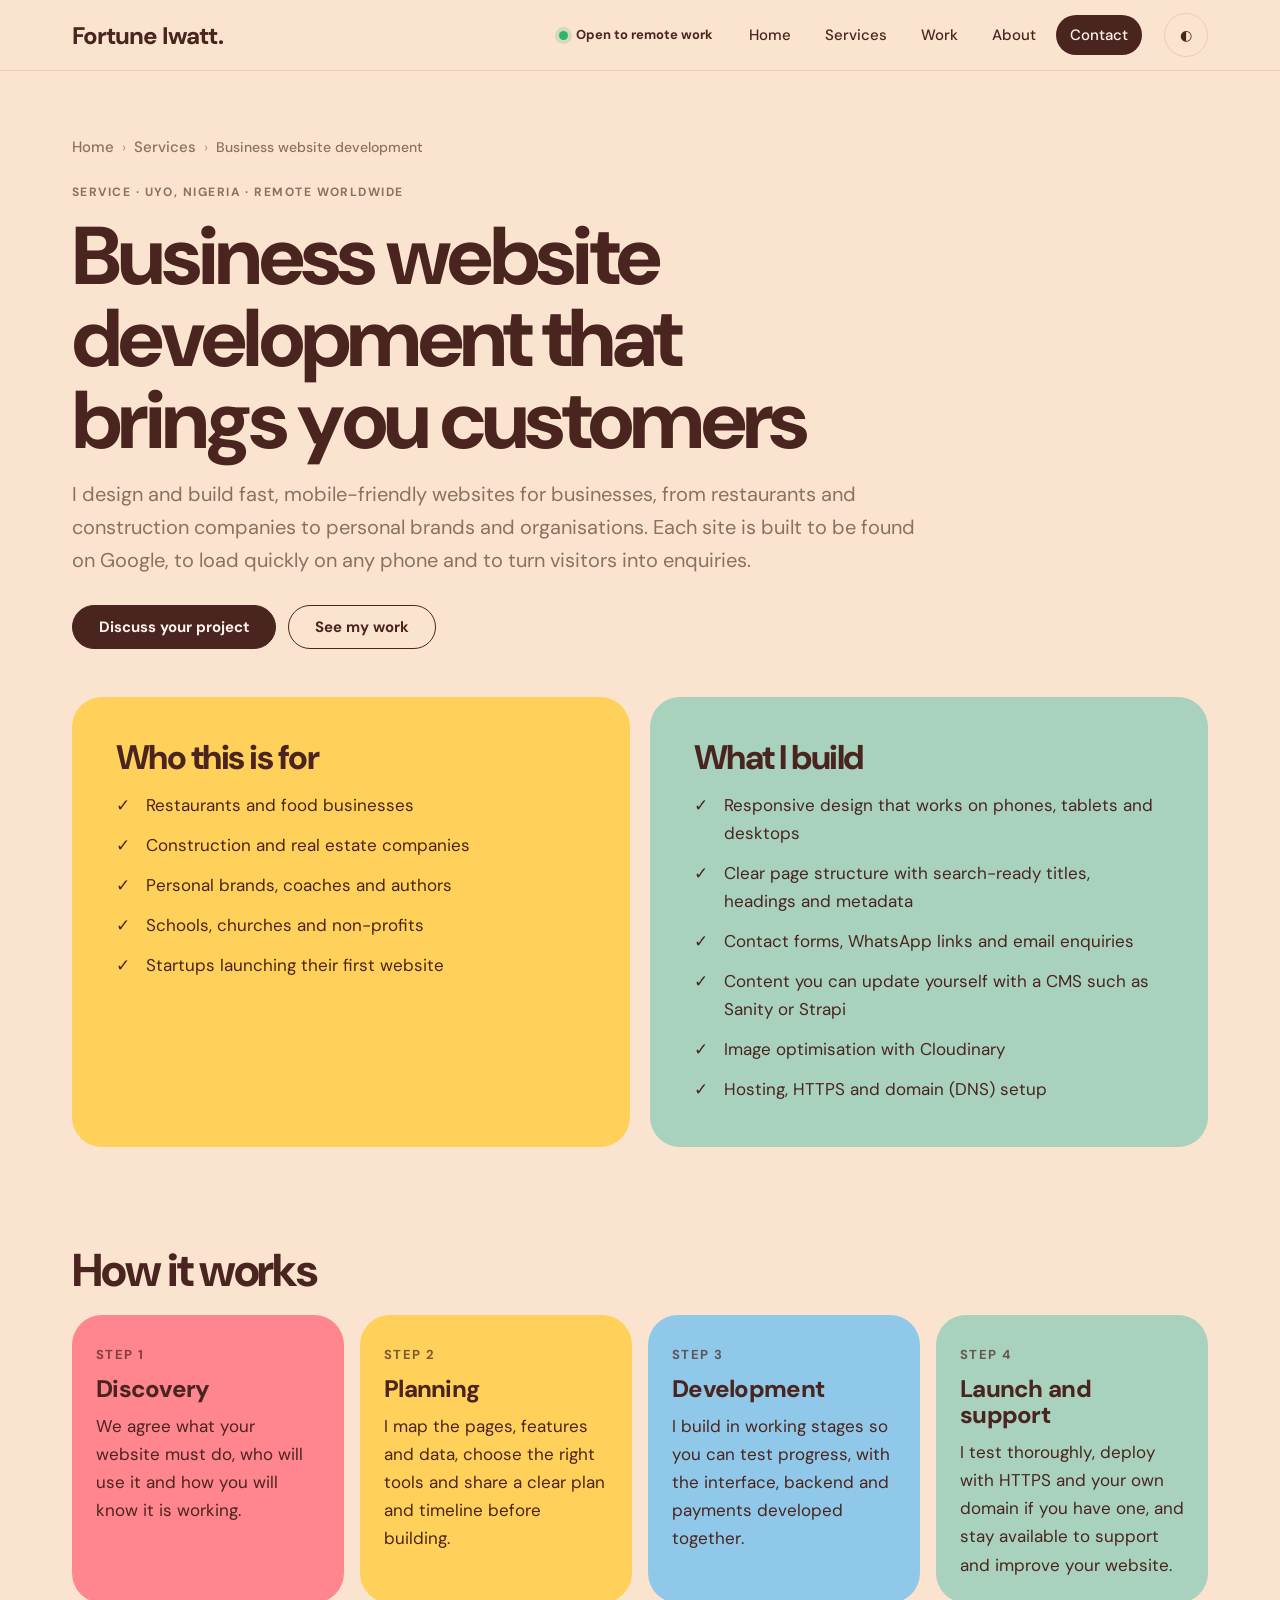
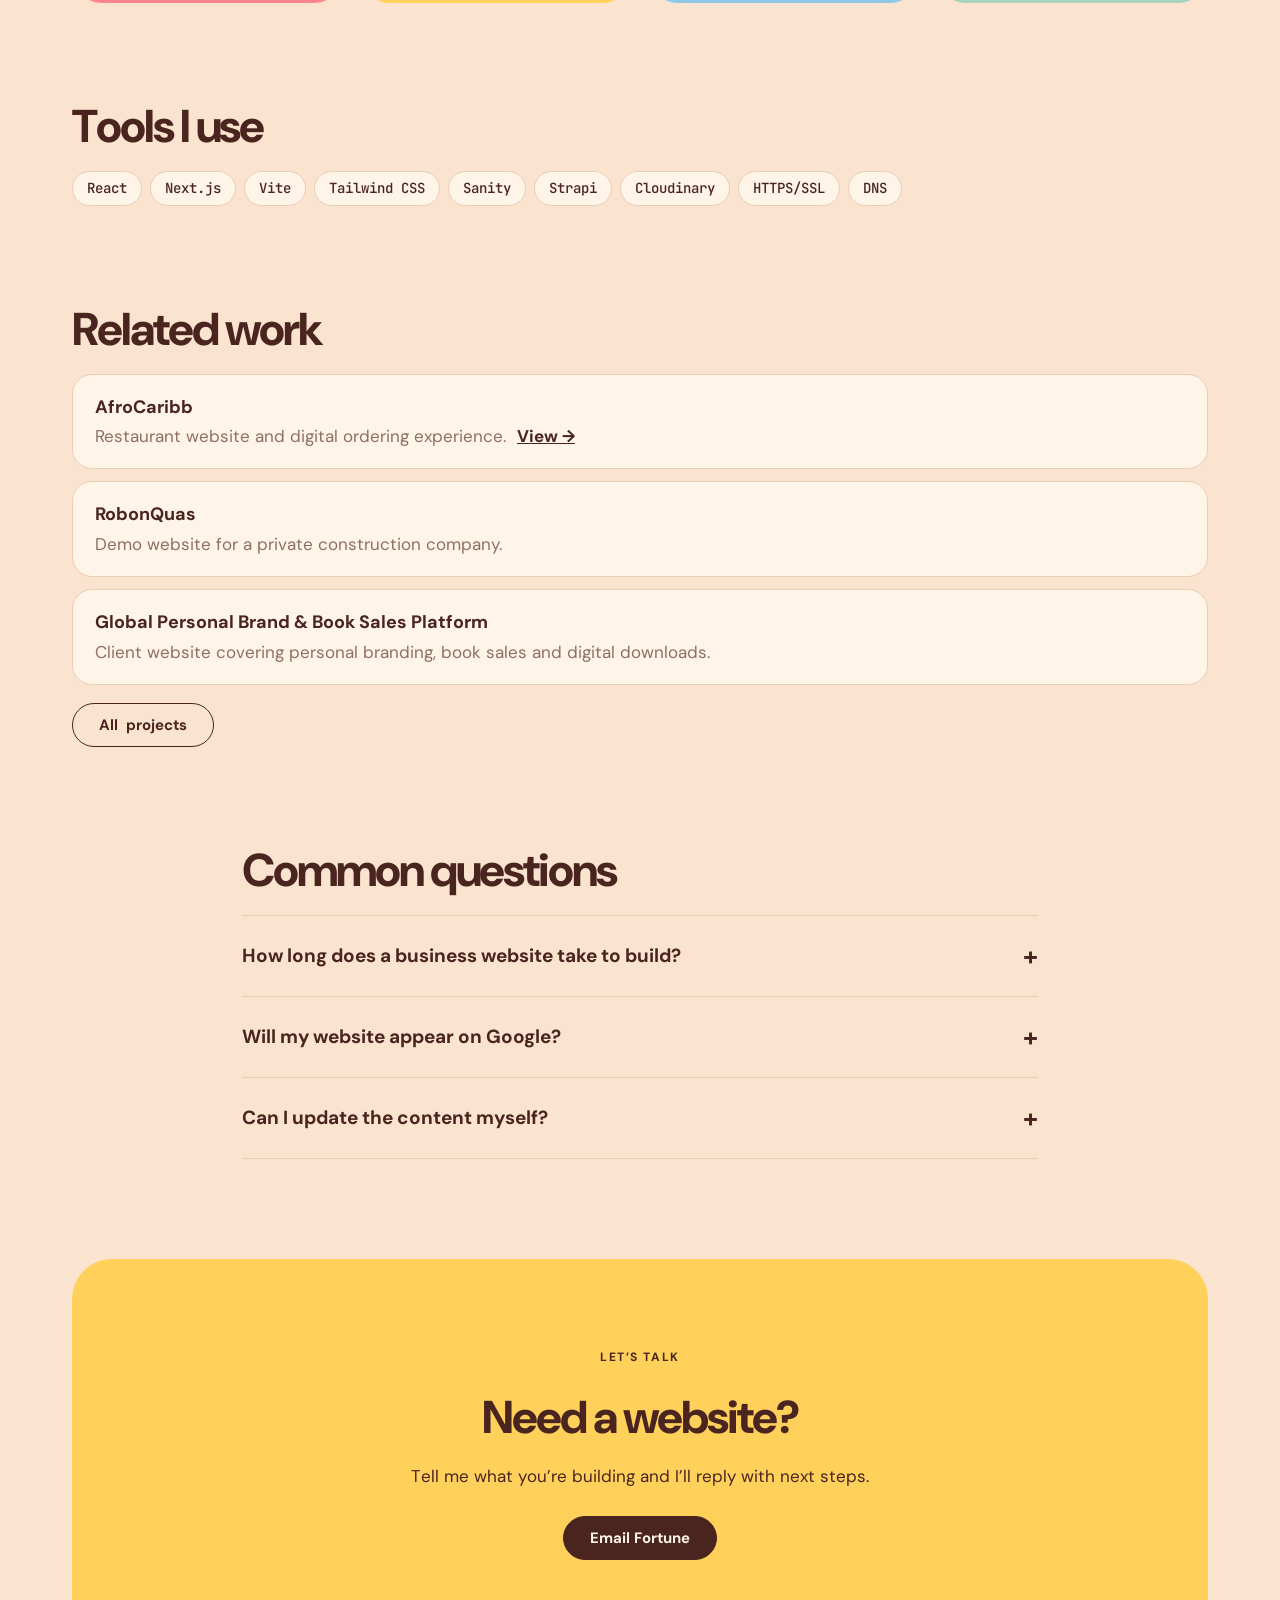
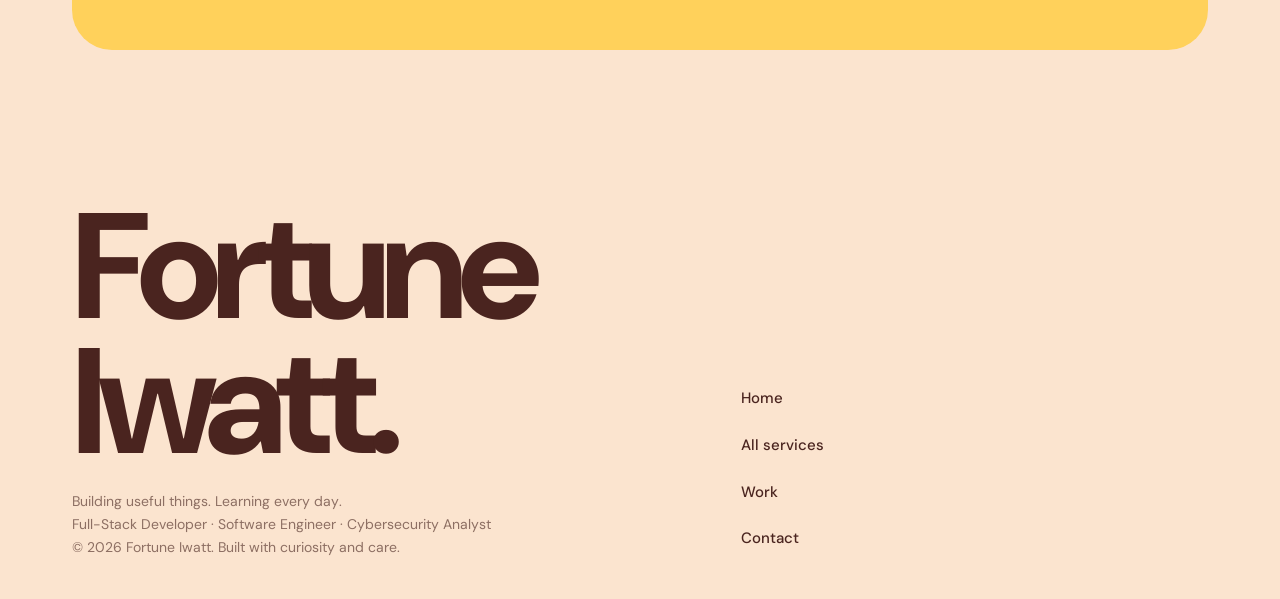
<file: services/website-development/index.html>
<!DOCTYPE html>
<html lang="en">
<head>
<meta charset="utf-8">
<meta name="viewport" content="width=device-width, initial-scale=1, viewport-fit=cover">
<title>Business Website Development in Nigeria | Fortune Iwatt</title>
<meta name="description" content="Professional business website development in Uyo, Nigeria: fast, mobile-friendly, search-ready websites for restaurants, companies, brands and organisations.">
<meta name="author" content="Fortune Iwatt">
<meta name="robots" content="index, follow, max-image-preview:large, max-snippet:-1, max-video-preview:-1">
<meta name="theme-color" content="#FBE4CF">
<link rel="canonical" href="https://devfortuneportfolio.vercel.app/services/website-development/">
<meta property="og:type" content="website">
<meta property="og:site_name" content="Fortune Iwatt">
<meta property="og:title" content="Business Website Development in Nigeria | Fortune Iwatt">
<meta property="og:description" content="Professional business website development in Uyo, Nigeria: fast, mobile-friendly, search-ready websites for restaurants, companies, brands and organisations.">
<meta property="og:url" content="https://devfortuneportfolio.vercel.app/services/website-development/">
<meta property="og:image" content="https://devfortuneportfolio.vercel.app/images/og-image.png">
<meta property="og:image:width" content="1200">
<meta property="og:image:height" content="630">
<meta name="twitter:card" content="summary_large_image">
<meta name="twitter:site" content="@iwattfortune">
<meta name="twitter:title" content="Business Website Development in Nigeria | Fortune Iwatt">
<meta name="twitter:description" content="Professional business website development in Uyo, Nigeria: fast, mobile-friendly, search-ready websites for restaurants, companies, brands and organisations.">
<meta name="twitter:image" content="https://devfortuneportfolio.vercel.app/images/og-image.png">
<link rel="preconnect" href="https://fonts.googleapis.com">
<link rel="preconnect" href="https://fonts.gstatic.com" crossorigin>
<link href="https://fonts.googleapis.com/css2?family=DM+Sans:ital,opsz,wght@0,9..40,400;0,9..40,500;0,9..40,700;0,9..40,800;1,9..40,700&family=JetBrains+Mono:wght@400;500&display=swap" rel="stylesheet">
<link rel="icon" href="../../images/favicon.svg" type="image/svg+xml">
<link rel="stylesheet" href="../../css/styles.css">
<script type="application/ld+json">
{
  "@context": "https://schema.org",
  "@graph": [
    {
      "@type": "Service",
      "@id": "https://devfortuneportfolio.vercel.app/services/website-development/#service",
      "name": "Business website development",
      "serviceType": "Business website development",
      "description": "Professional business website development in Uyo, Nigeria: fast, mobile-friendly, search-ready websites for restaurants, companies, brands and organisations.",
      "url": "https://devfortuneportfolio.vercel.app/services/website-development/",
      "provider": {
        "@id": "https://devfortuneportfolio.vercel.app/#person"
      },
      "areaServed": [
        {
          "@type": "Country",
          "name": "Nigeria"
        },
        "Worldwide (remote)"
      ]
    },
    {
      "@type": "BreadcrumbList",
      "itemListElement": [
        {
          "@type": "ListItem",
          "position": 1,
          "name": "Home",
          "item": "https://devfortuneportfolio.vercel.app/"
        },
        {
          "@type": "ListItem",
          "position": 2,
          "name": "Services",
          "item": "https://devfortuneportfolio.vercel.app/services/"
        },
        {
          "@type": "ListItem",
          "position": 3,
          "name": "Business website development",
          "item": "https://devfortuneportfolio.vercel.app/services/website-development/"
        }
      ]
    },
    {
      "@type": "FAQPage",
      "mainEntity": [
        {
          "@type": "Question",
          "name": "How long does a business website take to build?",
          "acceptedAnswer": {
            "@type": "Answer",
            "text": "It depends on the number of pages and features. After a short discovery conversation I give you a clear timeline before any work begins."
          }
        },
        {
          "@type": "Question",
          "name": "Will my website appear on Google?",
          "acceptedAnswer": {
            "@type": "Answer",
            "text": "I build every site with search in mind: proper titles, descriptions, headings, fast loading and a sitemap. Ranking also depends on competition and time, so nobody can honestly guarantee a position."
          }
        },
        {
          "@type": "Question",
          "name": "Can I update the content myself?",
          "acceptedAnswer": {
            "@type": "Answer",
            "text": "Yes. If you want to edit text and images without a developer, I can connect a content management system such as Sanity or Strapi."
          }
        }
      ]
    }
  ]
}
</script>
</head>
<body>
<header><div class="wrap bar">
<a class="logo" href="/">Fortune Iwatt.</a>
<span class="avail"><i class="dot"></i><span class="t">Open to remote work</span></span>
<nav class="top" id="nav"><a href="/">Home</a><a href="/services/">Services</a><a href="/#work">Work</a><a href="/#about">About</a><a class="hi" href="/#contact">Contact</a></nav>
<button class="tbtn" id="theme" aria-label="Toggle dark mode">◐</button>
<button class="menu" id="menu" aria-expanded="false" aria-controls="mp" aria-label="Open menu"><span class="bars" aria-hidden="true"><i></i><i></i><i></i></span></button>
</div></header>
<nav class="mpanel" id="mp" aria-label="Mobile"><a href="/">Home <span>→</span></a><a href="/services/">Services <span>→</span></a><a href="/#work">Work <span>→</span></a><a href="/#about">About <span>→</span></a><a href="/#contact">Contact <span>→</span></a></nav>
<main class="sp">
<section class="sp-hero"><div class="wrap">
<nav class="crumbs" aria-label="Breadcrumb"><a href="/">Home</a><span>›</span><a href="/services/">Services</a><span>›</span>Business website development</nav>
<p class="eyebrow">Service · Uyo, Nigeria · Remote worldwide</p>
<h1>Business website development that brings you customers</h1>
<p class="lede">I design and build fast, mobile-friendly websites for businesses, from restaurants and construction companies to personal brands and organisations. Each site is built to be found on Google, to load quickly on any phone and to turn visitors into enquiries.</p>
<div class="cta"><a class="btn d" href="mailto:iwattfortune5@gmail.com?subject=Business%20website%20development%20enquiry">Discuss your project</a><a class="btn" href="/#work">See my work</a></div>
</div></section>
<section style="padding-top:0"><div class="wrap two">
<div class="card" style="background:var(--yel)"><h2>Who this is for</h2><ul><li>Restaurants and food businesses</li><li>Construction and real estate companies</li><li>Personal brands, coaches and authors</li><li>Schools, churches and non-profits</li><li>Startups launching their first website</li></ul></div>
<div class="card" style="background:var(--mint)"><h2>What I build</h2><ul><li>Responsive design that works on phones, tablets and desktops</li><li>Clear page structure with search-ready titles, headings and metadata</li><li>Contact forms, WhatsApp links and email enquiries</li><li>Content you can update yourself with a CMS such as Sanity or Strapi</li><li>Image optimisation with Cloudinary</li><li>Hosting, HTTPS and domain (DNS) setup</li></ul></div>
</div></section>
<section style="padding-top:0"><div class="wrap"><h2>How it works</h2><div class="steps4"><div class="card" style="background:#FF858E"><span class="n">Step 1</span><h3>Discovery</h3><p>We agree what your website must do, who will use it and how you will know it is working.</p></div><div class="card" style="background:#FFD15B"><span class="n">Step 2</span><h3>Planning</h3><p>I map the pages, features and data, choose the right tools and share a clear plan and timeline before building.</p></div><div class="card" style="background:#8FC8E8"><span class="n">Step 3</span><h3>Development</h3><p>I build in working stages so you can test progress, with the interface, backend and payments developed together.</p></div><div class="card" style="background:#A8D2BE"><span class="n">Step 4</span><h3>Launch and support</h3><p>I test thoroughly, deploy with HTTPS and your own domain if you have one, and stay available to support and improve your website.</p></div></div></div></section>
<section style="padding-top:0"><div class="wrap"><h2>Tools I use</h2><ul class="techl"><li>React</li><li>Next.js</li><li>Vite</li><li>Tailwind CSS</li><li>Sanity</li><li>Strapi</li><li>Cloudinary</li><li>HTTPS/SSL</li><li>DNS</li></ul></div></section>
<section style="padding-top:0"><div class="wrap"><h2>Related work</h2><ul class="rel"><li><b>AfroCaribb</b><span>Restaurant website and digital ordering experience.</span> <a href="https://africancaribbeanfusion.com/" target="_blank" rel="noopener">View →</a></li><li><b>RobonQuas</b><span>Demo website for a private construction company.</span></li><li><b>Global Personal Brand &amp; Book Sales Platform</b><span>Client website covering personal branding, book sales and digital downloads.</span></li></ul><p style="margin-top:18px"><a class="btn" href="/#work">All projects</a></p></div></section>
<section style="padding-top:0"><div class="wrap faq" style="max-width:860px"><h2>Common questions</h2><details><summary>How long does a business website take to build?</summary><p>It depends on the number of pages and features. After a short discovery conversation I give you a clear timeline before any work begins.</p></details><details><summary>Will my website appear on Google?</summary><p>I build every site with search in mind: proper titles, descriptions, headings, fast loading and a sitemap. Ranking also depends on competition and time, so nobody can honestly guarantee a position.</p></details><details><summary>Can I update the content myself?</summary><p>Yes. If you want to edit text and images without a developer, I can connect a content management system such as Sanity or Strapi.</p></details></div></section>
<section style="padding-top:0"><div class="wrap"><div class="big"><p class="eyebrow" style="color:var(--ci)">Let’s talk</p><h2>Need a website?</h2><p>Tell me what you’re building and I’ll reply with next steps.</p><a class="btn d" href="mailto:iwattfortune5@gmail.com?subject=Business%20website%20development%20enquiry">Email Fortune</a></div></div></section>
</main>
<footer><div class="wrap"><div><div class="big2">Fortune Iwatt.</div><small>Building useful things. Learning every day.<br>Full-Stack Developer · Software Engineer · Cybersecurity Analyst<br>© 2026 Fortune Iwatt. Built with curiosity and care.</small></div>
<nav><a href="/">Home</a><a href="/services/">All services</a><a href="/#work">Work</a><a href="/#contact">Contact</a></nav></div></footer>
<script src="../../js/page.js" defer></script>
</body>
</html>
</file>
<file: css/styles.css>
:root{--bg:#FBE4CF;--surface:#FFF4E8;--ink:#4A241F;--mute:#8D6F63;--line:#E9CDB4;--pink:#FF858E;--yel:#FFD15B;--grn:#42996F;--mint:#A8D2BE;--blue:#8FC8E8;--ci:#4A241F;--cc:#FFF4E8;
--sans:"DM Sans",system-ui,sans-serif;--mono:"JetBrains Mono",ui-monospace,monospace;--w:1200px;
box-sizing:border-box;padding-bottom:env(safe-area-inset-bottom,0px)}
@media(prefers-color-scheme:dark){:root:not([data-theme="light"]){--bg:#1d100e;--surface:#2b1916;--ink:#FFF0E2;--mute:#c4a99b;--line:#4a2e29}}
:root[data-theme="dark"]{--bg:#1d100e;--surface:#2b1916;--ink:#FFF0E2;--mute:#c4a99b;--line:#4a2e29}
*,*::before,*::after{box-sizing:border-box}
html{scroll-behavior:smooth;scroll-padding-top:calc(84px + env(safe-area-inset-top,0px));height:100%}
body{margin:0;background:var(--bg);color:var(--ink);font:400 17px/1.65 var(--sans);-webkit-font-smoothing:antialiased;min-height:100%;overflow-x:hidden}
body::before{content:"";position:fixed;inset:0 0 auto;height:env(safe-area-inset-top,0px);z-index:40;background:var(--bg)}
a{color:inherit}img,svg{max-width:100%}p{margin:0}
h1,h2,h3{margin:0;font-weight:800;line-height:1;letter-spacing:-.045em}
h2{font-size:clamp(34px,6vw,64px)}h3{font-size:clamp(24px,3vw,32px);letter-spacing:-.03em;line-height:1.1}
.wrap{max-width:var(--w);margin:0 auto;padding:0 20px}
section{padding:clamp(48px,8vw,100px) 0}
.eyebrow{font-size:12px;font-weight:700;letter-spacing:.12em;text-transform:uppercase;color:var(--mute);margin-bottom:14px}
.lede{color:var(--mute);max-width:58ch;margin-top:16px}
:focus-visible{outline:3px solid var(--ink);outline-offset:3px;border-radius:8px}
.btn{display:inline-flex;align-items:center;justify-content:center;gap:8px;min-height:48px;padding:0 26px;border-radius:999px;border:1.5px solid var(--ink);background:none;color:var(--ink);font:700 15px var(--sans);text-decoration:none;cursor:pointer;transition:transform .2s,background .2s}
.btn:hover{transform:translateY(-2px)}.btn.d{background:var(--ci);color:var(--cc);border-color:var(--ci)}
.btn.off{opacity:.55;border-style:dashed;cursor:not-allowed}
.card{border-radius:30px;padding:clamp(24px,4vw,44px);color:var(--ci);transition:transform .25s}
.card:hover{transform:translateY(-4px)}
/* header */
header{position:sticky;top:env(safe-area-inset-top,0px);z-index:30;background:var(--bg);border-bottom:1px solid var(--line)}
.bar{display:flex;align-items:center;gap:22px;height:70px}
.logo{font:800 24px var(--sans);letter-spacing:-.04em;text-decoration:none;margin-right:auto}
nav{display:flex;gap:6px}nav a{text-decoration:none;font-weight:500;font-size:15px;padding:8px 14px;border-radius:999px}
nav a:hover,nav a.on{background:var(--surface)}nav a.hi{background:var(--ci);color:var(--cc)}
.avail{display:flex;align-items:center;gap:8px;font-size:13px;font-weight:700}
.dot{width:9px;height:9px;border-radius:50%;background:#2fb36a;box-shadow:0 0 0 4px #2fb36a33}
.tbtn,.menu{background:none;border:1.5px solid var(--line);border-radius:999px;height:42px;min-width:42px;color:var(--ink);cursor:pointer;font:700 14px var(--sans)}
.menu{display:none;padding:0 18px;border-color:var(--ink)}
.mpanel{display:none}
/* hero */
.hero{padding-top:clamp(28px,5vw,64px)}
.hg{display:grid;grid-template-columns:1.1fr .9fr;gap:40px;align-items:center}
.meta{font-weight:700;font-size:15px;color:var(--mute)}
h1{font-size:clamp(52px,9vw,112px);margin:12px 0 22px}
h1 small{display:block;font-size:.42em;letter-spacing:-.04em;margin-top:18px;font-weight:700}
.cta{display:flex;gap:12px;flex-wrap:wrap;margin-top:30px}
.pw{position:relative;max-width:480px;margin-inline:auto;width:100%}
.portrait{aspect-ratio:4/5;border-radius:40% 40% 30px 30px;background:var(--yel);display:grid;place-items:center;color:var(--ci);font-weight:700;text-align:center;padding:20px}
.portrait span,.slot span{border:2px dashed currentColor;padding:10px 16px;border-radius:14px;font-size:14px}
.fl{position:absolute;background:var(--surface);border:1px solid var(--line);border-radius:999px;padding:8px 14px;font:500 13px var(--mono);animation:fl 5s ease-in-out infinite}
.fl:nth-of-type(1){top:6%;left:-4%}.fl:nth-of-type(2){top:22%;right:-6%;animation-delay:-1s}.fl:nth-of-type(3){bottom:30%;left:-8%;animation-delay:-2s}.fl:nth-of-type(4){bottom:10%;right:-3%;animation-delay:-3s}
@keyframes fl{50%{transform:translateY(-8px)}}
.photo{aspect-ratio:16/8;border-radius:34px;background:var(--mint);display:grid;place-items:center;position:relative;color:var(--ci);font-weight:700}
.photo em{position:absolute;left:20px;bottom:20px;background:var(--surface);color:var(--ink);font-style:normal;font-size:14px;padding:8px 16px;border-radius:999px}
.row{display:grid;grid-template-columns:1.2fr .8fr;gap:20px;margin-top:20px}
.code{background:var(--ink);color:#FFF4E8;font:400 15px/1.8 var(--mono);border-radius:30px;padding:0}
:root:not([data-theme="dark"]) .code{background:#4A241F}
.code .tab{padding:14px 24px;border-bottom:1px solid #ffffff22;color:#c9aa9c;font-size:13px}
.code pre{margin:0;padding:22px 24px;overflow-x:auto;font:inherit}
.k{color:#FF858E}.s{color:#FFD15B}.b{color:#A8D2BE}.c{color:#c9aa9c}
.code a{display:inline-block;margin:0 24px 22px;color:#FFD15B;font-weight:700;font-family:var(--sans)}
.soc{display:flex;gap:10px;flex-wrap:wrap;margin-top:22px}
.soc a{min-height:44px;padding:0 18px;border-radius:999px;background:#ffffff99;display:inline-flex;align-items:center;font-weight:700;font-size:14px;text-decoration:none;color:var(--ci)}
.soc a.off{border:1.5px dashed var(--ci);background:none;opacity:.7}
.big{background:var(--yel);text-align:center;padding:clamp(40px,7vw,90px) 24px;margin-top:20px;border-radius:40px}
.big h2{margin:6px 0 18px}.big p{max-width:52ch;margin:0 auto 26px}
/* about */
.about{background:var(--pink);text-align:center;border-radius:44px;padding:clamp(32px,6vw,72px) clamp(20px,5vw,64px)}
.ap{width:clamp(150px,22vw,220px);aspect-ratio:1;border-radius:50%;background:var(--yel);margin:18px auto 26px;display:grid;place-items:center;font-weight:700;font-size:13px;padding:14px}
.about p{max-width:62ch;margin:14px auto 0}
.about h2{margin-top:6px}
/* principles */
.gband{background:var(--grn);border-radius:44px;padding:clamp(20px,4vw,56px)}
.letter{background:#FFF4E8;color:#4A241F;border-radius:30px;padding:clamp(24px,5vw,60px);position:relative}
.letter::before{content:"";position:absolute;top:-12px;left:40px;width:22px;height:54px;border:4px solid #8D6F63;border-radius:12px}
.letter h2{max-width:14ch}.letter p{max-width:62ch;margin-top:16px}
.notes{display:grid;grid-template-columns:repeat(4,1fr);gap:18px;margin-top:34px}
.note{padding:22px;min-height:150px;border-radius:6px 6px 24px 6px;font-weight:700;font-size:20px;line-height:1.2;color:#4A241F;box-shadow:3px 6px 0 #4A241F26}
.note:nth-child(odd){background:var(--pink);transform:rotate(-2deg)}.note:nth-child(even){background:var(--yel);transform:rotate(1.5deg);margin-top:14px}
/* toolbox */
.mapbox{background:var(--surface);border:1px solid var(--line);border-radius:34px;overflow:hidden;margin-top:30px;background-image:radial-gradient(var(--line) 1.4px,transparent 1.4px);background-size:22px 22px}
.mscroll{overflow-x:auto;-webkit-overflow-scrolling:touch}
svg.map{display:block;width:100%;min-width:780px;height:auto}
.mhint{display:flex;justify-content:space-between;align-items:center;gap:12px;flex-wrap:wrap;padding:14px 20px;border-top:1px solid var(--line);font-size:13px;color:var(--mute);font-weight:500;background:var(--surface)}
.chip{border:1.5px solid var(--ink);background:none;border-radius:999px;padding:6px 16px;font:700 13px var(--sans);color:var(--ink);cursor:pointer;min-height:36px}
.map [data-id]{cursor:pointer;transition:opacity .2s}.map .dim{opacity:.14}.map line{stroke:var(--mute);stroke-width:1.4;transition:opacity .2s,stroke-width .2s}
.map line.hl{stroke:var(--ink);stroke-width:2.6}.map text{font:700 13px var(--sans);fill:var(--ink);text-anchor:middle;dominant-baseline:central;pointer-events:none}
.map .cn text{fill:#4A241F;font-size:15px}.map .pin rect,.map .pin circle{stroke:var(--ink);stroke-width:3}
/* projects */
.pgrid{display:grid;grid-template-columns:repeat(2,1fr);gap:22px;margin-top:34px}
.pc{display:flex;flex-direction:column;gap:14px}
.pc:nth-child(1){background:var(--pink)}.pc:nth-child(2){background:var(--yel)}.pc:nth-child(3){background:var(--blue);grid-column:1/-1}
.slot{aspect-ratio:16/10;border-radius:22px;background:#ffffff66;display:grid;place-items:center;font-weight:700;color:var(--ci)}
.pc:nth-child(3) .slot{aspect-ratio:16/6}
.pc .cat{font-size:12px;font-weight:700;letter-spacing:.1em;text-transform:uppercase}
.pc p{opacity:.88}.pc .note2{font-size:13px;font-style:italic;opacity:.7}
.pl{display:flex;gap:10px;flex-wrap:wrap;margin-top:auto}
.tags{display:flex;gap:6px;flex-wrap:wrap}.tags span{background:#ffffff88;border-radius:999px;padding:3px 12px;font:500 12.5px var(--mono)}
/* services */
.sgrid{display:grid;grid-template-columns:repeat(2,1fr);gap:20px;margin-top:34px}
.sv:nth-child(1){background:var(--yel)}.sv:nth-child(2){background:var(--mint)}.sv:nth-child(3){background:var(--pink)}.sv:nth-child(4){background:var(--blue)}
.sv p{margin:12px 0 18px}.sv ul{margin:0;padding:0;list-style:none;display:flex;flex-wrap:wrap;gap:8px}.sv li{background:#ffffff80;border-radius:999px;padding:5px 14px;font-size:14px;font-weight:500}
/* contact */
.contact{background:var(--yel);border-radius:44px;text-align:center;padding:clamp(40px,7vw,90px) 22px}
.contact h2{margin:6px 0 18px}.contact p{max-width:56ch;margin:0 auto}
.contact .soc{justify-content:center;margin-top:28px}
footer{padding:50px 0 calc(40px + env(safe-area-inset-bottom,0px))}
footer .wrap{display:grid;grid-template-columns:1.3fr 1fr;gap:30px;align-items:end}
footer .big2{font-size:clamp(60px,12vw,150px);font-weight:800;letter-spacing:-.06em;line-height:.9}
footer small{display:block;color:var(--mute);font-size:14px;margin-top:20px}
footer nav{flex-direction:column;align-items:flex-start}
@media(max-width:900px){
nav.top,.avail span.t,.bar>.hi{display:none}.menu{display:block}
.mpanel.open{display:flex;flex-direction:column;position:fixed;inset:calc(71px + env(safe-area-inset-top,0px)) 0 0;background:var(--bg);z-index:29;padding:12px 20px;overflow:auto}
.mpanel a{display:flex;justify-content:space-between;padding:20px 4px;border-bottom:1px solid var(--line);font:700 26px var(--sans);letter-spacing:-.03em;text-decoration:none}
.hg,.row,footer .wrap{grid-template-columns:1fr}.pw{order:-1;max-width:340px}
.notes{grid-template-columns:repeat(2,1fr)}
}
@media(max-width:640px){.pgrid,.sgrid{grid-template-columns:1fr}.pc:nth-child(3){grid-column:auto}.photo{aspect-ratio:4/3}.note{font-size:17px;min-height:120px;padding:16px}.fl{font-size:11px;padding:6px 10px}}
@media(prefers-reduced-motion:reduce){.fl{animation:none}html{scroll-behavior:auto}.card,.btn{transition:none}}

/* ================= Responsive refinements ================= */
img{display:block}
h1,h2,h3{text-wrap:balance}
.wrap{padding-inline:clamp(16px,4vw,32px)}
.portrait,.ap,.slot,.photo,.gband{overflow:hidden}
.portrait,.ap{padding:0}
.portrait img,.ap img,.slot img{width:100%;height:100%;object-fit:cover}
.photo>img{position:absolute;inset:0;width:100%;height:100%;object-fit:cover}
.photo em{z-index:1}
.btn,.chip,.soc a,.tbtn,.menu{min-height:44px}
.chip{display:inline-flex;align-items:center}
@media(min-width:1440px){:root{--w:1280px}body{font-size:18px}}
@media(max-width:1100px){.hg{gap:28px}.notes{gap:14px}.note{font-size:18px}}
@media(max-width:900px){
.bar{gap:14px}
.hg{gap:34px}.pw{margin-bottom:8px}
.fl:nth-of-type(1){top:4%;left:0}.fl:nth-of-type(2){top:18%;right:0;left:auto}.fl:nth-of-type(3){bottom:26%;left:0}.fl:nth-of-type(4){bottom:8%;right:0;left:auto}
.photo{aspect-ratio:16/9}.code pre{font-size:14px}
footer .wrap{gap:26px}footer nav{flex-direction:row;flex-wrap:wrap}
.pgrid,.sgrid{gap:18px}
}
@media(max-width:640px){
section{padding-block:48px}
.logo{font-size:21px}.bar{height:64px}
.mpanel.open{inset:calc(65px + env(safe-area-inset-top,0px)) 0 0}
.mpanel a{font-size:24px;padding:18px 2px}
h1{margin-bottom:18px}
.card,.big,.contact,.about,.gband{border-radius:28px}
.card{padding:22px}.big,.contact{padding:44px 20px}.about{padding:32px 20px}.gband{padding:14px}
.letter{padding:28px 20px 24px;border-radius:22px}.letter::before{left:24px}
.notes{grid-template-columns:1fr 1fr;gap:12px}.note{font-size:16px;min-height:112px;padding:14px}
.code pre{font-size:12.5px;padding:18px}.code .tab{padding:12px 18px}.code a{margin:0 18px 18px}
.row{gap:16px}
.cta{flex-direction:column}.cta .btn{width:100%}
.soc a{flex:1 1 calc(50% - 10px);justify-content:center}
.photo{aspect-ratio:4/3;border-radius:24px}.photo em{left:12px;bottom:12px;font-size:13px}
svg.map{min-width:700px}
.mhint{flex-direction:column;align-items:flex-start;padding:14px 16px}
.pgrid,.sgrid{gap:16px}.pc .slot{border-radius:16px}
.fl{font-size:11px;padding:5px 10px}
footer .big2{font-size:clamp(56px,20vw,96px)}
}
@media(max-width:380px){
body{font-size:16px}
.notes{grid-template-columns:1fr}.note:nth-child(n){transform:rotate(-1deg);margin-top:0;min-height:0}
.fl:nth-of-type(n+3){display:none}
.avail{display:none}
}
@media(max-height:480px) and (orientation:landscape){.mpanel a{padding:12px 2px;font-size:20px}}
@media(hover:none){.card:hover,.btn:hover{transform:none}}


/* ================= Hamburger menu ================= */
.tbtn{width:44px;padding:0}
.menu{width:44px;height:44px;padding:0;align-items:center;justify-content:center}
@media(max-width:900px){.menu{display:inline-flex}}
.bars{position:relative;display:block;width:20px;height:14px}
.bars i{position:absolute;left:0;width:100%;height:2px;border-radius:2px;background:currentColor;transition:transform .35s cubic-bezier(.34,1.5,.5,1),opacity .2s,top .3s}
.bars i:nth-child(1){top:0}.bars i:nth-child(2){top:6px}.bars i:nth-child(3){top:12px}
.menu[aria-expanded="true"] .bars i:nth-child(1){top:6px;transform:rotate(45deg)}
.menu[aria-expanded="true"] .bars i:nth-child(2){opacity:0;transform:scaleX(.2)}
.menu[aria-expanded="true"] .bars i:nth-child(3){top:6px;transform:rotate(-45deg)}
body.lock{overflow:hidden}

/* ================= Scroll reveal ================= */
.sr{position:absolute;width:1px;height:1px;overflow:hidden;clip:rect(0 0 0 0);white-space:nowrap}
.w{display:inline-block}
.ch{display:inline-block;opacity:0;transform:scale(.2) translateY(.6em);transition:opacity .45s ease,transform .75s cubic-bezier(.34,1.8,.5,1);transition-delay:calc(var(--i) * var(--st,20ms))}
.in .ch{opacity:1;transform:none}
.rv{opacity:0;scale:.93;transition:opacity .7s ease,scale .85s cubic-bezier(.34,1.4,.5,1),transform .25s}
.rv.in{opacity:1;scale:1}
@media(prefers-reduced-motion:reduce){.ch,.rv{opacity:1!important;transform:none!important;scale:1!important;transition:none!important}}

/* ================= Thorough responsiveness ================= */
html{-webkit-text-size-adjust:100%}
body{overflow-wrap:break-word}
.wrap{padding-left:max(clamp(16px,4vw,32px),env(safe-area-inset-left,0px));padding-right:max(clamp(16px,4vw,32px),env(safe-area-inset-right,0px))}
@media(min-width:641px) and (max-width:900px){.pw{max-width:420px}.hero .lede{max-width:none}}
@media(max-width:900px){svg.map{min-width:820px}.hero h1 small{font-size:.4em}}
@media(max-width:640px){svg.map{min-width:900px}.pc:nth-child(3) .slot{aspect-ratio:16/10}.hero{padding-top:18px}.eyebrow{margin-bottom:10px}.lede{margin-top:12px}}
@media(max-width:380px){h2{font-size:32px}h1{font-size:48px}.card{padding:18px}.btn{padding:0 18px}.tag{font-size:13px}}
@media(min-width:1800px){:root{--w:1360px}}

/* grid children must be allowed to shrink (prevents overflow from the code card) */
.row>*,.hg>*,.pgrid>*,.sgrid>*,footer .wrap>*{min-width:0}
@media(max-width:900px){.row,.hg,footer .wrap{grid-template-columns:minmax(0,1fr)}}

/* mobile menu rows: flat dividers, no pill shape */
.mpanel a{border-radius:0;background:none}
.mpanel a:hover,.mpanel a:focus-visible{background:var(--surface)}
.mpanel a:last-child{border-bottom:0}


/* ================= Projects: filters and 3-column grid ================= */
.chips{display:flex;gap:8px;flex-wrap:wrap;margin-top:26px}
.chips .chip{min-height:44px;padding:0 18px;font-weight:500;font-size:14px;border-color:var(--line)}
.chip b{opacity:.6;font-weight:500;margin-left:8px}
.chip[aria-pressed="true"]{background:var(--ink);color:var(--bg);border-color:var(--ink)}
.pgrid{grid-template-columns:repeat(3,minmax(0,1fr))}
.pgrid .card,.pgrid .pc:nth-child(n){margin-top:0;grid-column:auto}
.pc:nth-child(n) .slot{aspect-ratio:16/10}
.pc h3{font-size:clamp(22px,2.2vw,28px)}
@media(max-width:1100px){.pgrid{grid-template-columns:repeat(2,minmax(0,1fr))}}
@media(max-width:640px){.pgrid{grid-template-columns:minmax(0,1fr)}}

/* ================= Toolbox map: larger labels, full toolkit ================= */
.map text{font-size:16px}.map .cn text{font-size:17px}
@media(max-width:900px){svg.map{min-width:1100px}}
@media(max-width:640px){svg.map{min-width:1150px}}
.kit{display:grid;grid-template-columns:repeat(3,minmax(0,1fr));gap:16px;margin-top:16px}
.kg{background:var(--surface);border:1px solid var(--line);border-radius:22px;padding:20px}
.kg h3{font-size:13px;letter-spacing:.1em;text-transform:uppercase;color:var(--mute);line-height:1.3;margin-bottom:12px;font-weight:700}
.kg ul{list-style:none;margin:0;padding:0;display:flex;flex-wrap:wrap;gap:6px}
.kg li{border:1px solid var(--line);border-radius:999px;padding:4px 12px;font:500 13.5px/1.5 var(--mono)}
@media(max-width:1000px){.kit{grid-template-columns:repeat(2,minmax(0,1fr))}}
@media(max-width:640px){.kit{grid-template-columns:minmax(0,1fr)}}


/* ================= Floating tech chips around the portrait (12, all screen sizes) ================= */
.pw{--o:0px;--s:24px}
.pw .fl:nth-of-type(n){display:inline-flex;align-items:center;z-index:2;white-space:nowrap;pointer-events:none;box-shadow:0 4px 12px #4a241f1f;font-size:12px;padding:6px 12px;animation-duration:6s}
/* odd chips hug the left edge, even chips the right edge */
.pw .fl:nth-of-type(odd){left:calc(var(--o) + var(--x,0px));right:auto}
.pw .fl:nth-of-type(even){right:calc(var(--o) + var(--x,0px));left:auto}
.pw .fl:nth-of-type(4n+3),.pw .fl:nth-of-type(4n+4){--x:var(--s)}
.pw .fl:nth-of-type(4n+1),.pw .fl:nth-of-type(4n+2){--x:0px}
/* vertical rhythm: six chips down each side */
.pw .fl:nth-of-type(1){top:3%}.pw .fl:nth-of-type(3){top:20%}.pw .fl:nth-of-type(5){top:37%}.pw .fl:nth-of-type(7){top:54%}.pw .fl:nth-of-type(9){top:71%}.pw .fl:nth-of-type(11){top:88%}
.pw .fl:nth-of-type(2){top:9%}.pw .fl:nth-of-type(4){top:26%}.pw .fl:nth-of-type(6){top:43%}.pw .fl:nth-of-type(8){top:60%}.pw .fl:nth-of-type(10){top:77%}.pw .fl:nth-of-type(12){top:93%}
.pw .fl:nth-of-type(n){bottom:auto}
.pw .fl:nth-of-type(3n){animation-delay:-1s;animation-duration:5s}.pw .fl:nth-of-type(3n+1){animation-delay:-2.4s;animation-duration:6.5s}.pw .fl:nth-of-type(3n+2){animation-delay:-3.6s;animation-duration:7.5s}
@media(min-width:641px){.pw{--o:-28px}}
@media(max-width:380px){.pw{--s:0px}.pw .fl:nth-of-type(n){font-size:10px;padding:4px 8px}}
@media(prefers-reduced-motion:reduce){.pw .fl:nth-of-type(n){animation:none}}

/* characters are drawn from data-c so search engines read each heading only once */
.ch::before{content:attr(data-c)}


/* ================= Service pages ================= */
.sp-hero{padding-top:clamp(28px,5vw,64px);padding-bottom:clamp(24px,4vw,48px)}
.crumbs{font-size:14px;font-weight:500;color:var(--mute);margin-bottom:22px}
.crumbs a{text-decoration:none}.crumbs a:hover{text-decoration:underline}.crumbs span{margin:0 8px;opacity:.6}
.sp h1{font-size:clamp(38px,6.4vw,84px);margin:8px 0 0;max-width:18ch}
.sp .lede{font-size:clamp(17px,1.6vw,20px);max-width:62ch}
.sp h2{font-size:clamp(28px,4vw,46px);margin-bottom:22px}
.sp .cta{margin-top:28px}
.two{display:grid;grid-template-columns:repeat(2,minmax(0,1fr));gap:20px}
.two .card h2,.hub .card h2{font-size:clamp(24px,3vw,34px);margin:0 0 16px}
.two ul{margin:0;padding:0;list-style:none;display:grid;gap:12px}
.two li{position:relative;padding-left:30px}.two li::before{content:"✓";position:absolute;left:0;top:0;font-weight:800}
.steps4{display:grid;grid-template-columns:repeat(4,minmax(0,1fr));gap:16px}
.steps4 .card{padding:24px}.steps4 .n{font-size:13px;font-weight:700;letter-spacing:.1em;text-transform:uppercase;opacity:.7}
.steps4 h3{margin:8px 0 10px;font-size:24px}
.techl{list-style:none;margin:0;padding:0;display:flex;flex-wrap:wrap;gap:8px}
.techl li{border:1px solid var(--line);background:var(--surface);border-radius:999px;padding:6px 14px;font:500 14px/1.5 var(--mono)}
.rel{list-style:none;margin:0;padding:0;display:grid;gap:12px}
.rel li{background:var(--surface);border:1px solid var(--line);border-radius:20px;padding:18px 22px}
.rel b{display:block;font-size:18px}.rel span{color:var(--mute)}.rel a{font-weight:700;margin-left:6px}
.faq details{border-top:1px solid var(--line);padding:18px 0}.faq details:last-of-type{border-bottom:1px solid var(--line)}
.faq summary{cursor:pointer;font:700 19px var(--sans);list-style:none;display:flex;justify-content:space-between;gap:16px;min-height:44px;align-items:center}
.faq summary::-webkit-details-marker{display:none}.faq summary::after{content:"+";font-size:26px;line-height:1;transition:transform .25s}
.faq details[open] summary::after{transform:rotate(45deg)}.faq details p{color:var(--mute);margin-top:10px;max-width:68ch}
.sp .big{margin-top:0}
.hub{display:grid;grid-template-columns:repeat(2,minmax(0,1fr));gap:20px}
.hub .card{display:flex;flex-direction:column;gap:12px}.hub .card h2{margin:0}.hub .card a.btn{align-self:flex-start;margin-top:auto}
.svl{list-style:none;margin:0;padding:0;display:flex;flex-wrap:wrap;gap:10px}
.svl a{display:inline-flex;align-items:center;min-height:44px;padding:0 18px;border:1.5px solid var(--ink);border-radius:999px;text-decoration:none;font-weight:700;font-size:15px}
.svl a:hover{background:var(--ink);color:var(--bg)}
@media(max-width:1000px){.steps4{grid-template-columns:repeat(2,minmax(0,1fr))}}
@media(max-width:900px){.two,.hub{grid-template-columns:minmax(0,1fr)}}
@media(max-width:640px){.steps4{grid-template-columns:minmax(0,1fr)}.sp h1{font-size:clamp(34px,10vw,44px)}}

/* breadcrumb is a <nav>: keep it a wrapping text line, not the header's pill menu */
.crumbs{display:block;line-height:1.7}
.crumbs a,.crumbs a:hover{padding:0;border-radius:0;background:none}
</file>
